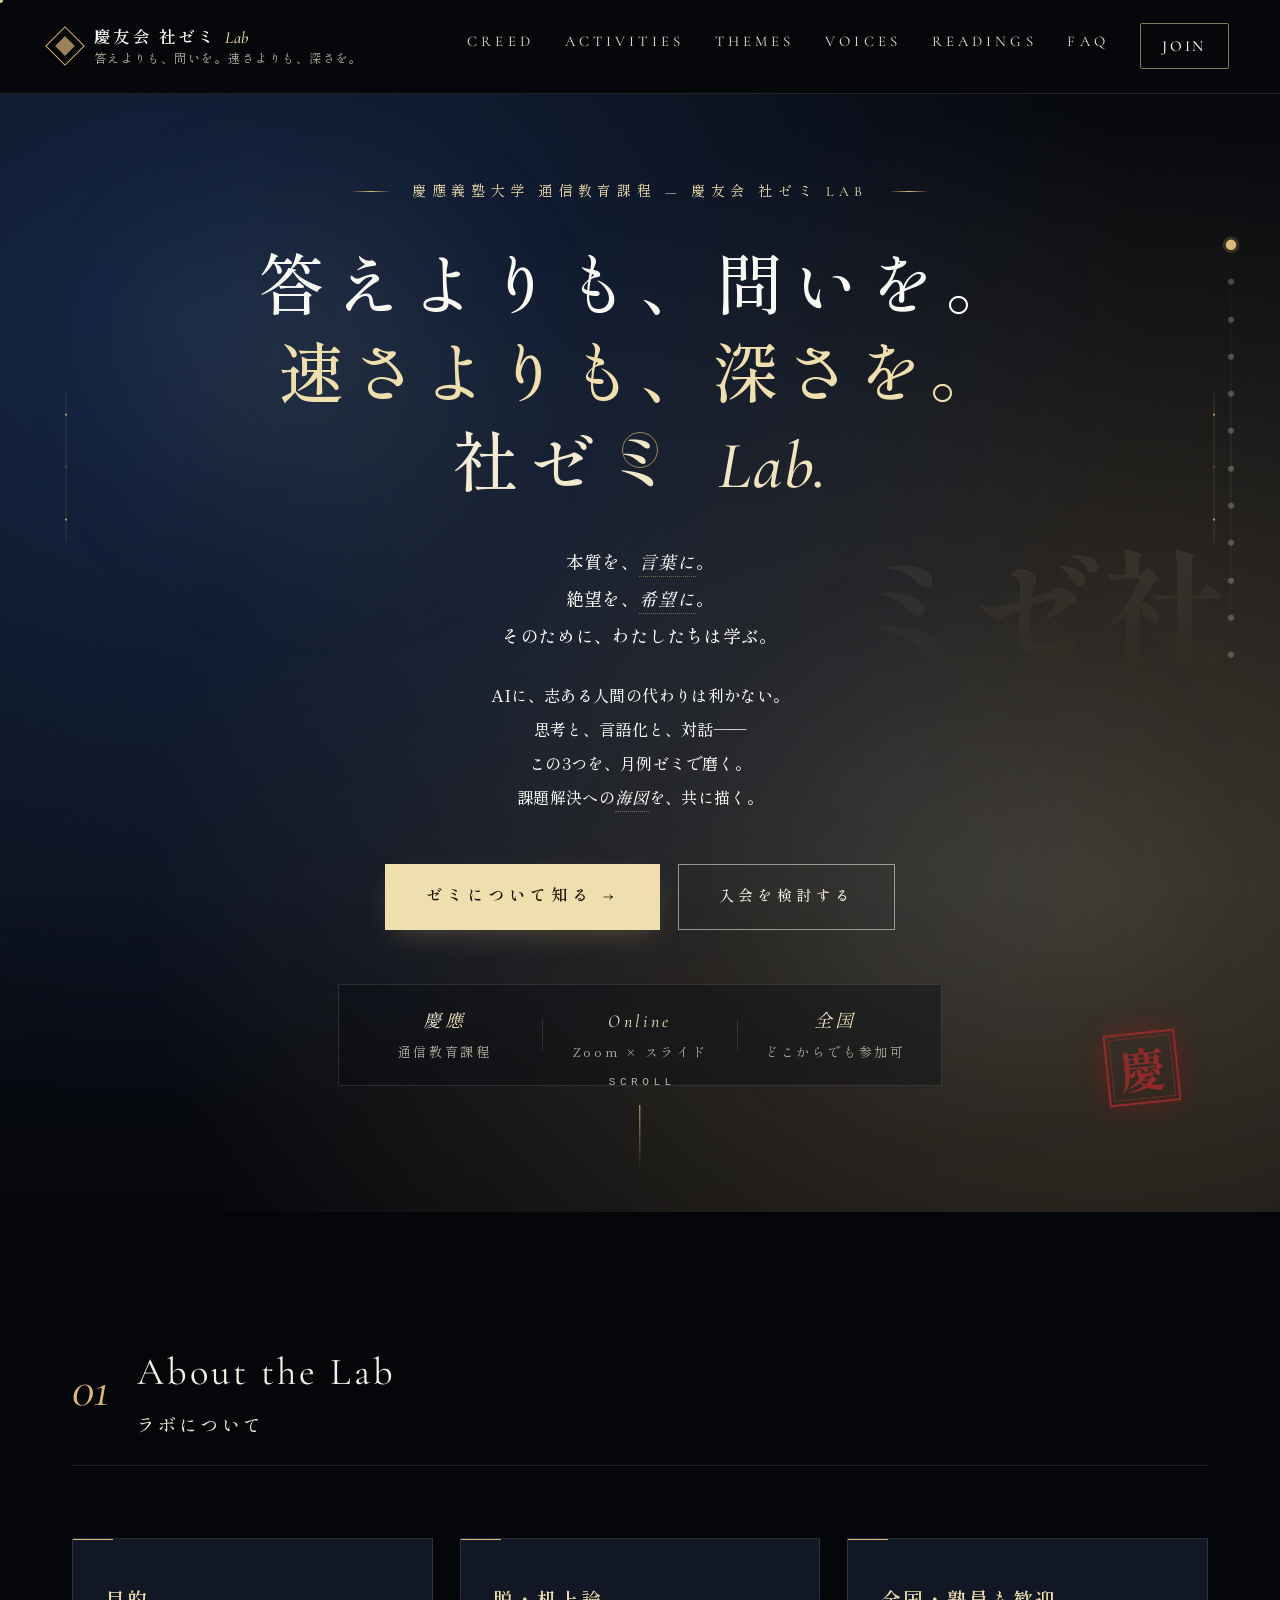
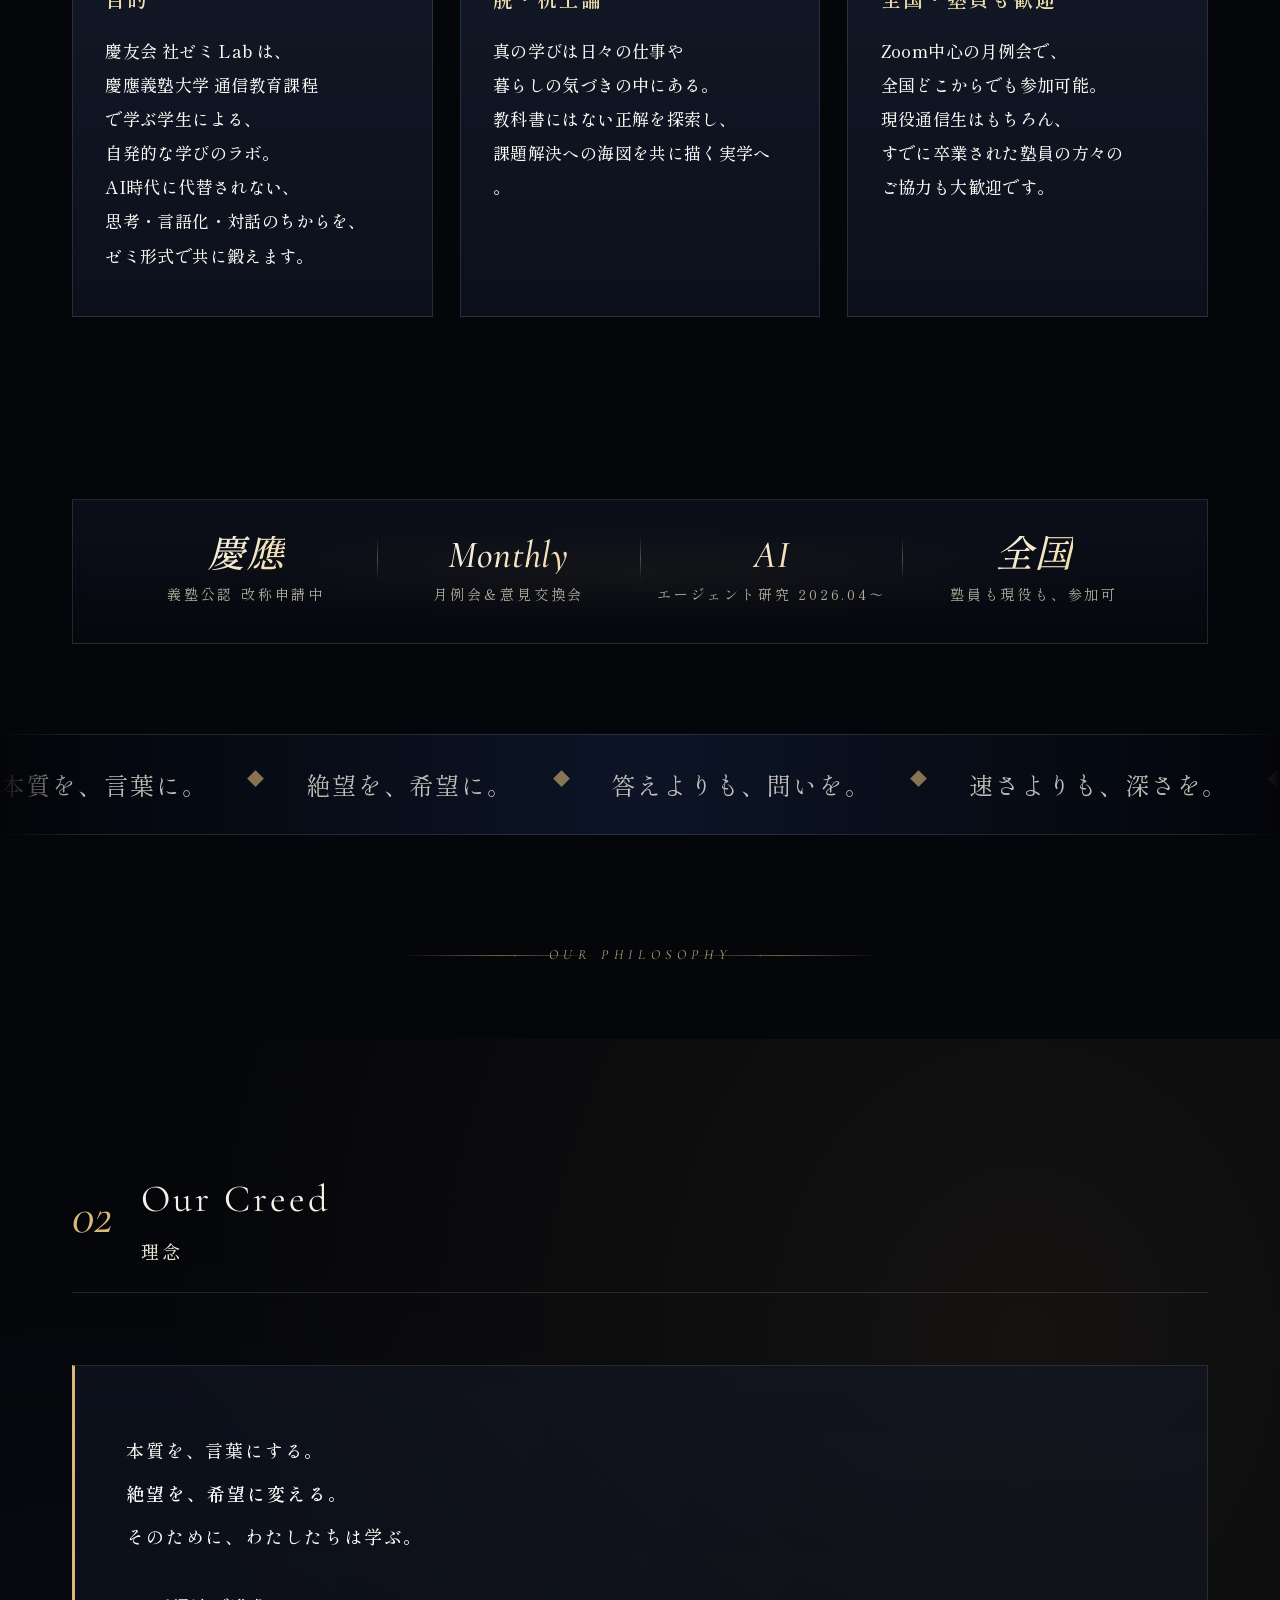
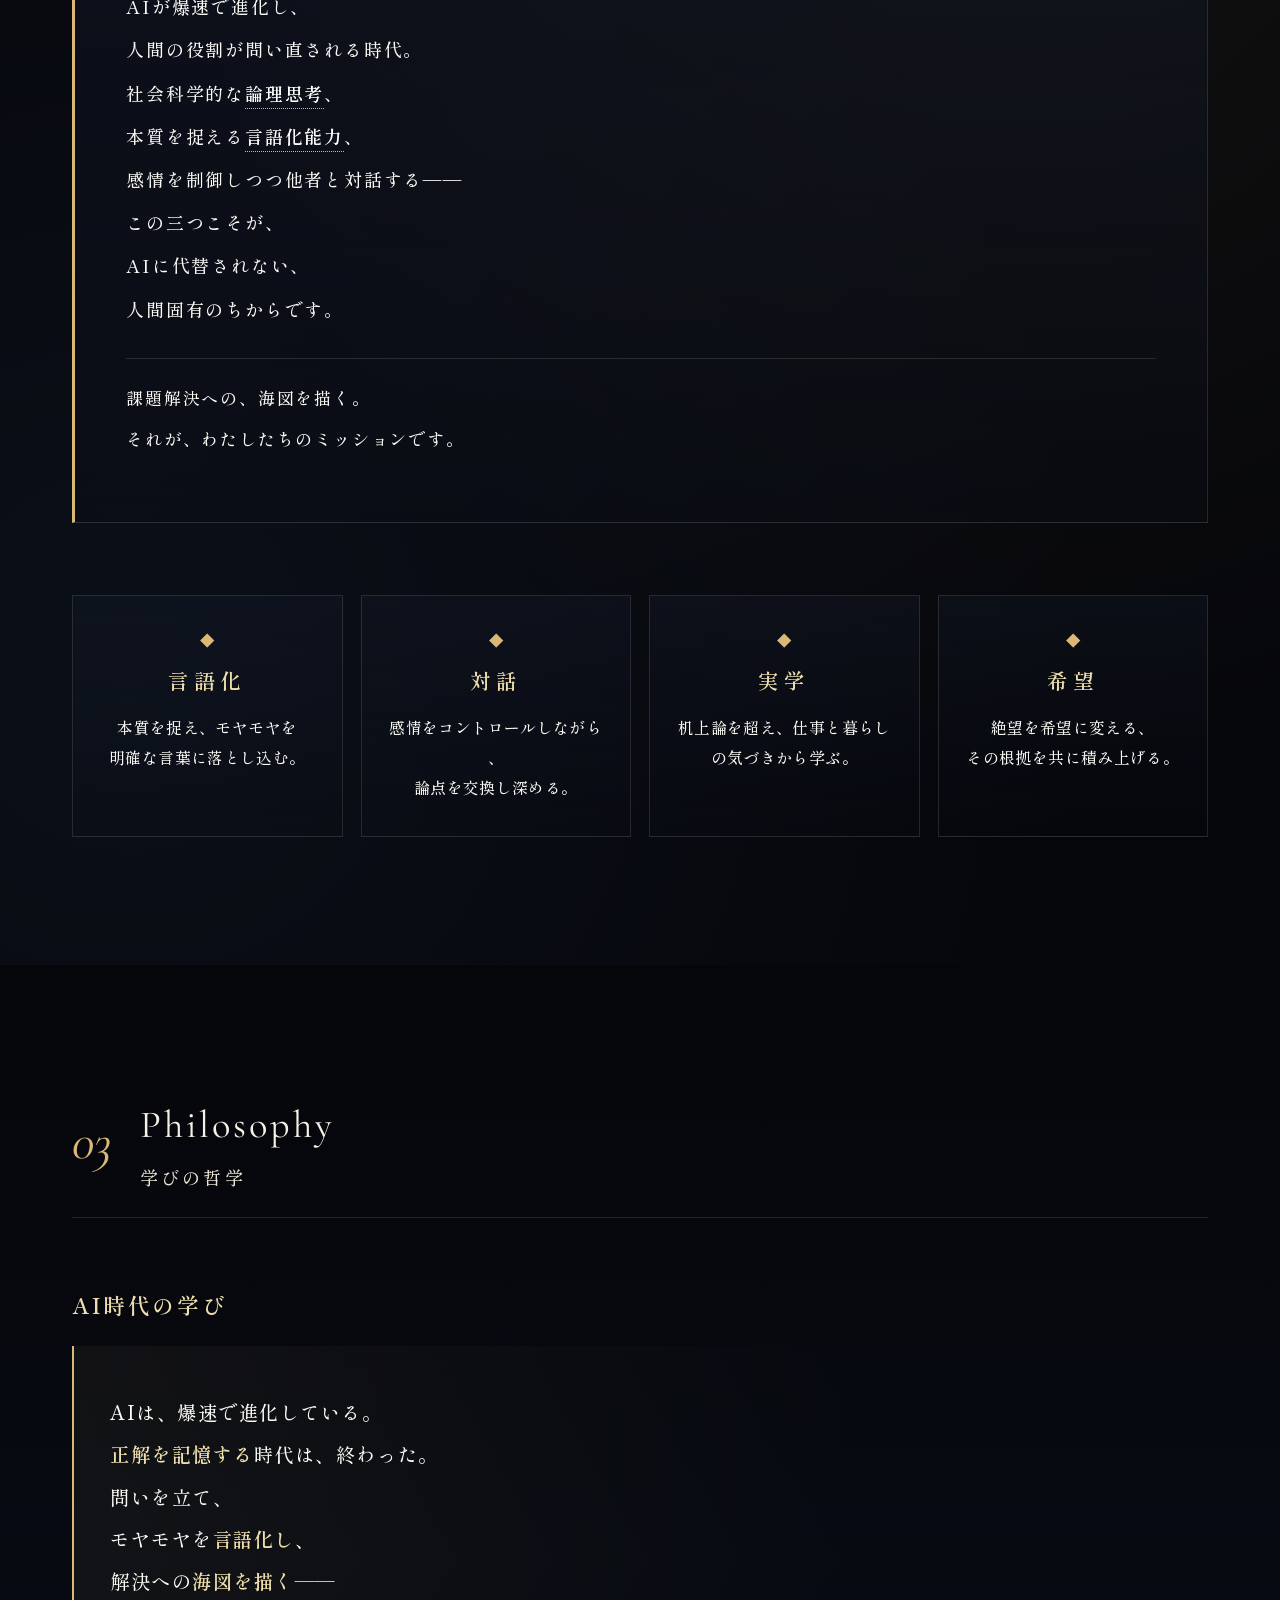
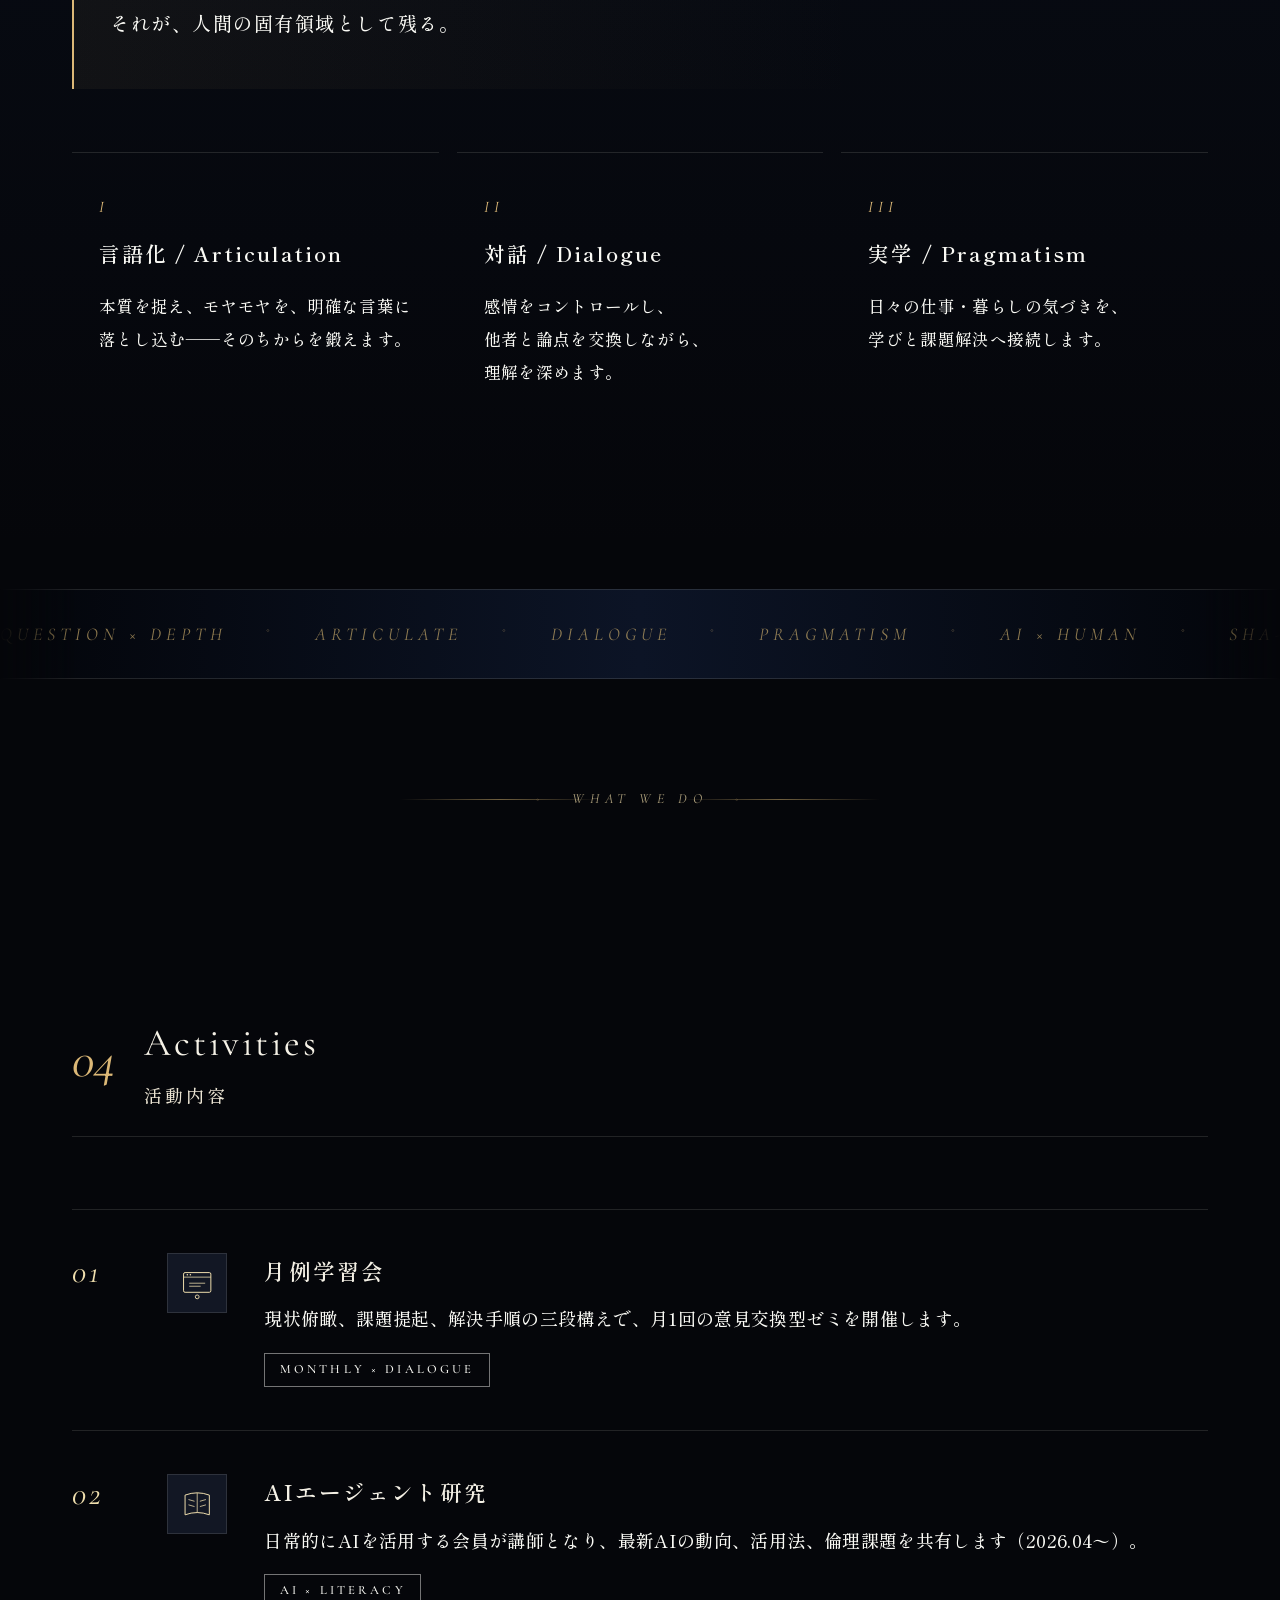
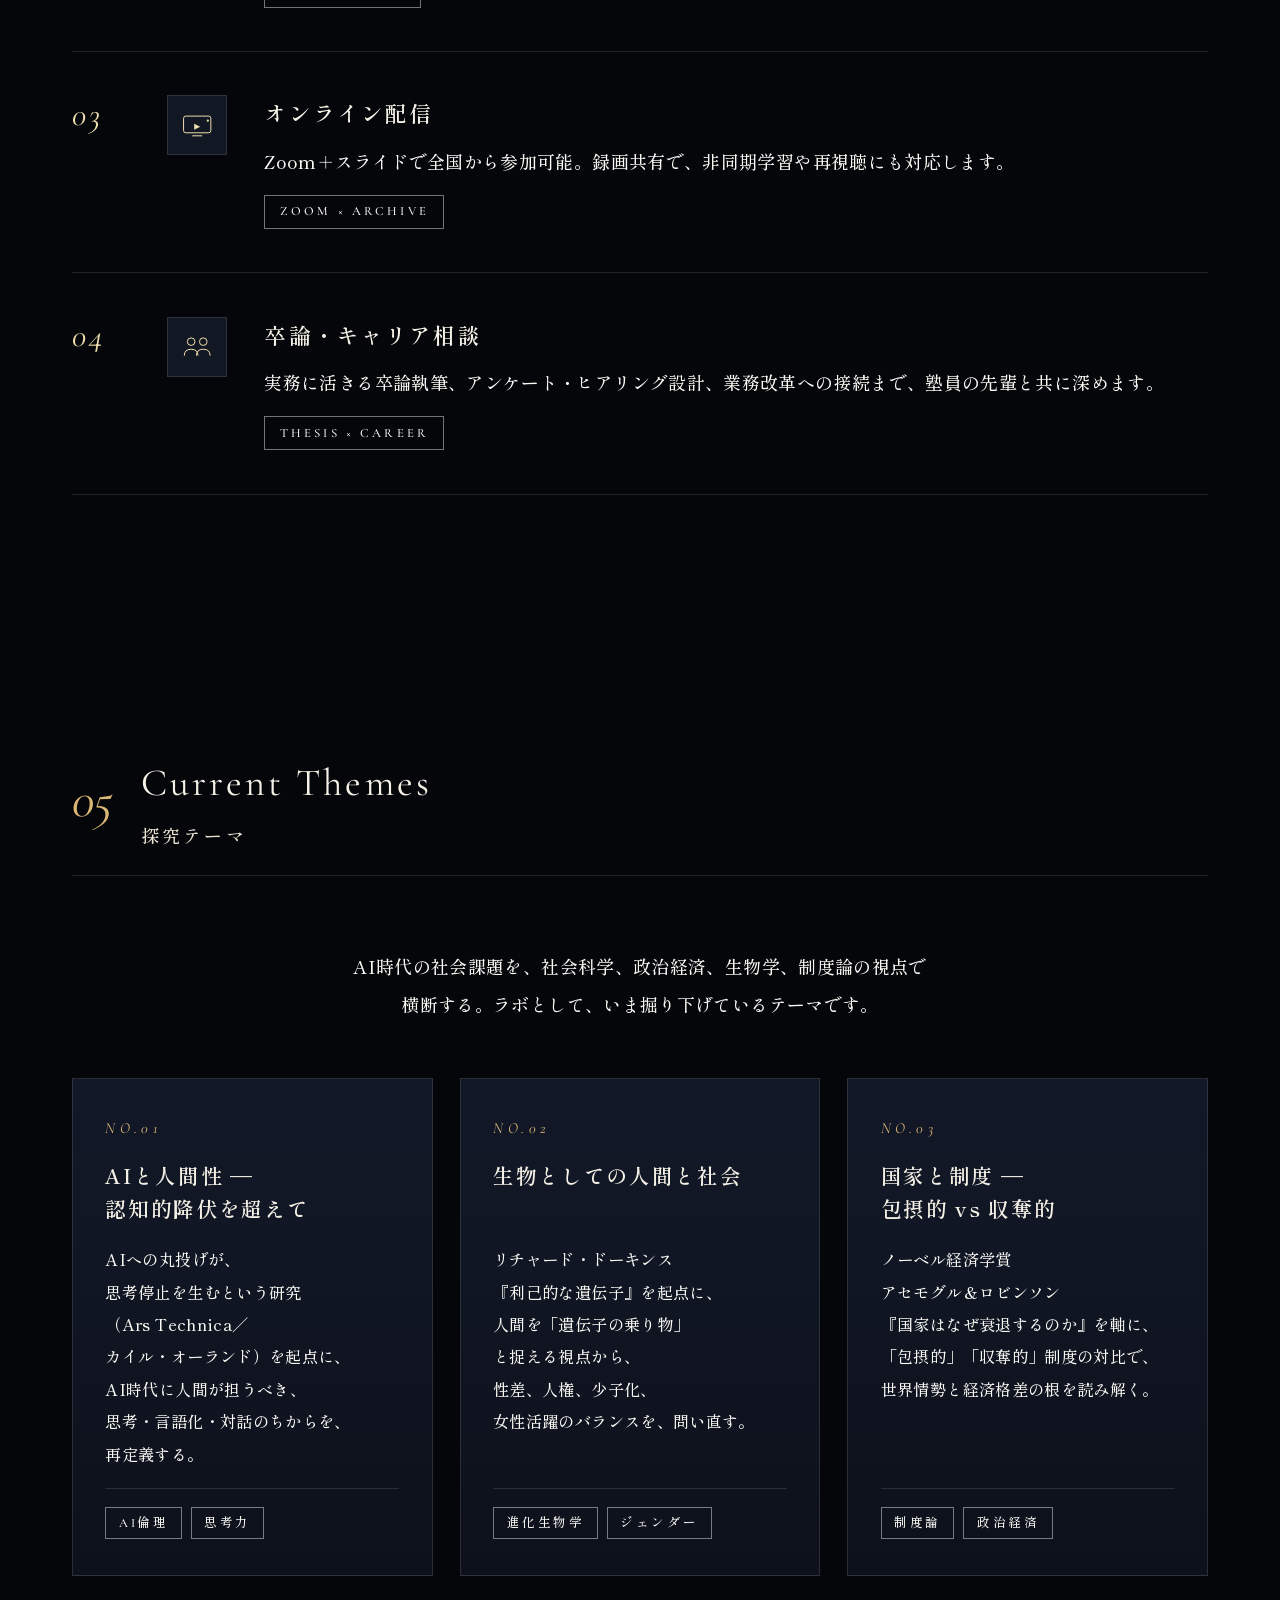
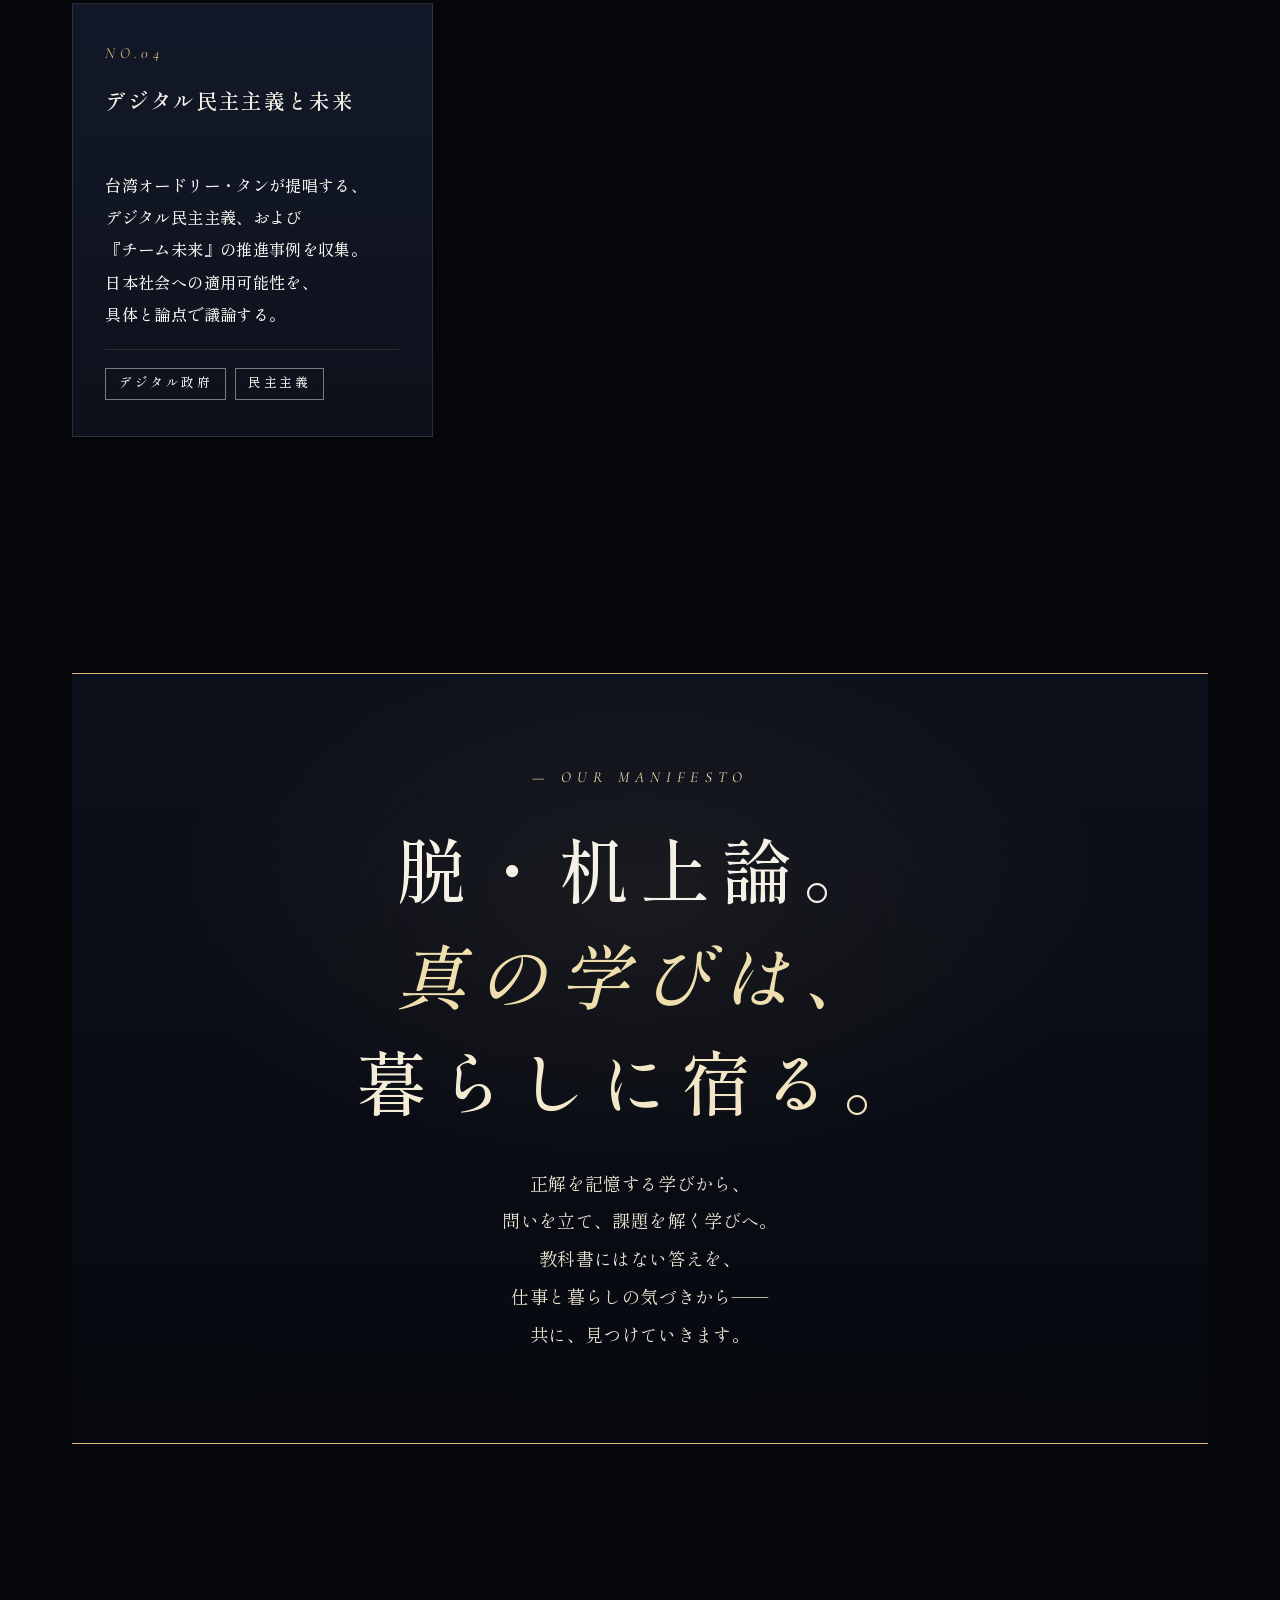
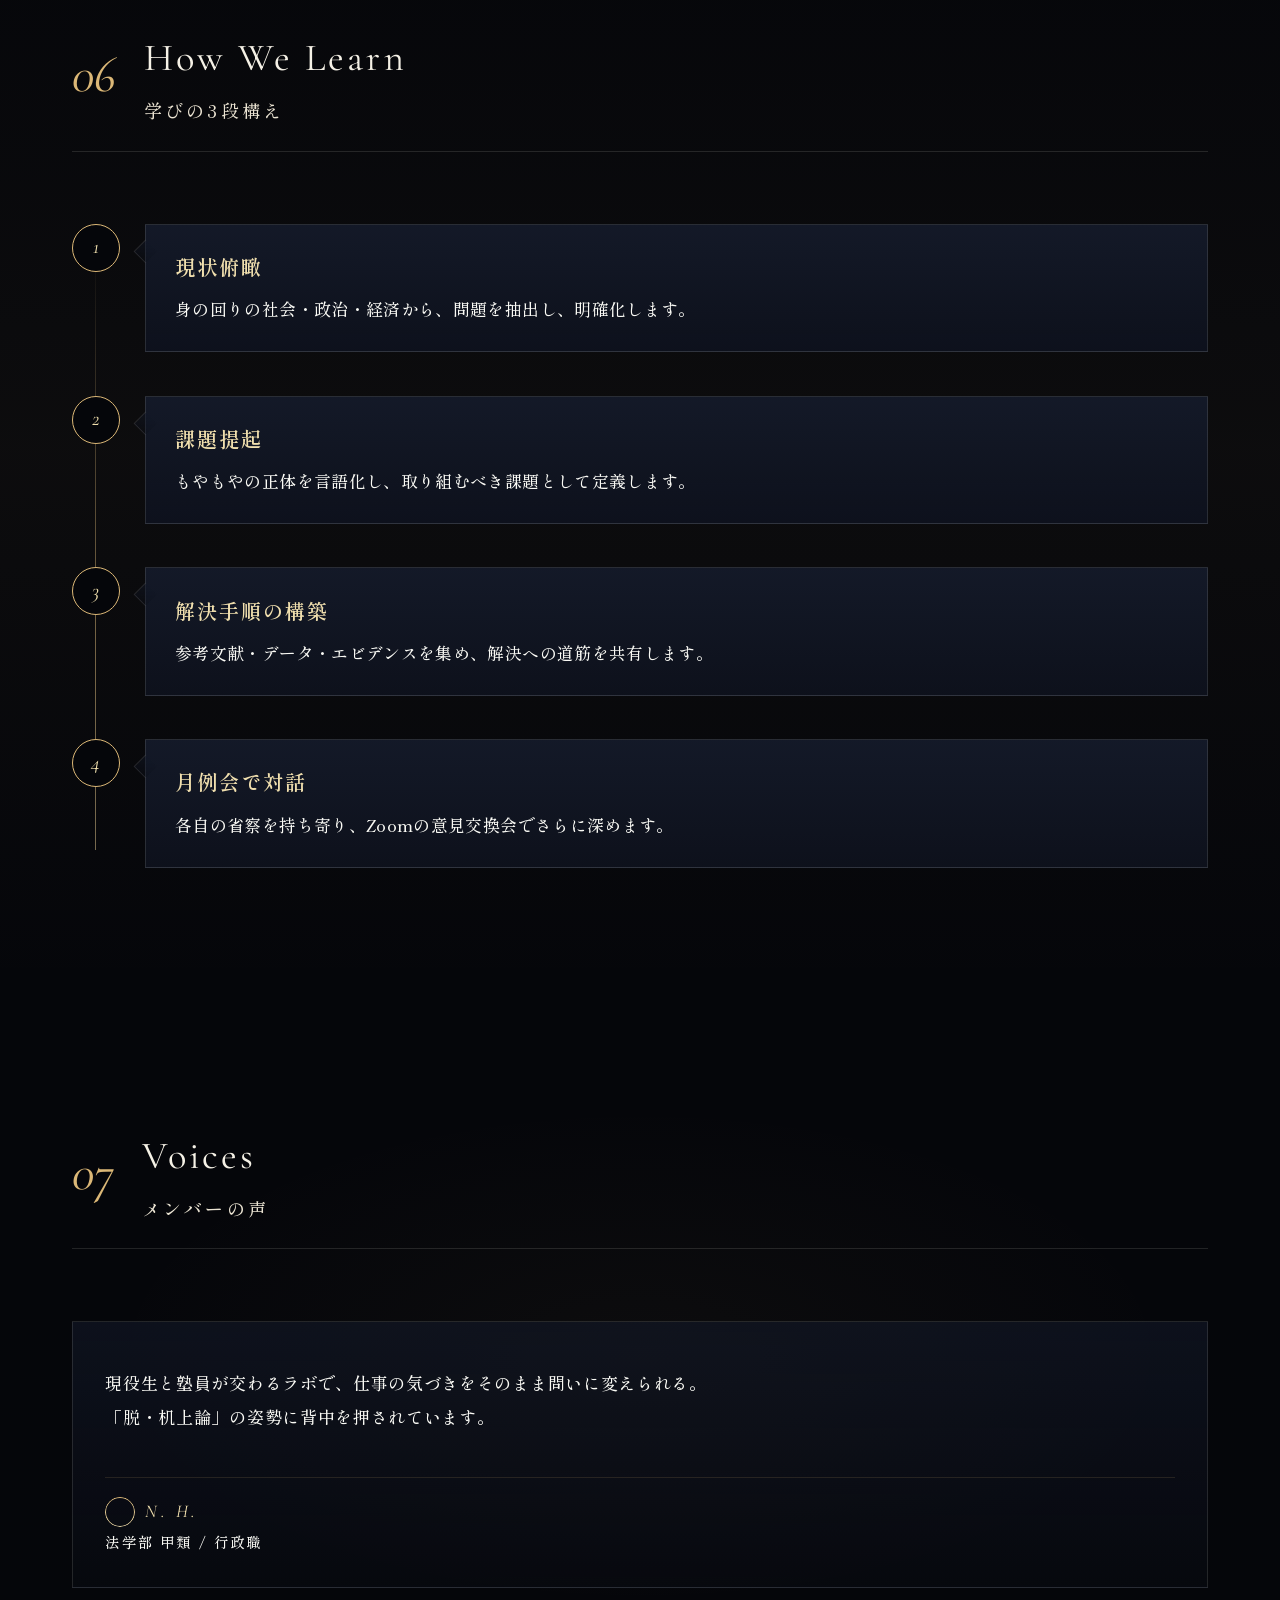
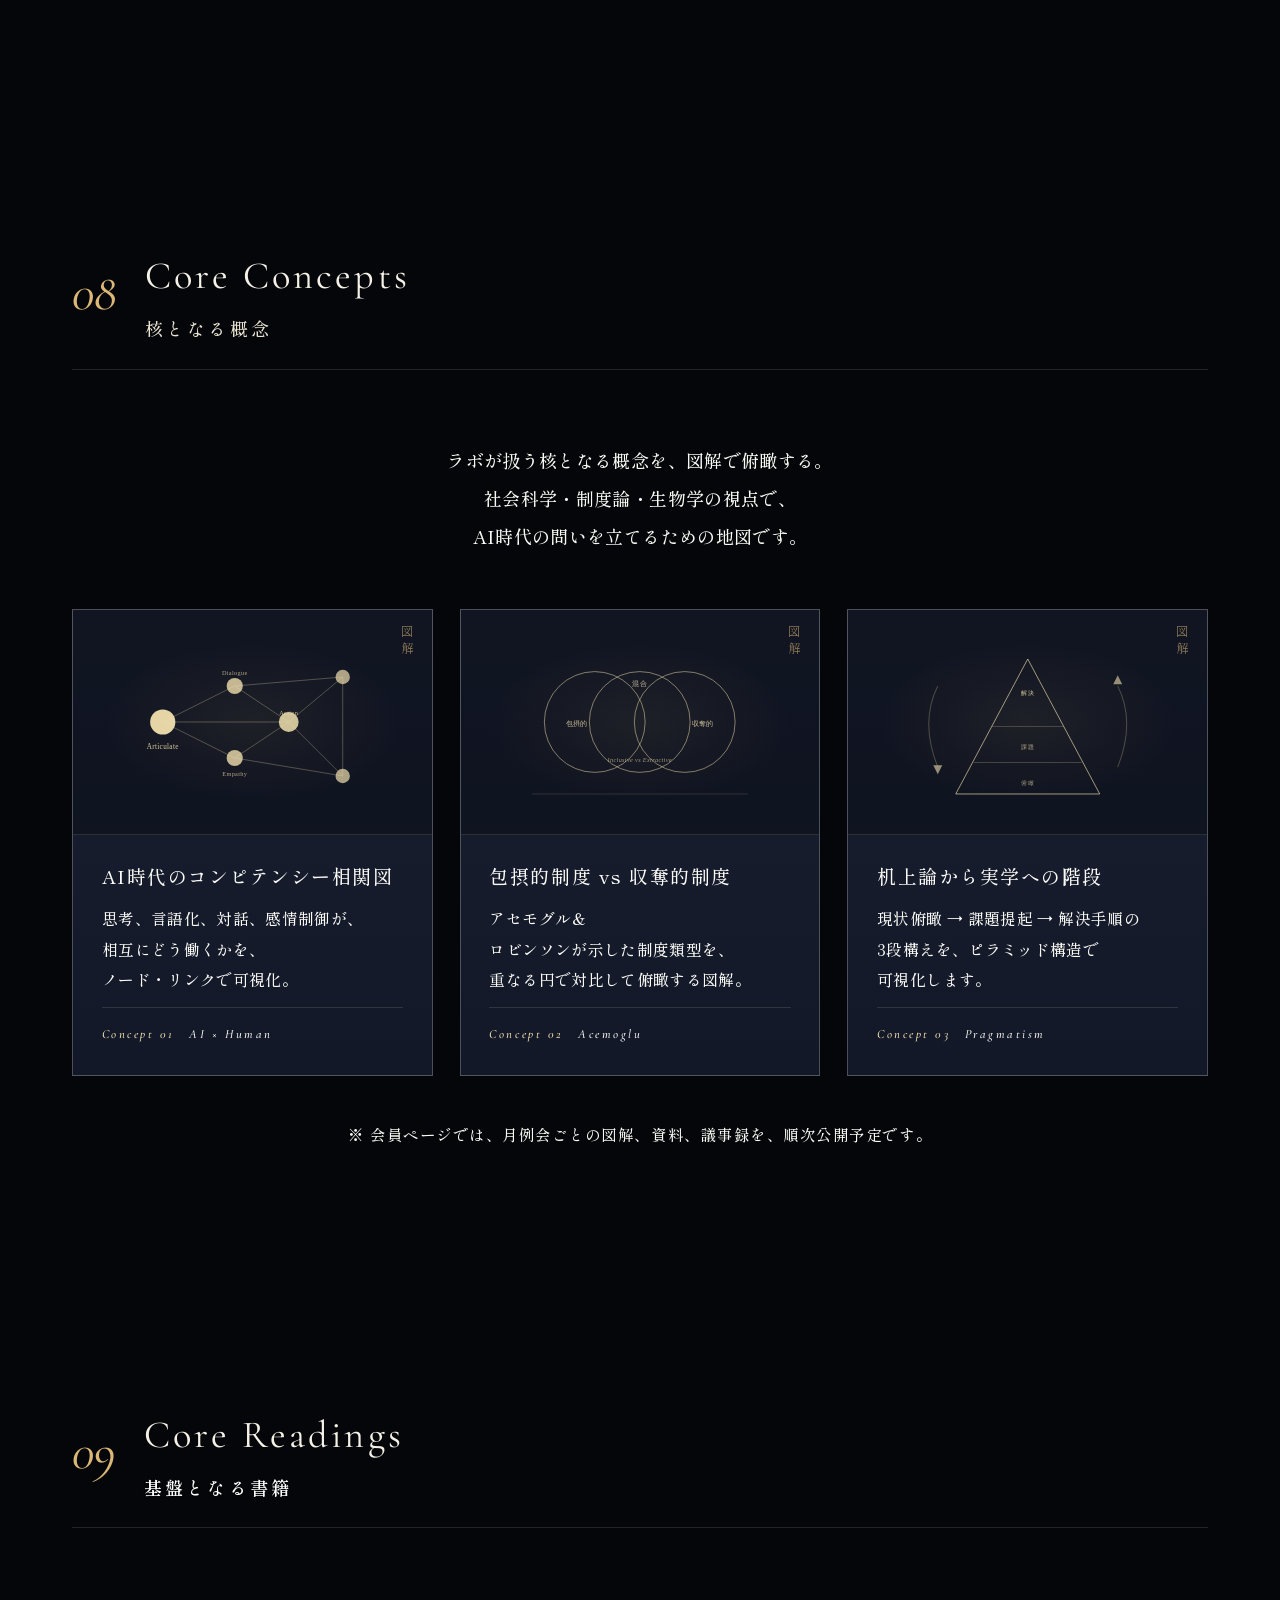
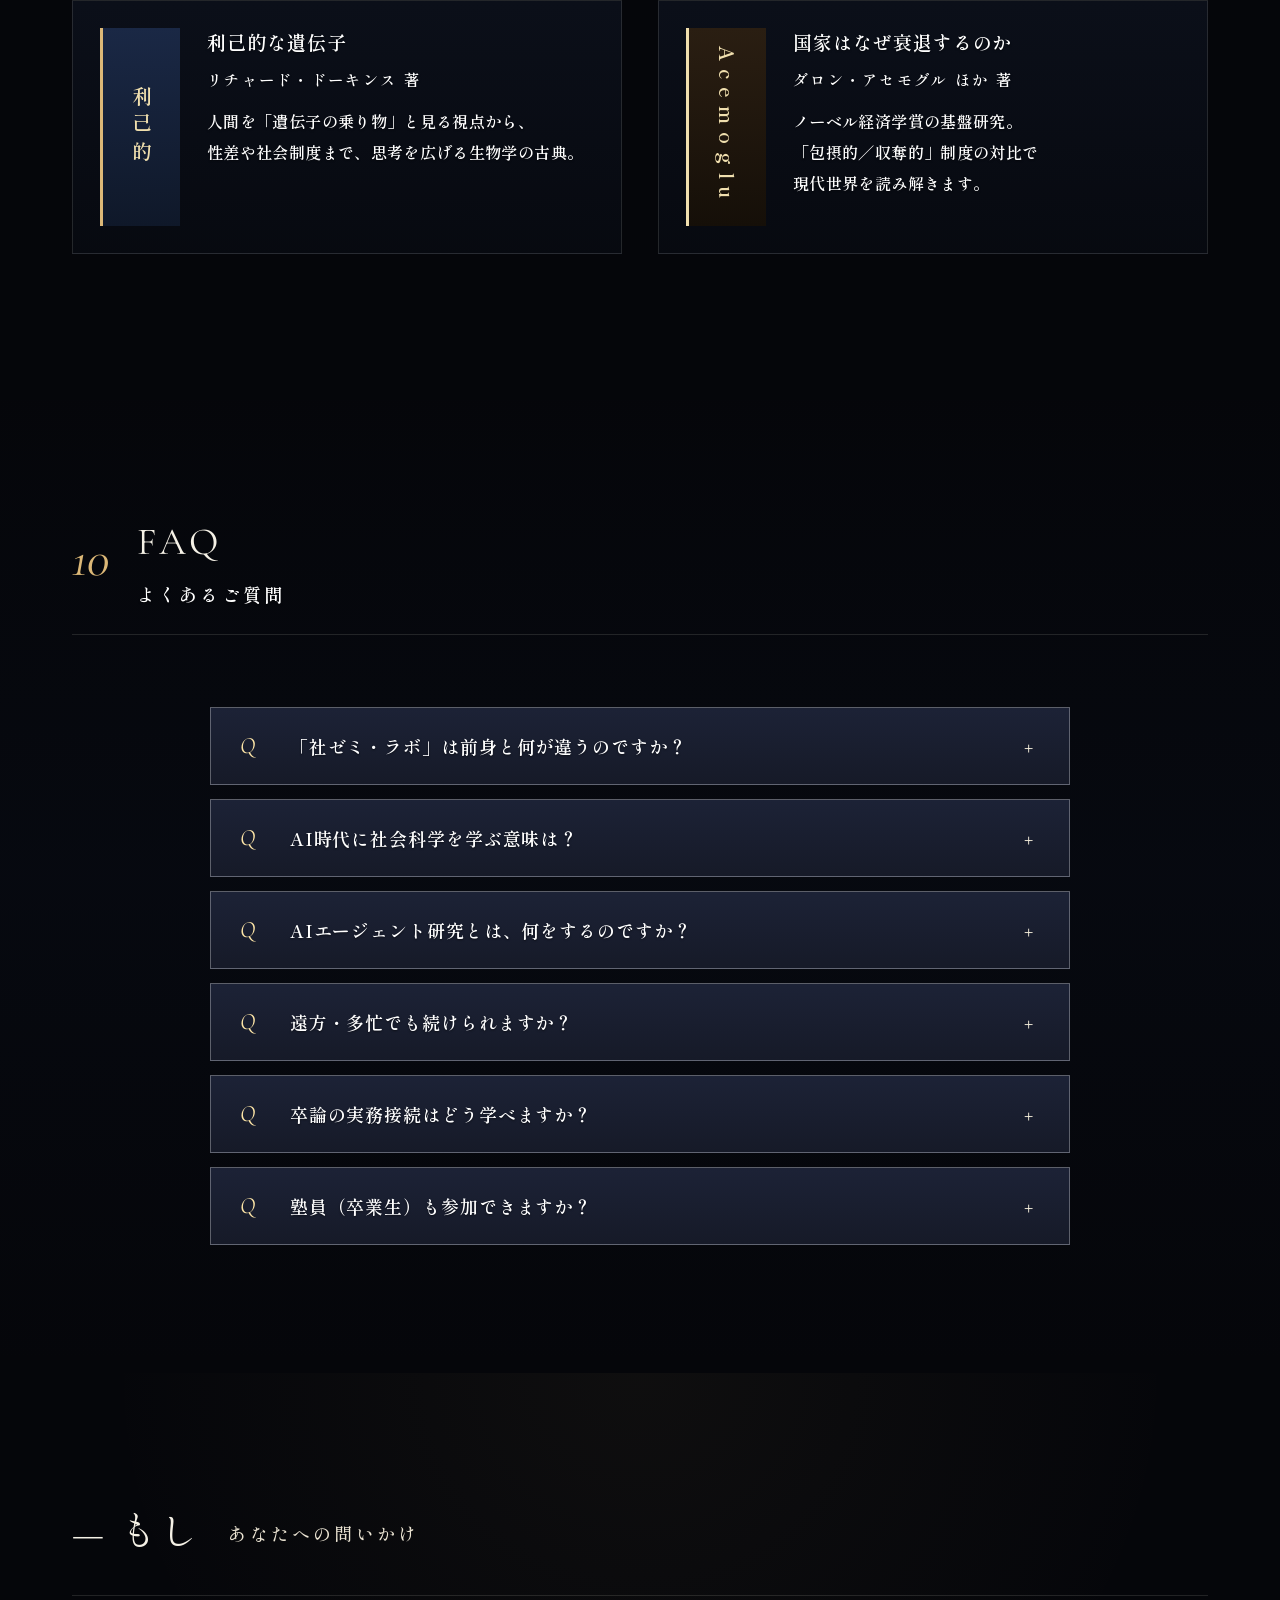
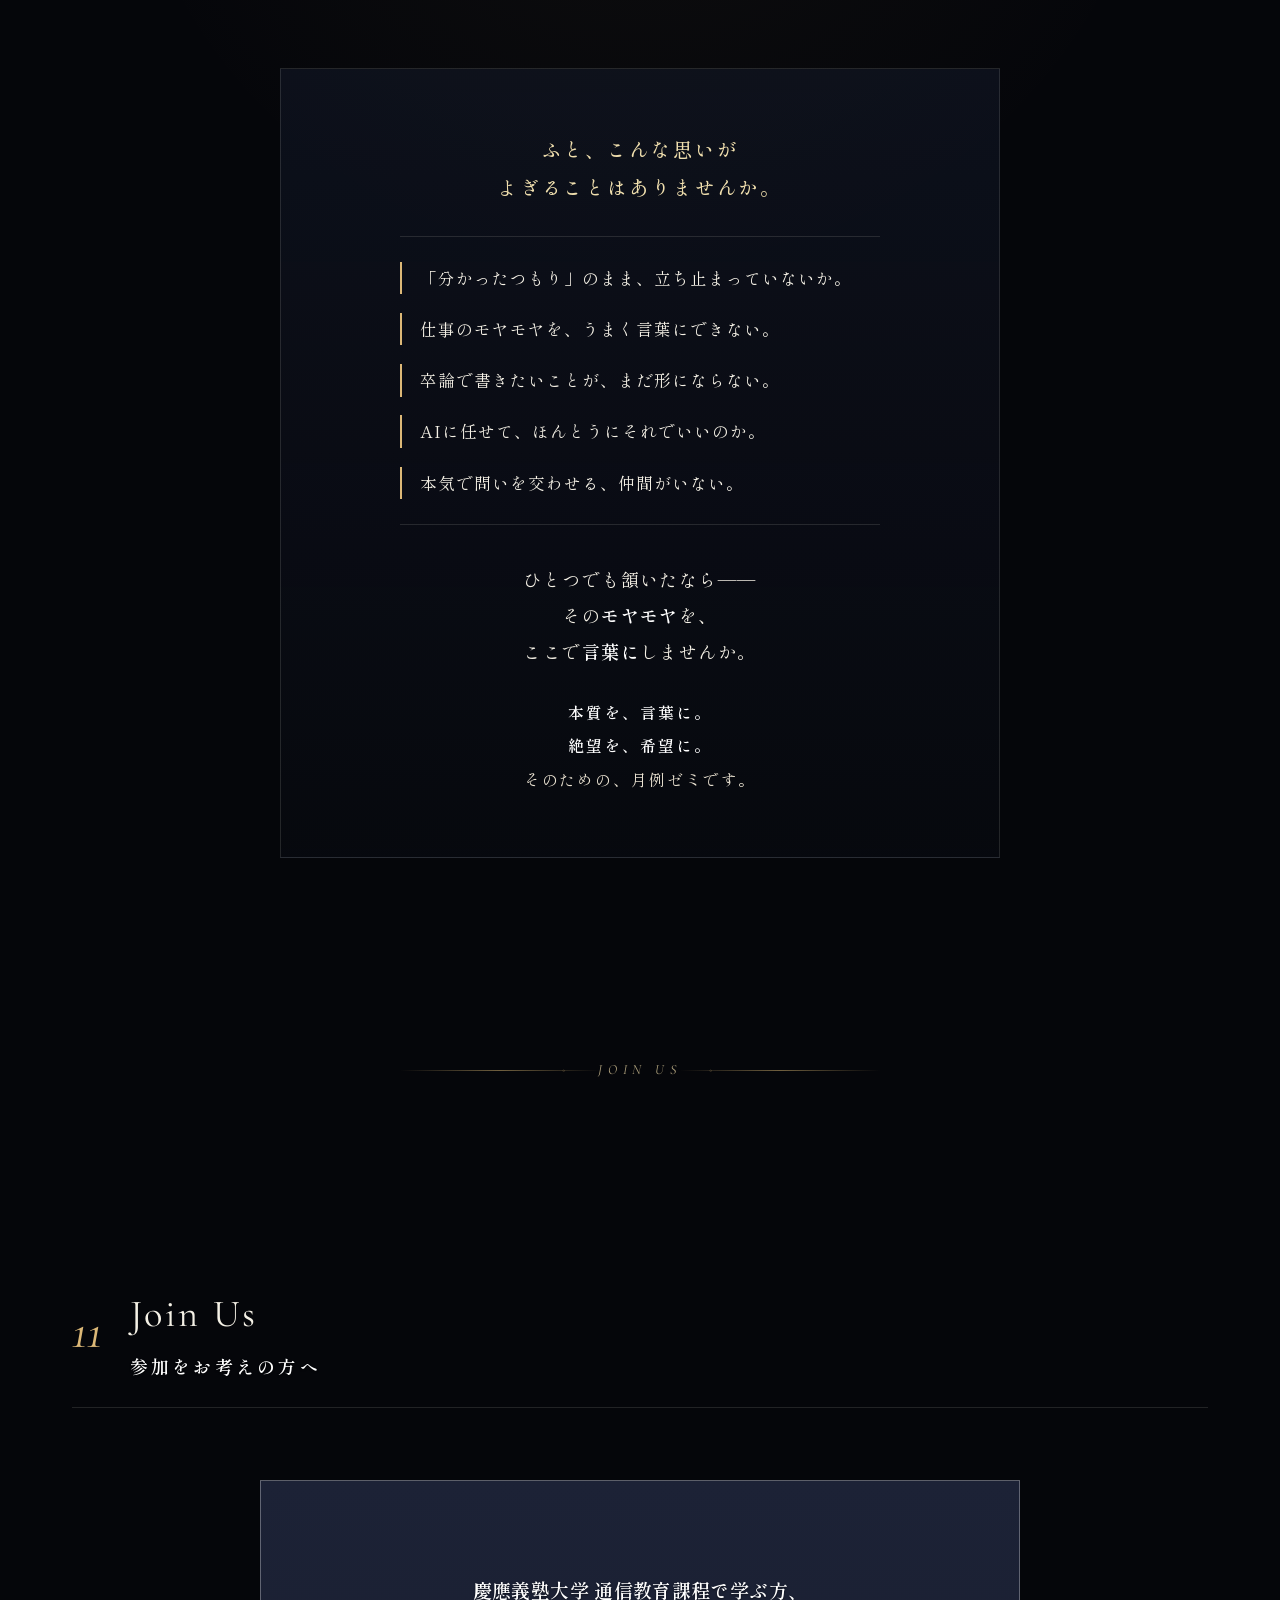
<file: index.html>
<!DOCTYPE html><html lang="ja" class="op-lock"><head><meta charset="UTF-8" /><meta name="viewport" content="width=device-width, initial-scale=1.0" /><title>慶友会 社ゼミ・ラボ — Keio Sha-Zemi Lab</title><meta name="description" content="慶友会『社ゼミ・ラボ』は、慶應義塾大学 通信教育課程の学生によるAI時代の学びのラボ。本質を言語化し、絶望を希望に変えるために、月例会型のゼミで共に学ぶ。" /><meta name="theme-color" content="#05060a" /><meta property="og:title" content="慶友会 社ゼミ・ラボ" /><meta property="og:description" content="本質を言語化し、絶望を希望に変えるために学ぶ — 慶應義塾大学 通信教育課程の学びのラボ" /><meta property="og:type" content="website" /><meta property="og:url" content="https://keiyukai-shazemi-lab.com/" /><meta name="twitter:card" content="summary_large_image" /><meta name="twitter:title" content="慶友会 社ゼミ・ラボ" /><meta name="twitter:description" content="本質を言語化し、絶望を希望に変えるために学ぶ — 慶應義塾大学 通信教育課程の学びのラボ" /><link rel="icon" type="image/svg+xml" href="assets/favicon.svg" /><link rel="manifest" href="manifest.webmanifest" /><meta name="apple-mobile-web-app-capable" content="yes" /><meta name="apple-mobile-web-app-title" content="社ゼミ・ラボ" /><meta name="apple-mobile-web-app-status-bar-style" content="black-translucent" /><meta http-equiv="Cache-Control" content="no-cache, no-store, must-revalidate" /><meta http-equiv="Pragma" content="no-cache" /><meta http-equiv="Expires" content="0" />
<style>html.op-lock,html.op-lock body{overflow:hidden !important}html.op-lock body{position:fixed !important;top:0 !important;left:0 !important;right:0 !important;bottom:0 !important;width:100% !important;height:100% !important}</style>
<script>
    // Clear ALL legacy intro-related localStorage keys so cached v28/v29
    // JS (if somehow still running) cannot skip the opening.
    try {
      localStorage.removeItem('ksoc_intro_seen_at');
      localStorage.removeItem('intro_seen');
      localStorage.removeItem('opening_seen');
      // Also mark this session as "never skip" for any cached older JS
      sessionStorage.removeItem('ksoc_intro_seen_at');
    } catch(_) {}
  </script>
<script type="application/ld+json">
  {
    "@context": "https://schema.org",
    "@type": "EducationalOrganization",
    "name": "慶友会 社ゼミ・ラボ",
    "alternateName": "Keio Sha-Zemi Lab",
    "description": "慶應義塾大学 通信教育課程で学ぶ学生による、学びのラボ。AI時代に代替されない、思考・言語化・対話のちからを、ゼミ形式で共に鍛える。",
    "url": "https://keiyukai-shazemi-lab.com/",
    "logo": "https://keiyukai-shazemi-lab.com/assets/favicon.svg",
    "parentOrganization": {
      "@type": "CollegeOrUniversity",
      "name": "慶應義塾大学 通信教育課程",
      "sameAs": "https://www.tsushin.keio.ac.jp/"
    }
  }
  </script>
<link rel="preconnect" href="https://fonts.googleapis.com" /><link rel="preconnect" href="https://fonts.gstatic.com" crossorigin /><link rel="preload" as="style" href="https://fonts.googleapis.com/css2?family=Cormorant+Garamond:ital,wght@0,400;0,500;1,400;1,500&family=Shippori+Mincho:wght@500;600;700&display=swap" /><link href="https://fonts.googleapis.com/css2?family=Cormorant+Garamond:ital,wght@0,400;0,500;1,400;1,500&family=Shippori+Mincho:wght@500;600;700&display=swap" rel="stylesheet" /><link rel="stylesheet" href="assets/css/main.css?v=136" /></head><body><a href="#main" class="skip-link">メインコンテンツへスキップ</a><div class="cursor" id="cursor" aria-hidden="true"><div class="cursor__dot"></div><div class="cursor__ring"></div></div><div id="loading" class="ld" aria-hidden="false" aria-label="ロード中"><div class="ld-vignette" aria-hidden="true"></div><div class="ld-corners" aria-hidden="true"><span class="ld-corner ld-corner-tl"></span><span class="ld-corner ld-corner-tr"></span><span class="ld-corner ld-corner-bl"></span><span class="ld-corner ld-corner-br"></span></div><div class="ld-inner"><p class="ld-eyebrow"><span>Keio · Sociology · Seminar</span></p><div class="ld-mark" aria-hidden="true"><svg viewBox="0 0 120 120" fill="none"><circle class="ld-ring" cx="60" cy="60" r="44" stroke="currentColor" stroke-width="1" /><circle class="ld-ring ld-ring-2" cx="60" cy="60" r="32" stroke="currentColor" stroke-width="0.8" /><circle cx="60" cy="60" r="3" fill="currentColor" /><line x1="60" y1="8" x2="60" y2="20" stroke="currentColor" stroke-width="0.8" /><line x1="60" y1="100" x2="60" y2="112" stroke="currentColor" stroke-width="0.8" /><line x1="8" y1="60" x2="20" y2="60" stroke="currentColor" stroke-width="0.8" /><line x1="100" y1="60" x2="112" y2="60" stroke="currentColor" stroke-width="0.8" /></svg></div><div class="ld-progress"><div class="ld-line"><div class="ld-fill" id="ld-fill"></div></div><div class="ld-meta"><span class="ld-label">Loading</span><span class="ld-count"><span id="ld-count">00</span><span class="ld-percent">%</span></span></div></div><div class="ld-dots" aria-hidden="true"><span></span><span></span><span></span><span></span><span></span></div></div></div><div class="scroll-progress" id="scroll-progress" aria-hidden="true"></div><nav class="dotnav" id="dotnav" aria-label="セクション一覧"><a href="#top" data-label="Top"><span></span></a><a href="#about" data-label="About"><span></span></a><a href="#creed" data-label="Creed"><span></span></a><a href="#philosophy" data-label="Philosophy"><span></span></a><a href="#activities" data-label="Activities"><span></span></a><a href="#themes" data-label="Themes"><span></span></a><a href="#process" data-label="Process"><span></span></a><a href="#voices" data-label="Voices"><span></span></a><a href="#resources" data-label="Resources"><span></span></a><a href="#readings" data-label="Readings"><span></span></a><a href="#faq" data-label="FAQ"><span></span></a><a href="#contact" data-label="Contact"><span></span></a></nav><div id="site" class="site" aria-hidden="true"><a id="main" tabindex="-1" class="sr-only">メインコンテンツ</a><header class="nav"><a href="#top" class="nav__brand"><span class="nav__brand-mark" aria-hidden="true"></span><span class="nav__brand-text"><span class="nav__brand-jp">慶友会 社ゼミ <em>Lab</em></span><span class="nav__brand-tagline">答えよりも、問いを。速さよりも、深さを。</span></span></a><nav class="nav__links" aria-label="メインナビゲーション"><a href="#creed">Creed</a><a href="#activities">Activities</a><a href="#themes">Themes</a><a href="#voices">Voices</a><a href="#readings">Readings</a><a href="#faq">FAQ</a><a href="membership.html" class="nav__cta">Join</a></nav><button type="button" class="nav__burger" id="nav-burger" aria-label="メニューを開く" aria-expanded="false" aria-controls="nav-drawer"><span></span><span></span><span></span></button></header><div class="nav-drawer" id="nav-drawer" aria-hidden="true"><div class="nav-drawer__backdrop"></div><aside class="nav-drawer__panel" role="dialog" aria-label="モバイルメニュー"><div class="nav-drawer__header"><span class="nav-drawer__title">慶友会 社ゼミ <em>Lab</em></span><button type="button" class="nav-drawer__close" id="nav-drawer-close" aria-label="メニューを閉じる">✕</button></div><nav class="nav-drawer__links"><a href="#about" data-drawer-link>About</a><a href="#creed" data-drawer-link>Creed</a><a href="#philosophy" data-drawer-link>Philosophy</a><a href="#activities" data-drawer-link>Activities</a><a href="#themes" data-drawer-link>Themes</a><a href="#process" data-drawer-link>Process</a><a href="#voices" data-drawer-link>Voices</a><a href="#resources" data-drawer-link>Resources</a><a href="#readings" data-drawer-link>Readings</a><a href="#faq" data-drawer-link>FAQ</a><a href="#contact" data-drawer-link>Contact</a><a href="membership.html" class="nav-drawer__cta">入会申込へ</a></nav><div class="nav-drawer__foot"><p>脱・机上論</p></div></aside></div><section id="top" class="hero"><div class="hero__bg" aria-hidden="true"><div class="hero__gradient" data-parallax="0.15"></div><div class="hero__stars" data-parallax="0.25"></div><div class="hero__glow-1"></div><div class="hero__glow-2"></div></div><div class="hero__ornament hero__ornament--left" aria-hidden="true"><svg viewBox="0 0 80 400" fill="none" xmlns="http://www.w3.org/2000/svg"><line x1="40" y1="0" x2="40" y2="400" stroke="currentColor" stroke-width="1" stroke-opacity="0.4"/><circle cx="40" cy="60" r="3" fill="currentColor" fill-opacity="0.8"/><circle cx="40" cy="200" r="2" fill="currentColor" fill-opacity="0.5"/><circle cx="40" cy="340" r="3" fill="currentColor" fill-opacity="0.8"/></svg></div><div class="hero__ornament hero__ornament--right" aria-hidden="true"><svg viewBox="0 0 80 400" fill="none" xmlns="http://www.w3.org/2000/svg"><line x1="40" y1="0" x2="40" y2="400" stroke="currentColor" stroke-width="1" stroke-opacity="0.4"/><circle cx="40" cy="60" r="3" fill="currentColor" fill-opacity="0.8"/><circle cx="40" cy="200" r="2" fill="currentColor" fill-opacity="0.5"/><circle cx="40" cy="340" r="3" fill="currentColor" fill-opacity="0.8"/></svg></div><div class="hero__signature" aria-hidden="true"><span>社</span><span>ゼ</span><span>ミ</span></div><div class="hero__seal" aria-hidden="true"><span>慶</span></div><div class="hero__content"><p class="hero__eyebrow"><span class="hero__eyebrow-line"></span>
慶應義塾大学 通信教育課程 — 慶友会 社ゼミ Lab
<span class="hero__eyebrow-line"></span></p><h2 class="hero__title"><span>答えよりも、問いを。</span><span>速さよりも、深さを。</span><span class="hero__title--accent">社ゼミ <em class="hero__title--en">Lab.</em></span></h2><p class="hero__lead">本質を、<em>言葉に</em>。<br class="br-sm" />絶望を、<em>希望に</em>。<br class="br-md" />そのために、わたしたちは学ぶ。</p><p class="hero__lead hero__lead--soft">AIに、志ある人間の代わりは利かない。<br class="br-md" />思考と、言語化と、対話——<br class="br-md" />この3つを、月例ゼミで磨く。<br class="br-md" />課題解決への<em>海図</em>を、共に描く。</p><div class="hero__actions"><a href="#about" class="btn btn--primary"><span>ゼミについて知る</span><span class="btn__arrow" aria-hidden="true">→</span></a><a href="membership.html" class="btn btn--ghost"><span>入会を検討する</span></a></div><div class="hero__metrics" aria-hidden="true"><div class="metric"><span class="metric__num">慶應</span><span class="metric__label">通信教育課程</span></div><div class="metric__divider"></div><div class="metric"><span class="metric__num">Online</span><span class="metric__label">Zoom × スライド</span></div><div class="metric__divider"></div><div class="metric"><span class="metric__num">全国</span><span class="metric__label">どこからでも参加可</span></div></div></div><div class="hero__scroll" aria-hidden="true"><span>SCROLL</span><span class="hero__scroll-line"></span></div></section><section id="about" class="section section--about"><div class="section__header"><span class="section__num">01</span><h3 class="section__title">About the Lab</h3><p class="section__subtitle">ラボについて</p></div><div class="about__grid"><div class="about__card"><h4>目的</h4><p>慶友会 社ゼミ Lab は、<br />慶應義塾大学 通信教育課程<br />で学ぶ学生による、<br />自発的な学びのラボ。<br />AI時代に代替されない、<br />思考・言語化・対話のちからを、<br />ゼミ形式で共に鍛えます。</p></div><div class="about__card"><h4>脱・机上論</h4><p>真の学びは日々の仕事や<br />暮らしの気づきの中にある。<br />教科書にはない正解を探索し、<br />課題解決への海図を共に描く実学へ。</p></div><div class="about__card"><h4>全国・塾員も歓迎</h4><p>Zoom中心の月例会で、<br />全国どこからでも参加可能。<br />現役通信生はもちろん、<br />すでに卒業された塾員の方々の<br />ご協力も大歓迎です。</p></div></div></section><section id="facts" class="facts"><div class="facts__inner"><div class="facts__item"><span class="facts__num">慶應</span><span class="facts__label">義塾公認 改称申請中</span></div><div class="facts__divider"></div><div class="facts__item"><span class="facts__num">Monthly</span><span class="facts__label">月例会＆意見交換会</span></div><div class="facts__divider"></div><div class="facts__item"><span class="facts__num">AI</span><span class="facts__label">エージェント研究 2026.04〜</span></div><div class="facts__divider"></div><div class="facts__item"><span class="facts__num">全国</span><span class="facts__label">塾員も現役も、参加可</span></div></div></section><div class="marquee" aria-hidden="true"><div class="marquee__track"><span class="marquee__w">本質を、言葉に。</span><span class="marquee__d">◆</span><span class="marquee__w">絶望を、希望に。</span><span class="marquee__d">◆</span><span class="marquee__w">答えよりも、問いを。</span><span class="marquee__d">◆</span><span class="marquee__w">速さよりも、深さを。</span><span class="marquee__d">◆</span><span class="marquee__w">脱・机上論。</span><span class="marquee__d">◆</span><span class="marquee__w">AIに、志ある人間の代わりは利かない。</span><span class="marquee__d">◆</span><span class="marquee__w">課題解決への海図を、描く。</span><span class="marquee__d">◆</span><span class="marquee__w">本質を、言葉に。</span><span class="marquee__d">◆</span><span class="marquee__w">絶望を、希望に。</span><span class="marquee__d">◆</span><span class="marquee__w">答えよりも、問いを。</span><span class="marquee__d">◆</span><span class="marquee__w">速さよりも、深さを。</span><span class="marquee__d">◆</span><span class="marquee__w">脱・机上論。</span><span class="marquee__d">◆</span><span class="marquee__w">AIに、志ある人間の代わりは利かない。</span><span class="marquee__d">◆</span><span class="marquee__w">課題解決への海図を、描く。</span><span class="marquee__d">◆</span></div></div><div class="section-divider" aria-hidden="true"><span class="section-divider__mark">Our Philosophy</span></div><section id="creed" class="section section--creed"><div class="section__header"><span class="section__num">02</span><h3 class="section__title">Our Creed</h3><p class="section__subtitle">理念</p></div><div class="creed__body"><blockquote class="creed__statement"><p>本質を、言葉にする。<br class="br-md" /><em>絶望を、希望に変える</em>。<br class="br-md" />そのために、わたしたちは学ぶ。</p><p>AIが爆速で進化し、<br class="br-md" />人間の役割が問い直される時代。<br class="br-md" />社会科学的な<strong>論理思考</strong>、<br class="br-sm" />本質を捉える<strong>言語化能力</strong>、<br class="br-md" />感情を制御しつつ他者と対話する——<br class="br-md" />この三つこそが、<br class="br-sm" />AIに代替されない、<br class="br-sm" />人間固有のちからです。</p><p class="creed__sign">課題解決への、海図を描く。<br class="br-md" />それが、わたしたちのミッションです。</p></blockquote><div class="creed__values"><div class="value"><span class="value__mark" aria-hidden="true">◆</span><h5>言語化</h5><p>本質を捉え、モヤモヤを<br />明確な言葉に落とし込む。</p></div><div class="value"><span class="value__mark" aria-hidden="true">◆</span><h5>対話</h5><p>感情をコントロールしながら、<br /><br class="br-mobile" />論点を交換し深める。</p></div><div class="value"><span class="value__mark" aria-hidden="true">◆</span><h5>実学</h5><p>机上論を超え、仕事と暮らし<br />の気づきから学ぶ。</p></div><div class="value"><span class="value__mark" aria-hidden="true">◆</span><h5>希望</h5><p>絶望を希望に変える、<br />その根拠を共に積み上げる。</p></div></div></div></section><section id="philosophy" class="section section--philosophy"><div class="section__header"><span class="section__num">03</span><h3 class="section__title">Philosophy</h3><p class="section__subtitle">学びの哲学</p></div><div class="philosophy__aside" aria-hidden="true"></div><div class="philosophy__body"><h4 class="philosophy__heading">AI時代の学び</h4><blockquote class="philosophy__quote">AIは、爆速で進化している。<br class="br-md" /><em>正解を記憶する</em>時代は、終わった。<br class="br-md" />問いを立て、<br class="br-sm" />モヤモヤを<em>言語化し</em>、<br class="br-md" />解決への<em>海図を描く</em>——<br class="br-md" />それが、人間の固有領域として残る。</blockquote><div class="philosophy__pillars"><div class="pillar"><span class="pillar__num">I</span><h5>言語化 / Articulation</h5><p>本質を捉え、モヤモヤを、明確な言葉に<br />落とし込む——そのちからを鍛えます。</p></div><div class="pillar"><span class="pillar__num">II</span><h5>対話 / Dialogue</h5><p>感情をコントロールし、<br />他者と論点を交換しながら、<br />理解を深めます。</p></div><div class="pillar"><span class="pillar__num">III</span><h5>実学 / Pragmatism</h5><p>日々の仕事・暮らしの気づきを、<br />学びと課題解決へ接続します。</p></div></div></div></section><div class="marquee marquee--rev" aria-hidden="true"><div class="marquee__track"><span class="marquee__w">QUESTION × DEPTH</span><span class="marquee__d">◇</span><span class="marquee__w">ARTICULATE</span><span class="marquee__d">◇</span><span class="marquee__w">DIALOGUE</span><span class="marquee__d">◇</span><span class="marquee__w">PRAGMATISM</span><span class="marquee__d">◇</span><span class="marquee__w">AI × HUMAN</span><span class="marquee__d">◇</span><span class="marquee__w">SHA-ZEMI LAB</span><span class="marquee__d">◇</span><span class="marquee__w">QUESTION × DEPTH</span><span class="marquee__d">◇</span><span class="marquee__w">ARTICULATE</span><span class="marquee__d">◇</span><span class="marquee__w">DIALOGUE</span><span class="marquee__d">◇</span><span class="marquee__w">PRAGMATISM</span><span class="marquee__d">◇</span><span class="marquee__w">AI × HUMAN</span><span class="marquee__d">◇</span><span class="marquee__w">SHA-ZEMI LAB</span><span class="marquee__d">◇</span></div></div><div class="section-divider" aria-hidden="true"><span class="section-divider__mark">What We Do</span></div><section id="activities" class="section section--activities"><div class="section__header"><span class="section__num">04</span><h3 class="section__title">Activities</h3><p class="section__subtitle">活動内容</p></div><ul class="activities__list"><li class="activity"><span class="activity__index">01</span><div class="activity__icon" aria-hidden="true"><svg viewBox="0 0 48 48" fill="none" xmlns="http://www.w3.org/2000/svg"><rect x="6" y="10" width="36" height="26" rx="2" stroke="currentColor" stroke-width="1.3"/><path d="M6 16 L42 16" stroke="currentColor" stroke-width="1"/><circle cx="11" cy="13" r="1" fill="currentColor"/><circle cx="15" cy="13" r="1" fill="currentColor"/><path d="M14 24 L34 24 M14 28 L28 28" stroke="currentColor" stroke-width="1" stroke-linecap="round"/><circle cx="24" cy="42" r="2.5" stroke="currentColor" stroke-width="1.2"/></svg></div><div class="activity__body"><h5>月例学習会</h5><p>現状俯瞰、課題提起、解決手順の三段構えで、月1回の意見交換型ゼミを開催します。</p><span class="activity__tag">Monthly × Dialogue</span></div></li><li class="activity"><span class="activity__index">02</span><div class="activity__icon" aria-hidden="true"><svg viewBox="0 0 48 48" fill="none" xmlns="http://www.w3.org/2000/svg"><path d="M8 12 Q24 6 40 12 L40 38 Q24 32 8 38 Z" stroke="currentColor" stroke-width="1.3"/><path d="M24 9 L24 35" stroke="currentColor" stroke-width="1"/><path d="M13 18 L20 20 M28 20 L35 18" stroke="currentColor" stroke-width="1" stroke-linecap="round"/><path d="M13 25 L20 27 M28 27 L35 25" stroke="currentColor" stroke-width="1" stroke-linecap="round"/></svg></div><div class="activity__body"><h5>AIエージェント研究</h5><p>日常的にAIを活用する会員が講師となり、最新AIの動向、活用法、倫理課題を共有します（2026.04〜）。</p><span class="activity__tag">AI × Literacy</span></div></li><li class="activity"><span class="activity__index">03</span><div class="activity__icon" aria-hidden="true"><svg viewBox="0 0 48 48" fill="none" xmlns="http://www.w3.org/2000/svg"><rect x="6" y="12" width="36" height="22" rx="3" stroke="currentColor" stroke-width="1.3"/><path d="M20 22 L28 26 L20 30 Z" fill="currentColor"/><path d="M18 38 L30 38" stroke="currentColor" stroke-width="1.3" stroke-linecap="round"/><circle cx="38" cy="18" r="1.5" fill="currentColor"/></svg></div><div class="activity__body"><h5>オンライン配信</h5><p>Zoom＋スライドで全国から参加可能。録画共有で、非同期学習や再視聴にも対応します。</p><span class="activity__tag">Zoom × Archive</span></div></li><li class="activity"><span class="activity__index">04</span><div class="activity__icon" aria-hidden="true"><svg viewBox="0 0 48 48" fill="none" xmlns="http://www.w3.org/2000/svg"><circle cx="16" cy="18" r="5" stroke="currentColor" stroke-width="1.3"/><circle cx="32" cy="18" r="5" stroke="currentColor" stroke-width="1.3"/><path d="M7 36 Q7 28 16 28 Q25 28 25 36" stroke="currentColor" stroke-width="1.3" stroke-linecap="round"/><path d="M23 36 Q23 28 32 28 Q41 28 41 36" stroke="currentColor" stroke-width="1.3" stroke-linecap="round"/></svg></div><div class="activity__body"><h5>卒論・キャリア相談</h5><p>実務に活きる卒論執筆、アンケート・ヒアリング設計、業務改革への接続まで、塾員の先輩と共に深めます。</p><span class="activity__tag">Thesis × Career</span></div></li></ul></section><section id="themes" class="section section--themes"><div class="section__header"><span class="section__num">05</span><h3 class="section__title">Current Themes</h3><p class="section__subtitle">探究テーマ</p></div><div class="themes__intro"><p>AI時代の社会課題を、社会科学、政治経済、生物学、<br class="br-mobile" />制度論の視点で<br />横断する。<br class="br-mobile" />ラボとして、いま掘り下げているテーマです。</p></div><div class="themes__grid"><article class="theme"><div class="theme__num">No.01</div><h4 class="theme__title">AIと人間性 — 認知的降伏を超えて</h4><p class="theme__desc">AIへの丸投げが、<br />思考停止を生むという研究<br /><br class="br-mobile" />（Ars Technica／<br />カイル・オーランド）を起点に、<br /><br class="br-mobile" />AI時代に人間が担うべき、<br /><br class="br-mobile" />思考・言語化・対話のちからを、<br /><br class="br-mobile" />再定義する。</p><div class="theme__meta"><span class="theme__tag">AI倫理</span><span class="theme__tag">思考力</span></div></article><article class="theme"><div class="theme__num">No.02</div><h4 class="theme__title">生物としての人間と社会</h4><p class="theme__desc">リチャード・ドーキンス<br />『利己的な遺伝子』を起点に、<br />人間を「遺伝子の乗り物」<br />と捉える視点から、<br />性差、人権、少子化、<br />女性活躍のバランスを、問い直す。</p><div class="theme__meta"><span class="theme__tag">進化生物学</span><span class="theme__tag">ジェンダー</span></div></article><article class="theme"><div class="theme__num">No.03</div><h4 class="theme__title">国家と制度 — <br />包摂的&nbsp;vs&nbsp;収奪的</h4><p class="theme__desc">ノーベル経済学賞<br />アセモグル＆ロビンソン<br /><br class="br-mobile" />『国家はなぜ衰退するのか』を軸に、<br /><br class="br-mobile" />「包摂的」「収奪的」制度の対比で、<br /><br class="br-mobile" />世界情勢と経済格差の根を読み解く。</p><div class="theme__meta"><span class="theme__tag">制度論</span><span class="theme__tag">政治経済</span></div></article><article class="theme"><div class="theme__num">No.04</div><h4 class="theme__title">デジタル民主主義と未来</h4><p class="theme__desc">台湾オードリー・タンが提唱する、<br />デジタル民主主義、および<br />『チーム未来』の推進事例を収集。<br />日本社会への適用可能性を、<br />具体と論点で議論する。</p><div class="theme__meta"><span class="theme__tag">デジタル政府</span><span class="theme__tag">民主主義</span></div></article></div></section><section class="manifesto" aria-label="Manifesto"><div class="manifesto__inner"><p class="manifesto__small">— Our Manifesto</p><h2 class="manifesto__big"><span>脱・机上論。</span><span>真の学びは、</span><span>暮らしに宿る。</span></h2><p class="manifesto__sub">正解を記憶する学びから、<br class="br-md" />問いを立て、課題を解く学びへ。<br class="br-md" />教科書にはない答えを、<br class="br-sm" />仕事と暮らしの気づきから——<br class="br-md" />共に、見つけていきます。</p></div></section><section id="process" class="section section--process"><div class="section__header"><span class="section__num">06</span><h3 class="section__title">How We Learn</h3><p class="section__subtitle">学びの3段構え</p></div><ol class="process__timeline"><li class="process__step"><div class="process__dot" aria-hidden="true"><span>1</span></div><div class="process__card"><h5>現状俯瞰</h5><p>身の回りの社会・政治・経済から、問題を抽出し、明確化します。</p></div></li><li class="process__step"><div class="process__dot" aria-hidden="true"><span>2</span></div><div class="process__card"><h5>課題提起</h5><p>もやもやの正体を言語化し、取り組むべき課題として定義します。</p></div></li><li class="process__step"><div class="process__dot" aria-hidden="true"><span>3</span></div><div class="process__card"><h5>解決手順の構築</h5><p>参考文献・データ・エビデンスを集め、解決への道筋を共有します。</p></div></li><li class="process__step"><div class="process__dot" aria-hidden="true"><span>4</span></div><div class="process__card"><h5>月例会で対話</h5><p>各自の省察を持ち寄り、Zoomの意見交換会でさらに深めます。</p></div></li></ol></section><section id="voices" class="section section--voices"><div class="section__header"><span class="section__num">07</span><h3 class="section__title">Voices</h3><p class="section__subtitle">メンバーの声</p></div><div class="voices__grid"><article class="voice"><p class="voice__quote">現役生と塾員が交わるラボで、仕事の気づきを<br class="br-mobile" />そのまま問いに変えられる。<br />「脱・机上論」<br class="br-mobile" />の姿勢に背中を押されています。</p><footer class="voice__foot"><span class="voice__who">N. H.</span><span class="voice__meta">法学部 甲類 / 行政職</span></footer></article></div></section><section id="resources" class="section section--resources"><div class="section__header"><span class="section__num">08</span><h3 class="section__title">Core Concepts</h3><p class="section__subtitle">核となる概念</p></div><div class="resources__intro"><p>ラボが扱う核となる概念を、図解で俯瞰する。<br /><br class="br-mobile" />社会科学・制度論・生物学の視点で、<br class="br-mobile" />AI時代の問いを立てるための地図です。</p></div><div class="resources__grid"><article class="resource"><div class="resource__visual resource__visual--network" aria-hidden="true"><svg viewBox="0 0 320 200" xmlns="http://www.w3.org/2000/svg" fill="none"><g stroke="currentColor" stroke-width="0.8" opacity="0.4"><line x1="60" y1="100" x2="140" y2="60"/><line x1="60" y1="100" x2="140" y2="140"/><line x1="60" y1="100" x2="200" y2="100"/><line x1="140" y1="60" x2="200" y2="100"/><line x1="140" y1="60" x2="260" y2="50"/><line x1="140" y1="140" x2="200" y2="100"/><line x1="140" y1="140" x2="260" y2="160"/><line x1="200" y1="100" x2="260" y2="50"/><line x1="200" y1="100" x2="260" y2="160"/><line x1="260" y1="50" x2="260" y2="160"/></g><circle cx="60" cy="100" r="14" fill="currentColor" opacity="0.95"/><circle cx="140" cy="60" r="9" fill="currentColor" opacity="0.8"/><circle cx="140" cy="140" r="9" fill="currentColor" opacity="0.8"/><circle cx="200" cy="100" r="11" fill="currentColor" opacity="0.85"/><circle cx="260" cy="50" r="8" fill="currentColor" opacity="0.7"/><circle cx="260" cy="160" r="8" fill="currentColor" opacity="0.7"/><text x="60" y="130" font-size="8" fill="currentColor" text-anchor="middle" opacity="0.9" font-family="serif">Articulate</text><text x="140" y="48" font-size="7" fill="currentColor" text-anchor="middle" opacity="0.7" font-family="serif">Dialogue</text><text x="140" y="160" font-size="7" fill="currentColor" text-anchor="middle" opacity="0.7" font-family="serif">Empathy</text><text x="200" y="92" font-size="7" fill="currentColor" text-anchor="middle" opacity="0.8" font-family="serif">Action</text></svg></div><div class="resource__body"><h5>AI時代のコンピテンシー相関図</h5><p>思考、言語化、対話、感情制御が、<br />相互にどう働くかを、<br />ノード・リンクで可視化。</p><div class="resource__meta"><span>Concept 01</span><span>AI × Human</span></div></div></article><article class="resource"><div class="resource__visual resource__visual--circles" aria-hidden="true"><svg viewBox="0 0 320 200" xmlns="http://www.w3.org/2000/svg" fill="none"><circle cx="110" cy="100" r="56" stroke="currentColor" stroke-width="0.8" opacity="0.7"/><circle cx="160" cy="100" r="56" stroke="currentColor" stroke-width="0.8" opacity="0.7"/><circle cx="210" cy="100" r="56" stroke="currentColor" stroke-width="0.8" opacity="0.7"/><text x="90" y="105" font-size="8" fill="currentColor" text-anchor="middle" font-family="serif" opacity="0.85">包摂的</text><text x="160" y="60" font-size="8" fill="currentColor" text-anchor="middle" font-family="serif" opacity="0.85">混合</text><text x="230" y="105" font-size="8" fill="currentColor" text-anchor="middle" font-family="serif" opacity="0.85">収奪的</text><text x="160" y="145" font-size="7" fill="currentColor" text-anchor="middle" font-family="serif" opacity="0.65" font-style="italic">Inclusive vs Extractive</text><line x1="40" y1="180" x2="280" y2="180" stroke="currentColor" stroke-width="0.5" opacity="0.3"/></svg></div><div class="resource__body"><h5>包摂的制度 vs 収奪的制度</h5><p>アセモグル＆ロビンソンが示した制度類型を、重なる円で対比して俯瞰する図解。</p><div class="resource__meta"><span>Concept 02</span><span>Acemoglu</span></div></div></article><article class="resource"><div class="resource__visual resource__visual--pyramid" aria-hidden="true"><svg viewBox="0 0 320 200" xmlns="http://www.w3.org/2000/svg" fill="none"><g stroke="currentColor" fill="none"><polygon points="160,30 240,180 80,180" stroke-width="0.8" opacity="0.9"/><line x1="120" y1="105" x2="200" y2="105" stroke-width="0.5" opacity="0.5"/><line x1="100" y1="145" x2="220" y2="145" stroke-width="0.5" opacity="0.5"/></g><text x="160" y="70" font-size="7" fill="currentColor" text-anchor="middle" font-family="serif" opacity="0.9">解決</text><text x="160" y="130" font-size="7" fill="currentColor" text-anchor="middle" font-family="serif" opacity="0.7">課題</text><text x="160" y="170" font-size="7" fill="currentColor" text-anchor="middle" font-family="serif" opacity="0.6">俯瞰</text><g stroke="currentColor" stroke-width="0.6" opacity="0.5"><path d="M60 60 Q40 100 60 150" /><path d="M260 150 Q280 100 260 60" /></g><polygon points="55,148 60,158 65,148" fill="currentColor" opacity="0.6"/><polygon points="255,58 260,48 265,58" fill="currentColor" opacity="0.6"/></svg></div><div class="resource__body"><h5>机上論から実学への階段</h5><p>現状俯瞰 → 課題提起 → 解決手順の<br /><br class="br-mobile" />3段構えを、ピラミッド構造で<br />可視化します。</p><div class="resource__meta"><span>Concept 03</span><span>Pragmatism</span></div></div></article></div><p class="resources__note">※ 会員ページでは、月例会ごとの図解、<br class="br-mobile" />資料、議事録を、順次公開予定です。</p></section><section id="readings" class="section section--readings"><div class="section__header"><span class="section__num">09</span><h3 class="section__title">Core Readings</h3><p class="section__subtitle">基盤となる書籍</p></div><div class="readings__grid"><article class="book"><div class="book__spine" aria-hidden="true"><span>利己的</span></div><div class="book__body"><h5>利己的な遺伝子</h5><p class="book__author">リチャード・ドーキンス 著</p><p class="book__desc">人間を「遺伝子の乗り物」と見る視点から、<br />性差や社会制度まで、思考を広げる生物学の古典。</p></div></article><article class="book"><div class="book__spine book__spine--alt" aria-hidden="true"><span>Acemoglu</span></div><div class="book__body"><h5>国家はなぜ衰退するのか</h5><p class="book__author">ダロン・アセモグル ほか 著</p><p class="book__desc">ノーベル経済学賞の基盤研究。<br />「包摂的／収奪的」制度の対比で<br />現代世界を読み解きます。</p></div></article></div></section><section id="faq" class="section section--faq"><div class="section__header"><span class="section__num">10</span><h3 class="section__title">FAQ</h3><p class="section__subtitle">よくあるご質問</p></div><div class="faq__list"><details class="faq__item"><summary><span class="faq__q">Q</span><span class="faq__question">「社ゼミ・ラボ」は前身と何が違うのですか？</span><span class="faq__arrow" aria-hidden="true">+</span></summary><div class="faq__answer"><p>慶友会 社会学ゼミから『社ゼミ・ラボ』<br class="br-mobile" />への改称を大学へ申請中です。<br /><br class="br-mobile" />AI時代に必要な言語化・対話<br class="br-mobile" />・実学へと、活動の軸を明確化し、<br /><br class="br-mobile" />机上論を超える、学びへアップデートします。</p></div></details><details class="faq__item"><summary><span class="faq__q">Q</span><span class="faq__question">AI時代に社会科学を学ぶ意味は？</span><span class="faq__arrow" aria-hidden="true">+</span></summary><div class="faq__answer"><p>AIに代替されないのは、社会科学的な<br class="br-mobile" />論理思考、本質を捉える言語化、<br class="br-mobile" /><br />そして感情をコントロールしながら、<br class="br-mobile" />対話する力です。<br />ラボはこの3つを同時に、<br class="br-mobile" />鍛える場として設計しています。</p></div></details><details class="faq__item"><summary><span class="faq__q">Q</span><span class="faq__question">AIエージェント研究とは、何をするのですか？</span><span class="faq__arrow" aria-hidden="true">+</span></summary><div class="faq__answer"><p>2026年4月より、日常的にAIを活用する会員を講師に、最新モデルの動向、<br />プロンプト設計、認知的降伏などの倫理論点を、共有する学習会を開始します。</p></div></details><details class="faq__item"><summary><span class="faq__q">Q</span><span class="faq__question">遠方・多忙でも続けられますか？</span><span class="faq__arrow" aria-hidden="true">+</span></summary><div class="faq__answer"><p>月例会はZoom中心で、全国・海外からも参加可能。<br />録画と資料の共有で、非同期学習にも対応しており、参加頻度は柔軟に調整できます。</p></div></details><details class="faq__item"><summary><span class="faq__q">Q</span><span class="faq__question">卒論の実務接続はどう学べますか？</span><span class="faq__arrow" aria-hidden="true">+</span></summary><div class="faq__answer"><p>「個人的興味で書いたら、実務で評価されなかった」という声を受け、<br />現状俯瞰→課題提起→解決手順の3段構えで、<br />業務改革や政策提言に活きる、卒論の作り方を、共に構築します。</p></div></details><details class="faq__item"><summary><span class="faq__q">Q</span><span class="faq__question">塾員（卒業生）も参加できますか？</span><span class="faq__arrow" aria-hidden="true">+</span></summary><div class="faq__answer"><p>塾員会員のご協力こそ、このラボの要です。ビジネス、行政、医療など、現場の気づきと、<br />現役生の問いが交わる場——ぜひ議論をリードしてください。</p></div></details></div></section><section id="whisper" class="section section--whisper" aria-labelledby="whisper-title"><div class="section__header"><h3 id="whisper-title" class="section__title">— もし</h3><p class="section__subtitle">あなたへの問いかけ</p></div><div class="whisper__panel"><p class="whisper__lead">ふと、こんな思いが<br class="br-sm" />よぎることはありませんか。</p><ul class="whisper__list"><li>「分かったつもり」のまま、立ち止まっていないか。</li><li>仕事のモヤモヤを、うまく言葉にできない。</li><li>卒論で書きたいことが、まだ形にならない。</li><li>AIに任せて、ほんとうにそれでいいのか。</li><li>本気で問いを交わせる、仲間がいない。</li></ul><p class="whisper__bridge">ひとつでも頷いたなら——<br />その<em>モヤモヤ</em>を、<br class="br-sm" />ここで<em>言葉に</em>しませんか。</p><p class="whisper__resolve"><em>本質を、言葉に。</em><br /><em>絶望を、希望に。</em><br />そのための、月例ゼミです。</p></div></section><div class="section-divider" aria-hidden="true"><span class="section-divider__mark">Join Us</span></div><section id="join" class="section section--join"><div class="section__header"><span class="section__num">11</span><h3 class="section__title">Join Us</h3><p class="section__subtitle">参加をお考えの方へ</p></div><div class="join__panel"><p class="join__lead">慶應義塾大学 通信教育課程で学ぶ方、<br class="br-md" />そして塾員の皆さまを、<br class="br-sm" />広くお迎えしています。<br class="br-md" />AI時代の学びを、<br class="br-sm" />本質と実学で組み立て直したい——<br class="br-md" />そんな方を、特にお待ちしています。</p><ul class="join__points"><li>通信教育課程の在学生・合格決定の方</li><li>塾員（卒業生）・社会人の方、歓迎</li><li>Zoom中心で全国・海外から参加可能</li></ul><ul class="join__assure" aria-label="入会についての安心情報"><li><span class="join__assure-mark" aria-hidden="true">◆</span><span><strong>無理な勧誘は一切ありません</strong>。まずは見学・ご相談からどうぞ</span></li><li><span class="join__assure-mark" aria-hidden="true">◆</span><span>個人情報は<strong>慶應義塾のルールに則り厳重管理</strong>いたします</span></li><li><span class="join__assure-mark" aria-hidden="true">◆</span><span><strong>入退会は自由</strong>。いつでもご相談ください</span></li><li><span class="join__assure-mark" aria-hidden="true">◆</span><span>数日以内に、担当者より<strong>必ずご返信</strong>します</span></li></ul><div class="join__actions"><a href="membership.html" class="btn btn--primary">入会申込フォームへ</a><a href="#contact" class="btn btn--ghost">まずは相談する</a></div></div></section><section id="contact" class="section section--contact"><div class="section__header"><span class="section__num">12</span><h3 class="section__title">Contact</h3><p class="section__subtitle">お問い合わせ</p></div><div class="contact__card"><p class="contact__kicker">参加・見学のご相談、<br class="br-mobile" />テーマのご提案など</p><button type="button" class="contact__btn" data-mail data-subject="【お問い合わせ】慶友会 社ゼミ・ラボ"><span class="contact__btn-ico" aria-hidden="true">✉</span><span>メールでお問い合わせ</span><span class="contact__btn-arrow" aria-hidden="true">→</span></button><p class="contact__note">取り上げたいテーマ、<br class="br-sm" />抱いている疑問、<br class="br-sm" />学習上のお悩み——<br class="br-md" />どんなことでも、お気軽にどうぞ。<br class="br-md" />ボタンでメールソフトが起動し、<br class="br-sm" />宛先は自動で入ります。<br class="br-md" />数日以内に、<br class="br-sm" />担当者よりご返信いたします。</p></div></section><footer class="footer"><div class="footer__inner"><div class="footer__top"><div class="footer__brand-block"><div class="footer__brand-head"><span class="footer__brand-mark" aria-hidden="true"></span><div class="footer__brand"><span class="footer__brand-jp">慶友会 社ゼミ <em>Lab</em></span><span class="footer__brand-en">Sha-Zemi Lab, Keio Keiyukai</span></div></div><p class="footer__motto">本質を言語化し、絶望を希望に変えるために。</p></div><nav class="footer__nav" aria-label="サイト内リンク"><div class="footer__col"><h6>About</h6><a href="#about">ラボについて</a><a href="#creed">理念</a><a href="#philosophy">AI時代の学び</a></div><div class="footer__col"><h6>Learn</h6><a href="#activities">活動内容</a><a href="#process">学びの流れ</a><a href="#readings">参考書籍</a><a href="#voices">メンバーの声</a></div><div class="footer__col"><h6>Join</h6><a href="membership.html">入会申込</a><a href="#faq">よくあるご質問</a><a href="#contact">お問い合わせ</a></div><div class="footer__col"><h6>Contact</h6><button type="button" class="footer__mail-btn" data-mail data-subject="【お問い合わせ】慶友会 社ゼミ・ラボ"><span aria-hidden="true">✉</span> メールでお問い合わせ
</button><p class="footer__note">慶應義塾大学 通信教育課程 公認（改称申請中）</p></div></nav></div><div class="footer__bottom"><p class="footer__copy">© <span id="year"></span> Keio Sha-Zemi Lab. All rights reserved.</p><p class="footer__credit">Crafted with care in 2026.</p></div></div></footer></div><button type="button" class="back-top" id="back-top" aria-label="トップへ戻る"><svg viewBox="0 0 24 24" fill="none" aria-hidden="true"><path d="M12 18 L12 6 M6 12 L12 6 L18 12" stroke="currentColor" stroke-width="1.4" stroke-linecap="round" stroke-linejoin="round"/></svg></button>
<script>(function(){var d=document.documentElement;function u(){d.classList.remove("op-lock")}window.__unlockScroll=u;setTimeout(u,8000);new MutationObserver(function(){document.getElementById("loading")||u()}).observe(document.body,{childList:true})})();</script>
<script src="assets/js/app.js?v=14"></script>
<script data-scroll-lock-intro>/* scroll-lock removed — overlay covers viewport visually only */</script><div id="page-loader" aria-hidden="true"><div class="page-loader__inner"><span class="page-loader__mark" aria-hidden="true"></span><span class="page-loader__name">Sha-Zemi <em>Lab</em></span><span class="page-loader__bar" aria-hidden="true"></span></div></div><script>(function(){var loader=document.getElementById("page-loader");if(!loader)return;document.addEventListener("click",function(e){var a=e.target.closest&&e.target.closest("a[href]");if(!a)return;if(a.target==="_blank")return;if(e.metaKey||e.ctrlKey||e.shiftKey||e.altKey)return;var h=a.getAttribute("href");if(!h)return;if(h.charAt(0)==="#"||h.indexOf("mailto:")===0||h.indexOf("tel:")===0)return;if(/^https?:\/\//.test(h)&&h.indexOf(location.origin)!==0)return;if(a.hasAttribute("data-no-loader"))return;loader.classList.add("is-active");},true);window.addEventListener("pageshow",function(){loader.classList.remove("is-active")});})();</script></body></html>
</file>
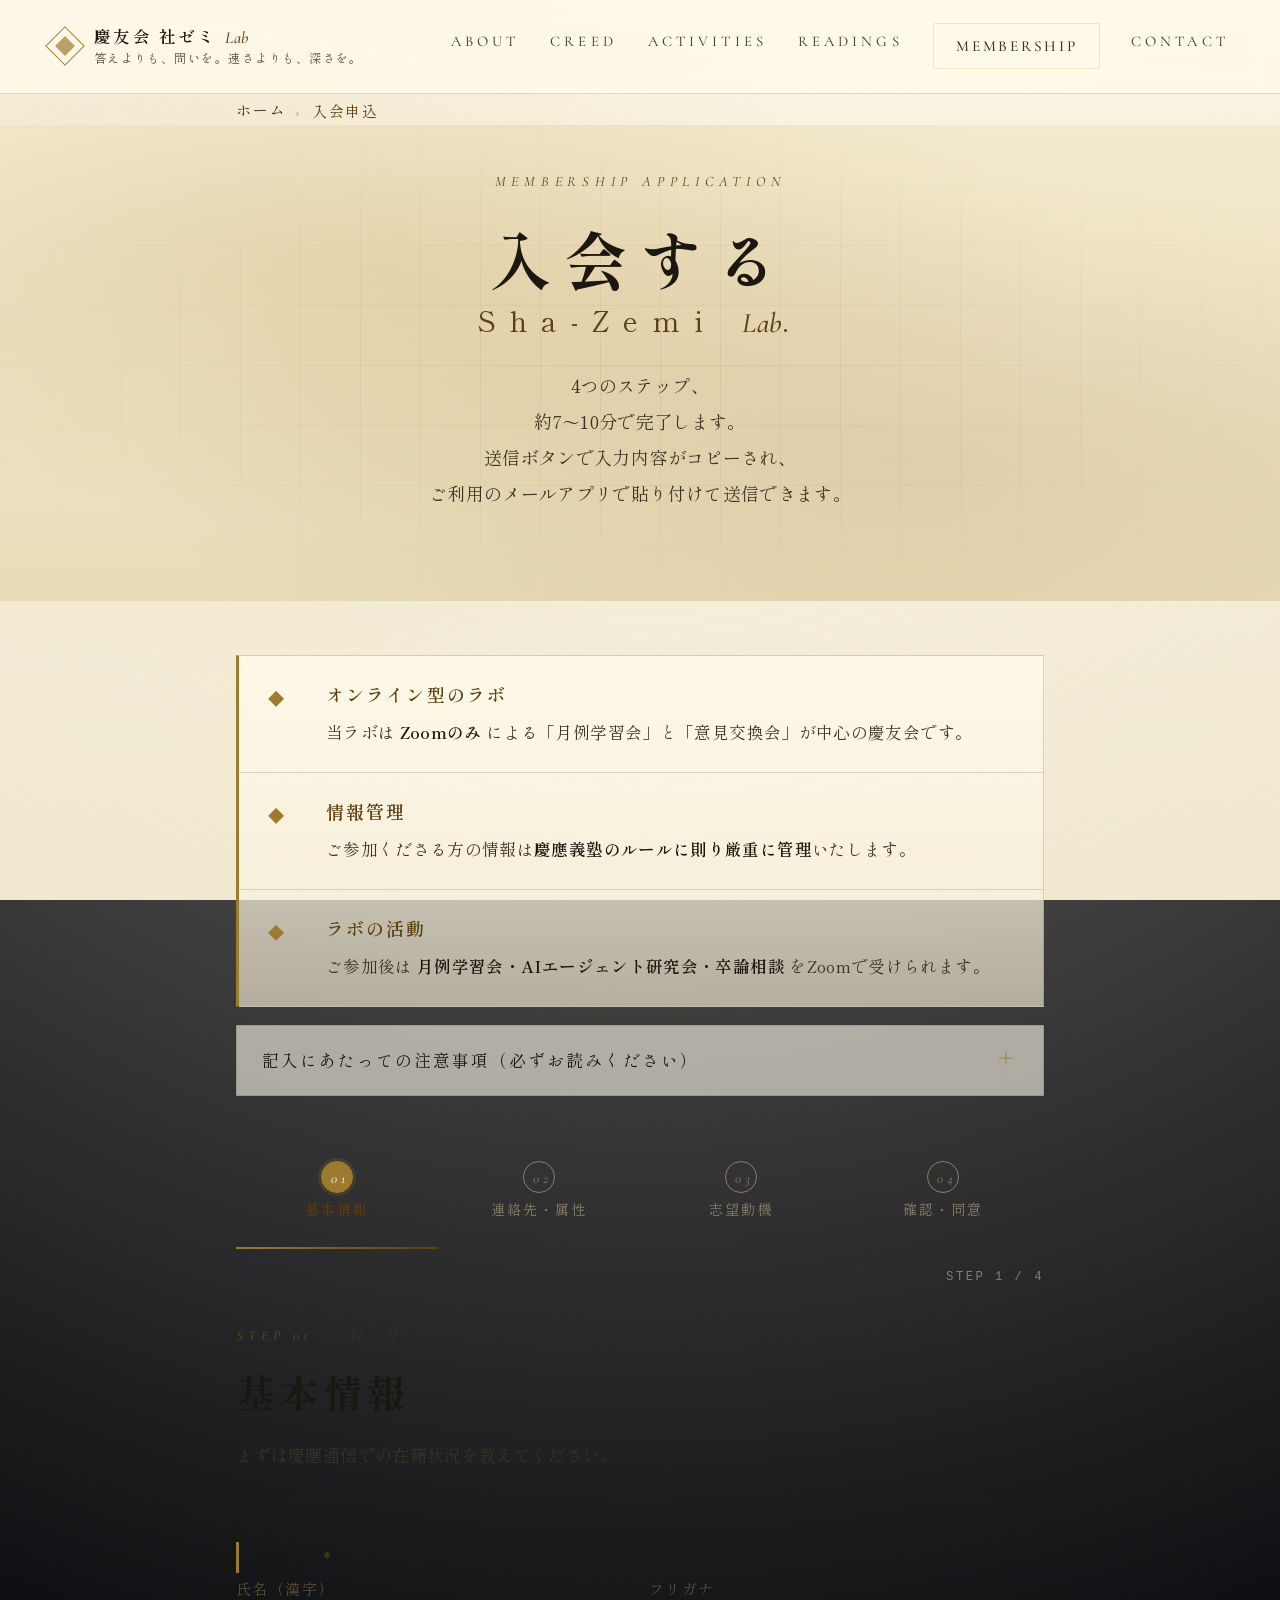
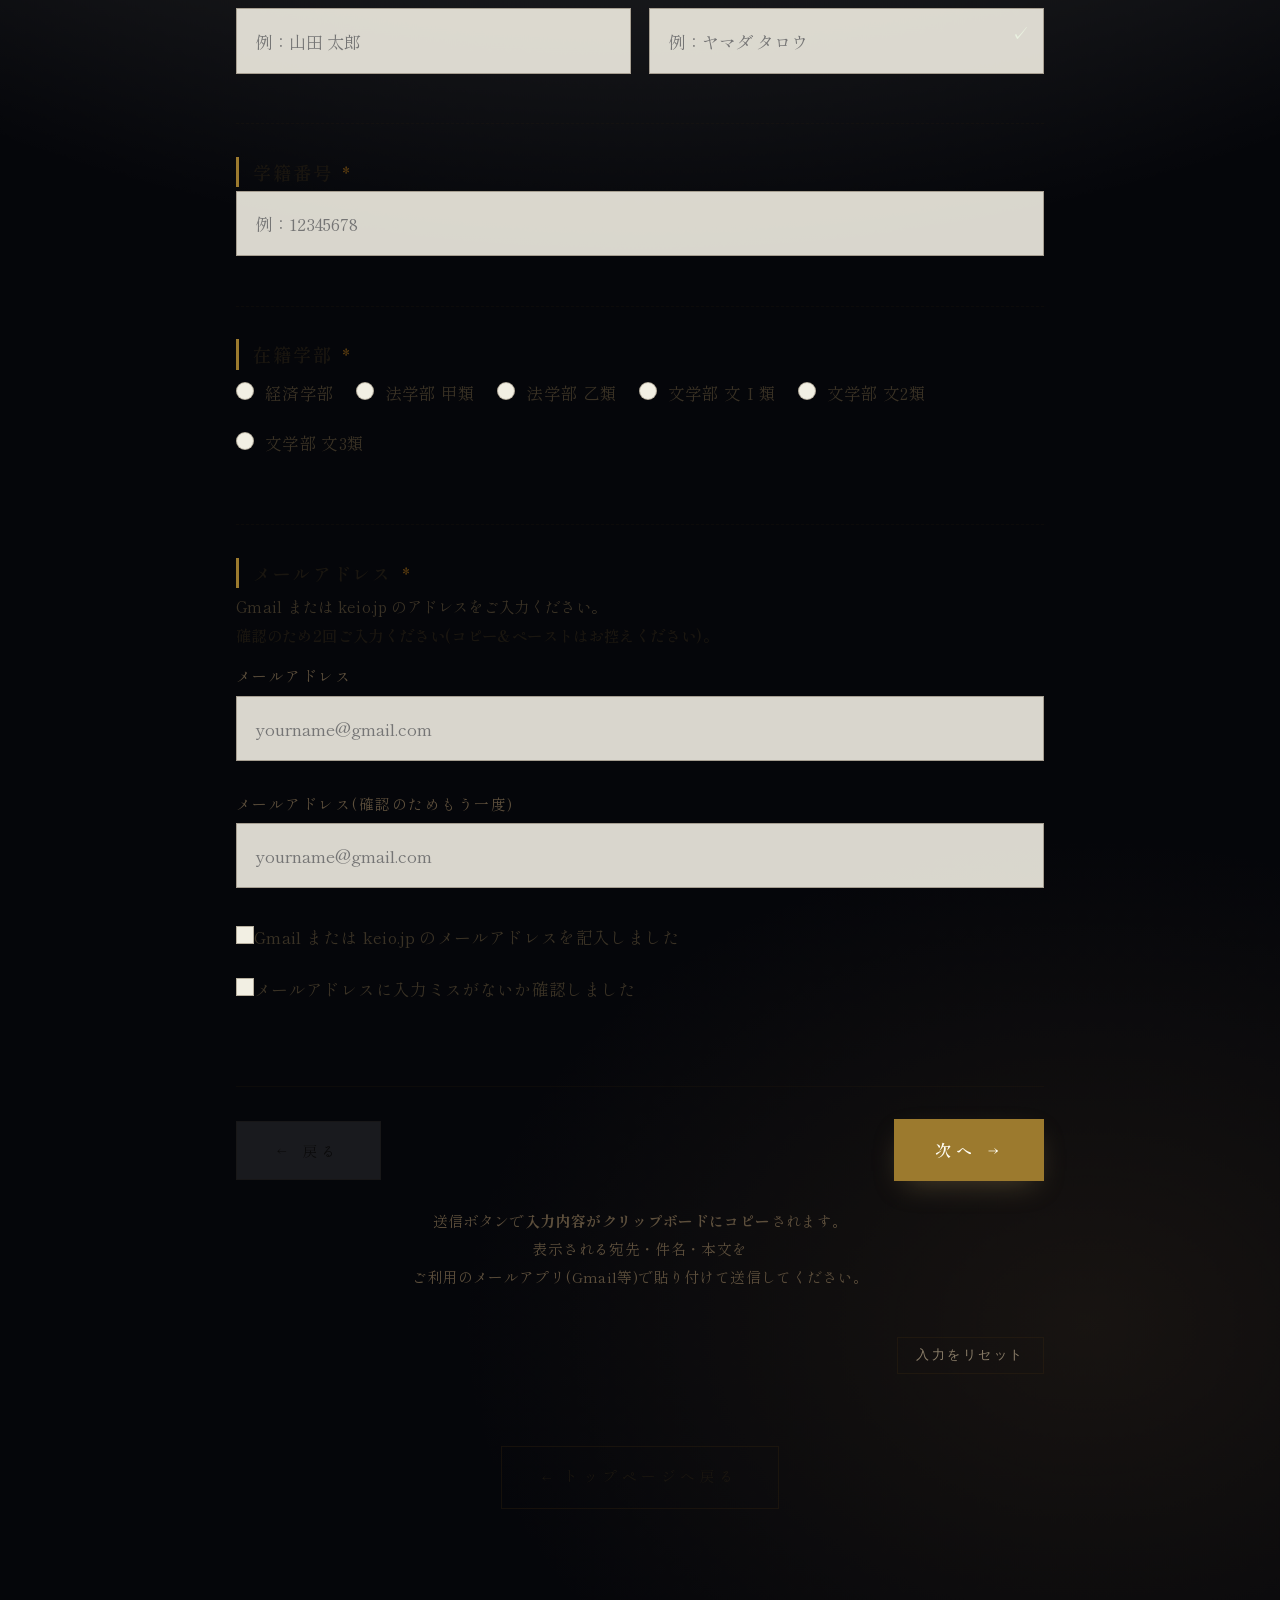
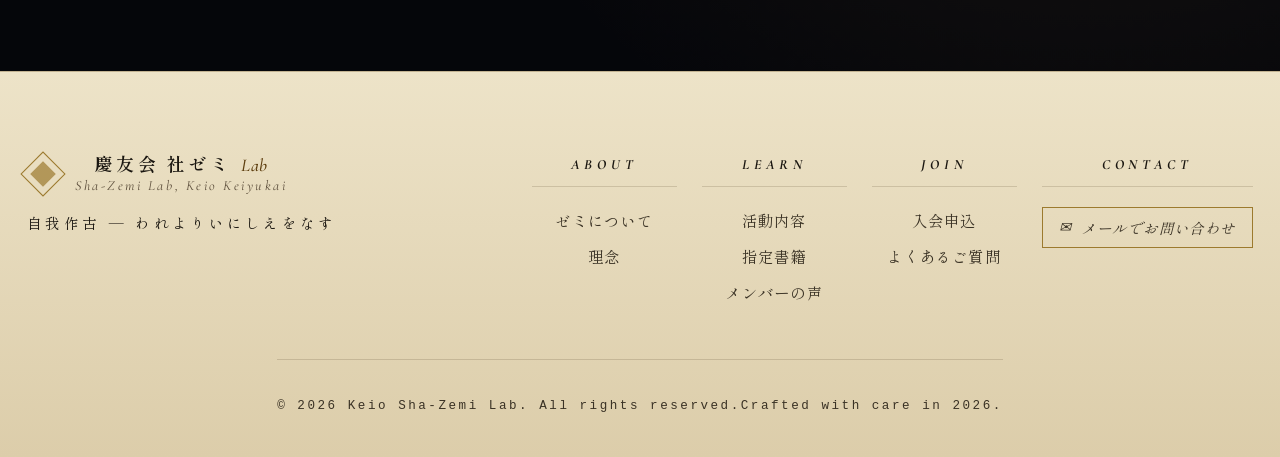
<file: membership.html>
<!DOCTYPE html><html lang="ja"><head><meta charset="UTF-8" /><meta name="viewport" content="width=device-width, initial-scale=1.0" /><title>参加申込 — 慶友会 社ゼミ・ラボ</title><meta name="description" content="慶友会『社ゼミ・ラボ』への参加申込。基本情報・連絡先・志望動機・最終確認の4ステップで、迷わず記入できます。" /><meta name="theme-color" content="#05060a" /><link rel="icon" type="image/svg+xml" href="assets/favicon.svg" /><link rel="manifest" href="manifest.webmanifest" /><meta name="apple-mobile-web-app-capable" content="yes" /><meta name="apple-mobile-web-app-title" content="社ゼミ・ラボ" /><meta name="apple-mobile-web-app-status-bar-style" content="black-translucent" /><meta http-equiv="Cache-Control" content="no-cache, no-store, must-revalidate" /><meta http-equiv="Pragma" content="no-cache" /><meta http-equiv="Expires" content="0" /><link rel="preconnect" href="https://fonts.googleapis.com" /><link rel="preconnect" href="https://fonts.gstatic.com" crossorigin /><link href="https://fonts.googleapis.com/css2?family=Cormorant+Garamond:ital,wght@0,400;0,500;1,400;1,500&family=Shippori+Mincho:wght@500;600;700&display=swap" rel="stylesheet" /><link rel="stylesheet" href="assets/css/main.css?v=136" /><link rel="stylesheet" href="assets/css/membership.css?v=36" /><link rel="stylesheet" href="assets/css/membership-washi.css?v=2" /><link rel="stylesheet" href="assets/css/membership-mobile.css?v=2" /></head><body class="page-membership"><a href="#main" class="skip-link">メインコンテンツへスキップ</a><div class="scroll-progress" id="scroll-progress" aria-hidden="true"></div><header class="nav"><a href="index.html" class="nav__brand"><span class="nav__brand-mark" aria-hidden="true"></span><span class="nav__brand-text"><span class="nav__brand-jp">慶友会 社ゼミ <em>Lab</em></span><span class="nav__brand-tagline">答えよりも、問いを。速さよりも、深さを。</span></span></a><nav class="nav__links" aria-label="メインナビゲーション"><a href="index.html#about">About</a><a href="index.html#creed">Creed</a><a href="index.html#activities">Activities</a><a href="index.html#readings">Readings</a><a href="membership.html" aria-current="page" class="nav__cta">Membership</a><a href="index.html#contact">Contact</a></nav></header><nav class="breadcrumb" aria-label="パンくずリスト"><ol class="breadcrumb__list"><li><a href="index.html">ホーム</a></li><li aria-current="page">入会申込</li></ol></nav><section class="m-hero"><div class="m-hero__bg" aria-hidden="true"></div><div class="m-hero__content"><p class="m-hero__eyebrow">Membership Application</p><h1 class="m-hero__title"><span>入会する</span><span class="m-hero__sub">Sha-Zemi <em>Lab</em>.</span></h1><p class="m-hero__lead">4つのステップ、<br class="br-sm" />約7〜10分で完了します。<br class="br-md" />送信ボタンで入力内容がコピーされ、<br class="br-sm" />ご利用のメールアプリで貼り付けて送信できます。</p></div></section><main class="m-main" id="main" tabindex="-1"><section class="m-prelude"><div class="m-prelude__card"><div class="m-prelude__row"><span class="m-prelude__icon" aria-hidden="true">◆</span><div><h3>オンライン型のラボ</h3><p>当ラボは <strong>Zoomのみ</strong> による「月例学習会」と「意見交換会」が中心の慶友会です。</p></div></div><div class="m-prelude__row"><span class="m-prelude__icon" aria-hidden="true">◆</span><div><h3>情報管理</h3><p>ご参加くださる方の情報は<strong>慶應義塾のルールに則り厳重に管理</strong>いたします。</p></div></div><div class="m-prelude__row"><span class="m-prelude__icon" aria-hidden="true">◆</span><div><h3>ラボの活動</h3><p>ご参加後は <strong>月例学習会・AIエージェント研究会・卒論相談</strong> をZoomで受けられます。</p></div></div></div><details class="m-prelude__details"><summary><span>記入にあたっての注意事項（必ずお読みください）</span><span class="m-prelude__caret" aria-hidden="true">＋</span></summary><div class="m-prelude__notes"><section><h4>お名前</h4><p>漢字フルネームをお書きください（日本名の場合）。</p></section><section><h4>メールアドレス</h4><p>◆ Gmail または ◆ keio.jp で登録してください。モバイルでメールチェックできるアドレスが理想です。<strong>入力ミスがあった場合、会員登録案内はできかねます。</strong></p></section><section><h4>志望動機欄（ステップ3）</h4><p>当ラボは実際に顔を合わせず、メール等のやりとりで運営しますので、<strong>あなたの人物像、問題意識、期待が、具体的に伝わるよう</strong>ご記入ください。長文歓迎です。</p><div class="m-ng"><p class="m-ng__label">［NG例］入会承認不可</p><ul><li>「普段は試験勉強をしています」</li><li>「社会学に興味があるから入会したい」</li></ul></div></section></div></details></section><section class="m-wizard" id="wizard"><ol class="m-wizard__steps" aria-label="ステップ"><li class="is-active" data-step-indicator="1"><span class="m-wizard__step-num">01</span><span class="m-wizard__step-name">基本情報</span></li><li data-step-indicator="2"><span class="m-wizard__step-num">02</span><span class="m-wizard__step-name">連絡先・属性</span></li><li data-step-indicator="3"><span class="m-wizard__step-num">03</span><span class="m-wizard__step-name">志望動機</span></li><li data-step-indicator="4"><span class="m-wizard__step-num">04</span><span class="m-wizard__step-name">確認・同意</span></li></ol><div class="m-wizard__progress" aria-hidden="true"><div class="m-wizard__progress-fill" id="progress-fill" style="width:25%"></div></div><div class="m-wizard__meta"><span id="save-indicator" class="m-wizard__save" aria-live="polite"></span><span id="step-counter" class="m-wizard__counter">Step 1 / 4</span></div><form id="membership-form" class="m-form"
action="https://api.web3forms.com/submit"
method="POST"
novalidate><input type="hidden" name="access_key" value="87869933-2b03-498e-af5a-e3e4516dc3c8" /><input type="hidden" name="subject" value="【参加申込】慶友会 社ゼミ・ラボ" /><input type="hidden" name="from_name" value="慶友会 社ゼミ・ラボ 参加申込フォーム" /><input type="checkbox" name="botcheck" style="display:none" tabindex="-1" aria-hidden="true" /><div class="m-step is-active" data-step="1"><header class="m-step__header"><p class="m-step__kicker"><span>Step 01</span><span class="m-step__time">約 1 分</span></p><h2 class="m-step__title">基本情報</h2><p class="m-step__lead">まずは慶應通信での在籍状況を教えてください。</p></header><fieldset class="m-field"><legend>お名前 <span class="req">*</span></legend><div class="m-row"><label><span class="m-label">氏名（漢字）</span><input type="text" name="name_kanji" required placeholder="例：山田 太郎" autocomplete="name" /><span class="m-err"></span></label><label><span class="m-label">フリガナ</span><input type="text" name="name_kana" placeholder="例：ヤマダ タロウ" /></label></div></fieldset><fieldset class="m-field"><legend>学籍番号 <span class="req">*</span></legend><label><input type="text" name="student_id" required placeholder="例：12345678" autocomplete="off" inputmode="numeric" /><span class="m-err"></span></label></fieldset><fieldset class="m-field"><legend>在籍学部 <span class="req">*</span></legend><div class="m-choices"><label><input type="radio" name="department" value="経済学部" required /><span>経済学部</span></label><label><input type="radio" name="department" value="法学部 甲類" /><span>法学部 甲類</span></label><label><input type="radio" name="department" value="法学部 乙類" /><span>法学部 乙類</span></label><label><input type="radio" name="department" value="文学部 文Ⅰ類" /><span>文学部 文Ⅰ類</span></label><label><input type="radio" name="department" value="文学部 文2類" /><span>文学部 文2類</span></label><label><input type="radio" name="department" value="文学部 文3類" /><span>文学部 文3類</span></label></div><span class="m-err"></span></fieldset><fieldset class="m-field"><legend>メールアドレス <span class="req">*</span></legend><p class="m-legend-note">Gmail または keio.jp のアドレスをご入力ください。<br /><strong>確認のため2回ご入力ください(コピー&amp;ペーストはお控えください)。</strong></p><label><span class="m-label">メールアドレス</span><input type="email" name="email" required placeholder="yourname@gmail.com" autocomplete="email" /><span class="m-err"></span></label><label><span class="m-label">メールアドレス(確認のためもう一度)</span><input type="email" name="email_confirm" required placeholder="yourname@gmail.com" autocomplete="off" onpaste="return false" /><span class="m-err"></span></label><label class="m-check"><input type="checkbox" name="email_domain_ok" required /><span>Gmail または keio.jp のメールアドレスを記入しました</span></label><label class="m-check"><input type="checkbox" name="email_verified" required /><span>メールアドレスに入力ミスがないか確認しました</span></label></fieldset></div><div class="m-step" data-step="2"><header class="m-step__header"><p class="m-step__kicker"><span>Step 02</span><span class="m-step__time">約 1 分</span></p><h2 class="m-step__title">連絡先・属性</h2><p class="m-step__lead">緊急時の連絡先と、卒論アドバイスに役立つ背景情報をお聞きします。</p></header><fieldset class="m-field"><legend>携帯電話番号（緊急連絡先） <span class="req">*</span></legend><label><input type="tel" name="phone" required placeholder="例：090-1234-5678" autocomplete="tel" /><span class="m-err"></span></label></fieldset><fieldset class="m-field"><legend>お住まいの都道府県 <span class="req">*</span></legend><label><div class="m-select-wrap"><select name="prefecture" required autocomplete="address-level1"><option value="" disabled selected>選択してください</option><optgroup label="北海道・東北"><option>北海道</option><option>青森県</option><option>岩手県</option><option>宮城県</option><option>秋田県</option><option>山形県</option><option>福島県</option></optgroup><optgroup label="関東"><option>茨城県</option><option>栃木県</option><option>群馬県</option><option>埼玉県</option><option>千葉県</option><option>東京都</option><option>神奈川県</option></optgroup><optgroup label="中部"><option>新潟県</option><option>富山県</option><option>石川県</option><option>福井県</option><option>山梨県</option><option>長野県</option><option>岐阜県</option><option>静岡県</option><option>愛知県</option></optgroup><optgroup label="近畿"><option>三重県</option><option>滋賀県</option><option>京都府</option><option>大阪府</option><option>兵庫県</option><option>奈良県</option><option>和歌山県</option></optgroup><optgroup label="中国"><option>鳥取県</option><option>島根県</option><option>岡山県</option><option>広島県</option><option>山口県</option></optgroup><optgroup label="四国"><option>徳島県</option><option>香川県</option><option>愛媛県</option><option>高知県</option></optgroup><optgroup label="九州・沖縄"><option>福岡県</option><option>佐賀県</option><option>長崎県</option><option>熊本県</option><option>大分県</option><option>宮崎県</option><option>鹿児島県</option><option>沖縄県</option></optgroup><optgroup label="その他"><option value="海外">海外在住</option></optgroup></select><span class="m-select-caret" aria-hidden="true">▾</span></div><span class="m-err"></span></label></fieldset><fieldset class="m-field"><legend>年齢層 <span class="req">*</span></legend><div class="m-choices"><label><input type="radio" name="age" value="10代" required /><span>10代</span></label><label><input type="radio" name="age" value="20代" /><span>20代</span></label><label><input type="radio" name="age" value="30代" /><span>30代</span></label><label><input type="radio" name="age" value="40代" /><span>40代</span></label><label><input type="radio" name="age" value="50代" /><span>50代</span></label><label><input type="radio" name="age" value="60代" /><span>60代</span></label><label><input type="radio" name="age" value="70代以上" /><span>70代以上</span></label></div><span class="m-err"></span></fieldset><fieldset class="m-field"><legend>職業 <span class="req">*</span></legend><p class="m-legend-note">★業種など、できるだけ具体的に。卒論の適切なアドバイスのために役立ちます。</p><label><input type="text" name="occupation" required placeholder="例：IT企業エンジニア／教育業界（中学校教諭）" /><span class="m-err"></span></label></fieldset></div><div class="m-step" data-step="3"><header class="m-step__header"><p class="m-step__kicker"><span>Step 03</span><span class="m-step__time">約 5 分</span></p><h2 class="m-step__title">志望動機</h2><p class="m-step__lead">あなたの人物像・問題意識・期待を、<br class="br-sm" />具体的にお聞かせください。<br class="br-md" />長文歓迎です。</p></header><fieldset class="m-field"><legend>ご入会のきっかけ（複数選択可） <span class="req">*</span></legend><div class="m-choices m-choices--col"><label><input type="checkbox" name="source[]" value="(1) ニューズレターを見て" /><span>ニューズレターを見て</span></label><label><input type="checkbox" name="source[]" value="(2) このサイトを検索して" /><span>このサイトを検索して</span></label><label><input type="checkbox" name="source[]" value="(3) Twitterを見て" /><span>Twitter(X)を見て</span></label><label><input type="checkbox" name="source[]" value="(4) 学友からのご紹介を受けて" /><span>学友からのご紹介</span></label><label><input type="checkbox" name="source[]" value="(5) 講師派遣に魅力を感じたため" /><span>講師派遣に魅力を感じて</span></label></div><span class="m-err"></span><label class="m-referrer"><span class="m-label">「学友からのご紹介」の場合、ご学友のお名前（任意）</span><input type="text" name="referrer" placeholder="例：山田 花子 さん" /></label></fieldset><fieldset class="m-field"><legend>自己紹介 <span class="req">*</span></legend><p class="m-legend-note">普段どんなことをしているか、学ぶ上での問題意識など。長文OK。<br /><strong>40文字以上でお書きください。</strong></p><label>
<textarea name="intro" rows="6" required placeholder="あなたの人物像がわかるよう、具体的にお書きください。"></textarea>
<span class="m-counter" data-for="intro">0 文字</span><span class="m-err"></span></label></fieldset><fieldset class="m-field"><legend>入会を希望する動機 <span class="req">*</span></legend><p class="m-legend-note">きっかけ・動機・期待していることなど。長文OK。<br /><strong>40文字以上でお書きください。</strong></p><label>
<textarea name="motivation" rows="6" required placeholder="社ゼミ・ラボへの参加を通じて得たいこと、探究したいテーマなどをお書きください。"></textarea>
<span class="m-counter" data-for="motivation">0 文字</span><span class="m-err"></span></label></fieldset><fieldset class="m-field"><legend>当サイトへのご感想 <span class="req">*</span></legend><p class="m-legend-note">社ゼミ・ラボのサイトをご覧になっての率直なご感想を。<br /><strong>20文字以上でお書きください。</strong></p><label>
<textarea name="impression" rows="5" required placeholder="サイトをご覧になってのご感想をお聞かせください。"></textarea>
<span class="m-counter" data-for="impression">0 文字</span><span class="m-err"></span></label></fieldset></div><div class="m-step" data-step="4"><header class="m-step__header"><p class="m-step__kicker"><span>Step 04</span><span class="m-step__time">約 2 分</span></p><h2 class="m-step__title">確認・同意</h2><p class="m-step__lead">入力内容をご確認いただき、ルール順守の同意のうえ送信してください。</p></header><section class="m-summary" id="form-summary" aria-label="入力内容の確認"><h3 class="m-summary__title">入力内容</h3><div class="m-summary__body" id="summary-body"></div></section><fieldset class="m-field"><legend>誤記入の最終確認 <span class="req">*</span></legend><p class="m-legend-note">
再度 <strong>①学籍番号 ②学部・類 ③氏名</strong> を記入し、卒論計画・現在のお悩み等もお書きください。<br /><strong>40文字以上でお書きください。</strong></p><label>
<textarea name="verification" rows="7" required placeholder="①学籍番号：&#10;②学部・類：&#10;③氏名：&#10;&#10;卒論計画・現在のお悩みなど："></textarea>
<span class="m-counter" data-for="verification">0 文字</span><span class="m-err"></span></label></fieldset><fieldset class="m-field m-field--agree"><legend>ルール順守への同意 <span class="req">*</span></legend><p class="m-legend-note">
以下の2項目を必ずお読みいただき、同意のうえチェックを入れてください。
</p><label class="m-check m-check--block"><input type="checkbox" name="rule_record" required /><span>
講師派遣の<strong>講義録音・画像撮影・録画などを一切行わない</strong>ことを約束します。
</span></label><label class="m-check m-check--block"><input type="checkbox" name="privacy" required /><span>
プライバシーポリシーおよびゼミ規約を確認し、同意したうえで申し込みます。
</span></label></fieldset></div><div class="m-nav"><button type="button" class="btn btn--ghost m-nav__prev" id="wizard-prev" disabled><span aria-hidden="true">←</span> 戻る
</button><div class="m-nav__spacer"></div><button type="button" class="btn btn--primary m-nav__next" id="wizard-next">
次へ <span aria-hidden="true">→</span></button><button type="submit" class="btn btn--primary m-nav__submit" id="wizard-submit" hidden>
入会申込を送信する <span aria-hidden="true">→</span></button></div><p class="m-nav__note">
送信ボタンで<strong>入力内容がクリップボードにコピー</strong>されます。<br class="br-md" />
表示される宛先・件名・本文を<br class="br-sm" />
ご利用のメールアプリ(Gmail等)で貼り付けて送信してください。
</p><div class="m-errors" id="m-errors" role="alert" aria-live="polite"></div></form><div class="m-wizard__actions"><button type="button" class="m-wizard__reset" id="wizard-reset">
入力をリセット
</button></div></section><section class="m-back"><a href="index.html" class="btn btn--ghost">← トップページへ戻る</a></section></main><div class="m-modal" id="thanks-modal" aria-hidden="true" role="dialog" aria-labelledby="thanks-title"><div class="m-modal__backdrop"></div><div class="m-modal__panel" role="document"><div class="m-modal__decor" aria-hidden="true">✦</div><p class="m-modal__eyebrow">Thank You</p><h2 class="m-modal__title" id="thanks-title">
✓ 入会申込を受け付けました
</h2><div class="m-modal__body"><p>
入会申込の内容を<br class="br-sm" /><strong>担当者宛てに送信しました</strong>。<br class="br-md" />
このあとの流れは下記のとおりです。
</p><ol class="m-modal__steps"><li>担当者が内容を確認のうえ、<br />通常<strong>数日以内に</strong>ご返信いたします。</li><li>ご登録いただいたメールアドレス宛に<br />審査結果をお送りしますので、<br /><strong>受信できる状態</strong>であることをご確認ください。</li><li>入会承認後、<br />会員ページの閲覧パスワードをお送りいたします。</li></ol></div><div class="m-modal__actions"><button type="button" class="btn btn--ghost" id="thanks-close">閉じる</button><a href="index.html" class="btn btn--primary">トップページへ戻る</a></div></div></div><footer class="footer"><div class="footer__inner"><div class="footer__top"><div class="footer__brand-block"><div class="footer__brand-head"><span class="footer__brand-mark" aria-hidden="true"></span><div class="footer__brand"><span class="footer__brand-jp">慶友会 社ゼミ <em>Lab</em></span><span class="footer__brand-en">Sha-Zemi Lab, Keio Keiyukai</span></div></div><p class="footer__motto">自我作古 — われよりいにしえをなす</p></div><nav class="footer__nav" aria-label="サイト内リンク"><div class="footer__col"><h6>About</h6><a href="index.html#about">ゼミについて</a><a href="index.html#creed">理念</a></div><div class="footer__col"><h6>Learn</h6><a href="index.html#activities">活動内容</a><a href="index.html#readings">指定書籍</a><a href="index.html#voices">メンバーの声</a></div><div class="footer__col"><h6>Join</h6><a href="membership.html" aria-current="page">入会申込</a><a href="index.html#faq">よくあるご質問</a></div><div class="footer__col"><h6>Contact</h6><button type="button" class="footer__mail-btn" data-mail data-subject="【参加申込】慶友会 社ゼミ・ラボ"><span aria-hidden="true">✉</span> メールでお問い合わせ
</button></div></nav></div><div class="footer__bottom"><p class="footer__copy">© <span id="year"></span> Keio Sha-Zemi Lab. All rights reserved.</p><p class="footer__credit">Crafted with care in 2026.</p></div></div></footer>
<script src="assets/js/membership.js?v=38"></script>
<div id="page-loader" aria-hidden="true"><div class="page-loader__inner"><span class="page-loader__mark" aria-hidden="true"></span><span class="page-loader__name">Sha-Zemi <em>Lab</em></span><span class="page-loader__bar" aria-hidden="true"></span></div></div><script>(function(){var loader=document.getElementById("page-loader");if(!loader)return;document.addEventListener("click",function(e){var a=e.target.closest&&e.target.closest("a[href]");if(!a)return;if(a.target==="_blank")return;if(e.metaKey||e.ctrlKey||e.shiftKey||e.altKey)return;var h=a.getAttribute("href");if(!h)return;if(h.charAt(0)==="#"||h.indexOf("mailto:")===0||h.indexOf("tel:")===0)return;if(/^https?:\/\//.test(h)&&h.indexOf(location.origin)!==0)return;if(a.hasAttribute("data-no-loader"))return;loader.classList.add("is-active");},true);window.addEventListener("pageshow",function(){loader.classList.remove("is-active")});})();</script>
<script>
/* Email confirmation: live match check & warning */
(function(){
  var form = document.getElementById('membership-form');
  if(!form) return;
  var email = form.querySelector('input[name="email"]');
  var emailConfirm = form.querySelector('input[name="email_confirm"]');
  if(!email || !emailConfirm) return;

  function findErr(input){
    var label = input.closest('label');
    return label ? label.querySelector('.m-err') : null;
  }
  function clearMsg(){
    emailConfirm.setCustomValidity('');
    emailConfirm.classList.remove('has-error');
    var err = findErr(emailConfirm);
    if(err) err.textContent = '';
  }
  function check(){
    var v1 = (email.value || '').trim();
    var v2 = (emailConfirm.value || '').trim();
    if(!v2){ clearMsg(); return; }
    if(v1 !== v2){
      emailConfirm.setCustomValidity('メールアドレスが一致しません');
      emailConfirm.classList.add('has-error');
      var err = findErr(emailConfirm);
      if(err) err.textContent = '⚠ メールアドレスが一致しません。再度ご確認ください。';
    } else {
      clearMsg();
    }
  }
  email.addEventListener('input', check);
  emailConfirm.addEventListener('input', check);
  email.addEventListener('blur', check);
  emailConfirm.addEventListener('blur', check);
})();
</script>
<script>
/* Copy-to-clipboard email submission */
(function(){
  var ADDR = 'sociology.semi.kk' + '@' + 'gmail.com';
  var modal = document.getElementById('thanks-modal');
  if (!modal) return;

  function escapeHtml(s){
    return String(s).replace(/[&<>"']/g, function(c){
      return ({'&':'&amp;','<':'&lt;','>':'&gt;','"':'&quot;',"'":'&#39;'})[c];
    });
  }

  function copyText(text){
    if (navigator.clipboard && navigator.clipboard.writeText) {
      return navigator.clipboard.writeText(text).then(function(){return true;}, function(){return false;});
    }
    return Promise.resolve(false);
  }

  window.__sendByCopy = function(subject, body){
    var titleEl = modal.querySelector('.m-modal__title');
    var bodyEl  = modal.querySelector('.m-modal__body');
    var eyebrowEl = modal.querySelector('.m-modal__eyebrow');
    var actionsEl = modal.querySelector('.m-modal__actions');
    if (!titleEl || !bodyEl) return;

    if (eyebrowEl) eyebrowEl.textContent = 'Send by Email';
    titleEl.textContent = '入会申込メールを送信してください';
    bodyEl.innerHTML = '';

    var lead = document.createElement('p');
    lead.innerHTML = '入力内容を<strong>クリップボードにコピー</strong>しました。<br>'
      + '下記の宛先へメールアプリ(Gmail等)で<strong>本文を貼り付けて送信</strong>してください。';
    bodyEl.appendChild(lead);

    var box = document.createElement('div');
    box.style.cssText = 'margin-top:1rem;border:1px solid rgba(60,42,18,.32);border-radius:8px;padding:1rem;background:rgba(255,250,235,.85);text-align:left;';

    var addrRow = document.createElement('div');
    addrRow.style.cssText = 'font-size:.9em;margin-bottom:.45rem;line-height:1.6;';
    addrRow.innerHTML = '<strong>宛先:</strong> <code style="user-select:all;background:rgba(0,0,0,.06);padding:.1em .45em;border-radius:3px;font-family:ui-monospace,SFMono-Regular,Menlo,Consolas,monospace;">' + ADDR + '</code>';
    box.appendChild(addrRow);

    var subjRow = document.createElement('div');
    subjRow.style.cssText = 'font-size:.9em;margin-bottom:.55rem;line-height:1.6;';
    subjRow.innerHTML = '<strong>件名:</strong> <code style="user-select:all;background:rgba(0,0,0,.06);padding:.1em .45em;border-radius:3px;font-family:ui-monospace,SFMono-Regular,Menlo,Consolas,monospace;">' + escapeHtml(subject) + '</code>';
    box.appendChild(subjRow);

    var bodyLabel = document.createElement('div');
    bodyLabel.style.cssText = 'font-size:.9em;margin-bottom:.3rem;';
    bodyLabel.innerHTML = '<strong>本文:</strong>';
    box.appendChild(bodyLabel);

    var ta = document.createElement('textarea');
    ta.readOnly = true;
    ta.value = body;
    ta.style.cssText = 'width:100%;min-height:160px;max-height:300px;font:.85em/1.6 ui-monospace,SFMono-Regular,Menlo,Consolas,monospace;background:rgba(255,255,250,.95);color:#1a1612;border:1px solid rgba(60,42,18,.16);border-radius:6px;padding:.7rem;resize:vertical;box-sizing:border-box;';
    box.appendChild(ta);

    var row = document.createElement('div');
    row.style.cssText = 'display:flex;gap:.5rem;flex-wrap:wrap;margin-top:.7rem;';

    var copyBtn = document.createElement('button');
    copyBtn.type = 'button';
    copyBtn.className = 'btn btn--primary';
    copyBtn.style.cssText = 'flex:1;min-width:160px;';
    copyBtn.textContent = '本文をコピー';
    copyBtn.addEventListener('click', function(){
      copyText(body).then(function(ok){
        if (!ok) {
          try { ta.select(); ok = document.execCommand && document.execCommand('copy'); } catch(_){}
        }
        copyBtn.textContent = ok ? '✓ コピーしました' : 'コピーできませんでした';
        setTimeout(function(){ copyBtn.textContent = '本文をコピー'; }, 2200);
      });
    });
    row.appendChild(copyBtn);

    var gmailBtn = document.createElement('a');
    gmailBtn.className = 'btn btn--ghost';
    gmailBtn.href = 'https://mail.google.com/mail/?view=cm&fs=1&to=' + encodeURIComponent(ADDR) + '&su=' + encodeURIComponent(subject);
    gmailBtn.target = '_blank';
    gmailBtn.rel = 'noopener';
    gmailBtn.style.cssText = 'flex:1;min-width:160px;';
    gmailBtn.textContent = 'Gmailを開く →';
    row.appendChild(gmailBtn);

    box.appendChild(row);
    bodyEl.appendChild(box);

    var note = document.createElement('p');
    note.style.cssText = 'margin-top:1rem;font-size:.82em;color:#5d4f3c;line-height:1.8;';
    note.innerHTML = '※「Gmailを開く」で宛先と件名が入った状態でGmailが開きます。本文欄に <strong>Cmd+V (Mac) / Ctrl+V (Win)</strong> で貼り付けて送信してください。';
    bodyEl.appendChild(note);

    if (actionsEl) {
      var oldBack = actionsEl.querySelector('a.btn--primary');
      if (oldBack) oldBack.textContent = 'トップページへ戻る';
    }

    copyText(body).then(function(ok){
      if (ok) {
        copyBtn.textContent = '✓ 自動でコピー済み';
        setTimeout(function(){ copyBtn.textContent = '本文をコピー'; }, 2500);
      }
    });

    modal.classList.add('is-open');
    modal.setAttribute('aria-hidden','false');
    document.body.style.overflow = 'hidden';
  };
})();
</script></body></html>
</file>
<file: assets/css/main.css>
:root {
  --bg-0: #05060a;
  --bg-1: #0a0d16;
  --bg-2: #121828;
  --ink-0: #f5f1e6;
  --ink-1: #d7d1c1;
  --ink-2: #8a8578;
  --ink-3: #5a5649;
  --accent: #c8a96a;
  --accent-2: #e7d4a3;
  --azure: #6fa9ff;
  --azure-deep: #1e3a6b;
  --line: rgba(245, 241, 230, 0.12);
  --line-strong: rgba(245, 241, 230, 0.28);
  --serif-jp: "Shippori Mincho", "Noto Serif JP", "Hiragino Mincho ProN", "Yu Mincho", serif;
  --serif-en: "Cormorant Garamond", "Shippori Mincho", serif;
  --mono: ui-monospace, "SF Mono", Menlo, Consolas, monospace;
  --ease-out: cubic-bezier(0.22, 0.61, 0.36, 1);
  --ease-in-out: cubic-bezier(0.77, 0, 0.175, 1)
}

* {
  box-sizing: border-box
}

body,
html {
  margin: 0;
  padding: 0;
  background: var(--bg-0);
  color: var(--ink-0);
  font-family: var(--serif-jp);
  font-weight: 400;
  line-height: 1.7;
  letter-spacing: .02em;
  -webkit-font-smoothing: antialiased;
  text-rendering: optimizeLegibility;
  word-break: keep-all;
  overflow-wrap: break-word;
  line-break: strict
}

.br-md {
  display: inline
}

@media (max-width:720px) {
  .br-md {
    display: none
  }
}

.sr-only {
  position: absolute;
  width: 1px;
  height: 1px;
  padding: 0;
  margin: -1px;
  overflow: hidden;
  clip: rect(0, 0, 0, 0);
  white-space: nowrap;
  border: 0
}

.skip-link {
  position: fixed;
  top: -64px;
  left: 50%;
  transform: translateX(-50%);
  z-index: 1000;
  padding: .8rem 1.6rem;
  background: var(--accent);
  color: var(--bg-0);
  font-family: var(--serif-jp);
  font-size: .9rem;
  letter-spacing: .12em;
  border: none;
  box-shadow: 0 8px 24px rgba(0, 0, 0, .45);
  transition: top .25s cubic-bezier(.22, 1, .36, 1)
}

.skip-link:focus {
  top: 1rem;
  outline: 2px solid var(--accent-2);
  outline-offset: 3px
}

.section-divider {
  --col: rgba(200, 169, 106, 0.55);
  position: relative;
  width: 100%;
  padding: 4rem 1rem;
  display: grid;
  place-items: center;
  pointer-events: none
}

.section-divider::after,
.section-divider::before {
  content: "";
  position: absolute;
  top: 50%;
  width: clamp(60px, 18vw, 200px);
  height: 1px;
  background: linear-gradient(to var(--dir, right), transparent, var(--col), transparent)
}

.section-divider::before {
  left: calc(50% - clamp(100px, 22vw, 240px));
  --dir: right
}

.section-divider::after {
  right: calc(50% - clamp(100px, 22vw, 240px));
  --dir: left
}

.section-divider__mark {
  display: inline-flex;
  align-items: center;
  gap: .6rem;
  font-family: var(--serif-en);
  font-style: italic;
  font-size: .78rem;
  letter-spacing: .4em;
  text-transform: uppercase;
  color: rgba(231, 212, 163, .75)
}

.section-divider__mark::after,
.section-divider__mark::before {
  content: "◆";
  color: var(--accent);
  font-size: .65rem;
  opacity: .9
}

.section__num {
  display: inline-block;
  transform: translateY(8px) scale(.92);
  opacity: 0;
  transition: opacity .9s cubic-bezier(.16, 1, .3, 1), transform .9s cubic-bezier(.16, 1, .3, 1)
}

.is-in .section__num,
.section__header.is-in .section__num {
  transform: translateY(0) scale(1);
  opacity: 1
}

.back-top {
  position: fixed;
  bottom: 1.8rem;
  right: 1.8rem;
  z-index: 55;
  width: 46px;
  height: 46px;
  display: grid;
  place-items: center;
  background: rgba(5, 6, 10, .7);
  border: 1px solid var(--line-strong);
  color: var(--accent-2);
  cursor: pointer;
  opacity: 0;
  transform: translateY(16px);
  pointer-events: none;
  backdrop-filter: blur(10px);
  transition: opacity .45s cubic-bezier(.22, 1, .36, 1), transform .45s cubic-bezier(.22, 1, .36, 1), border-color .3s, background .3s, color .3s
}

.back-top.is-visible {
  opacity: 1;
  transform: translateY(0);
  pointer-events: auto
}

.back-top:hover {
  border-color: var(--accent);
  background: rgba(200, 169, 106, .1);
  color: #fff
}

.back-top svg {
  width: 18px;
  height: 18px;
  transition: transform .3s cubic-bezier(.22, 1, .36, 1)
}

.back-top:hover svg {
  transform: translateY(-3px)
}

blockquote,
h1,
h2,
h3,
h4,
h5,
li,
p {
  text-wrap: pretty
}

@media (max-width:640px) {
  .section-divider {
    padding: 2.4rem 1rem
  }

  .section-divider__mark {
    font-size: .62rem;
    letter-spacing: .28em
  }

  .back-top {
    bottom: 1.2rem;
    right: 1.2rem;
    width: 42px;
    height: 42px
  }

  .op-eyebrow--reveal {
    letter-spacing: .28em;
    font-size: .78rem
  }

  .op-statement {
    font-size: 1.7rem;
    line-height: 1.45;
    letter-spacing: .02em;
    padding: 0 .8rem
  }

  .op-line {
    gap: .25rem .5rem
  }

  .op-subtitle {
    letter-spacing: .25em;
    font-size: .88rem;
    padding: 0 1rem
  }

  .op-emblem {
    width: 88vw
  }

  .hero__title {
    font-size: clamp(1.75rem, 7.5vw, 2.6rem);
    letter-spacing: .08em
  }

  .hero__lead,
  .hero__lead--soft {
    font-size: .92rem;
    line-height: 2;
    padding: 0 .2rem
  }

  .hero__eyebrow {
    letter-spacing: .28em;
    font-size: .68rem;
    gap: .6rem
  }

  .hero__eyebrow-line {
    width: 24px
  }

  .section__title {
    font-size: clamp(1.4rem, 5.5vw, 1.9rem)
  }

  .section__subtitle {
    letter-spacing: .15em
  }

  .creed__statement {
    font-size: .92rem;
    letter-spacing: .04em;
    line-height: 2
  }

  .philosophy__quote {
    font-size: .95rem;
    line-height: 2.1;
    letter-spacing: .04em
  }

  .manifesto__big {
    font-size: clamp(1.6rem, 7vw, 2.2rem);
    letter-spacing: .08em
  }

  .manifesto__sub {
    font-size: .9rem;
    letter-spacing: .02em
  }

  .voice {
    padding: 1.8rem 1.4rem 1.4rem
  }

  .voice__quote {
    font-size: .92rem;
    letter-spacing: .02em
  }

  .activity {
    grid-template-columns: 42px 50px 1fr;
    gap: .7rem;
    padding: 1.8rem 0
  }

  .activity__index {
    font-size: 1.2rem
  }

  .facts__inner {
    padding: 1.4rem .9rem
  }

  .facts__num {
    font-size: clamp(1.1rem, 6vw, 1.5rem)
  }

  .facts__label {
    font-size: .7rem;
    letter-spacing: .15em
  }

  .resource__body,
  .theme {
    padding: 1.5rem 1.3rem
  }

  .theme__title {
    font-size: 1.02rem
  }

  .join__lead {
    font-size: .94rem;
    letter-spacing: .04em
  }

  .join__panel {
    padding: 2rem 1.2rem
  }

  .contact__card {
    padding: 2.2rem 1.2rem
  }

  .contact__note {
    max-width: 100%;
    font-size: .86rem
  }

  .contact__btn {
    padding: .95rem 1.4rem;
    letter-spacing: .18em;
    font-size: .82rem
  }
}

body {
  overflow-x: hidden;
  opacity: 1;
  transition: opacity .35s cubic-bezier(.22, 1, .36, 1)
}

img {
  max-width: 100%;
  display: block
}

a {
  color: inherit;
  text-decoration: none
}

::selection {
  background: var(--accent);
  color: var(--bg-0)
}

.ld {
  position: fixed;
  inset: 0;
  z-index: 110;
  background: radial-gradient(ellipse at 50% 50%, #0b1020 0, #05070d 60%, #02040a 100%);
  color: #f5f1e6;
  display: grid;
  place-items: center;
  overflow: hidden;
  transition: opacity .8s cubic-bezier(.22, 1, .36, 1), visibility 0s linear .8s;
  opacity: 1;
  visibility: visible
}

.ld.is-done {
  opacity: 0;
  visibility: hidden;
  pointer-events: none
}

.ld-vignette {
  position: absolute;
  inset: 0;
  background: radial-gradient(50% 40% at 50% 50%, rgba(200, 169, 106, .08), transparent 70%);
  pointer-events: none
}

.ld-corners {
  position: absolute;
  inset: 0;
  pointer-events: none
}

.ld-corner {
  position: absolute;
  width: 22px;
  height: 22px;
  border: 1px solid rgba(200, 169, 106, .7);
  opacity: 0;
  animation: .9s cubic-bezier(.16, 1, .3, 1) .3s forwards ld-corner-in
}

.ld-corner-tl {
  top: 2rem;
  left: 2rem;
  border-right: 0;
  border-bottom: 0
}

.ld-corner-tr {
  top: 2rem;
  right: 2rem;
  border-left: 0;
  border-bottom: 0;
  animation-delay: .4s
}

.ld-corner-bl {
  bottom: 2rem;
  left: 2rem;
  border-right: 0;
  border-top: 0;
  animation-delay: .5s
}

.ld-corner-br {
  bottom: 2rem;
  right: 2rem;
  border-left: 0;
  border-top: 0;
  animation-delay: .6s
}

@keyframes ld-corner-in {
  0% {
    opacity: 0;
    transform: scale(.8)
  }

  100% {
    opacity: 1;
    transform: scale(1)
  }
}

.ld-inner {
  position: relative;
  display: flex;
  flex-direction: column;
  align-items: center;
  gap: 2.4rem;
  padding: 0 2rem;
  text-align: center;
  z-index: 1
}

.ld-eyebrow {
  margin: 0;
  font-family: "Cormorant Garamond", serif;
  font-style: italic;
  font-size: clamp(1rem, 1.7vw, 1.35rem);
  letter-spacing: .45em;
  color: rgba(231, 212, 163, .75);
  text-transform: uppercase;
  opacity: 0;
  animation: .9s cubic-bezier(.16, 1, .3, 1) .4s forwards ld-fade-up
}

@keyframes ld-fade-up {
  0% {
    opacity: 0;
    transform: translateY(8px)
  }

  100% {
    opacity: 1;
    transform: translateY(0)
  }
}

.ld-mark {
  width: clamp(130px, 18vw, 185px);
  color: var(--accent);
  opacity: 0;
  filter: drop-shadow(0 0 20px rgba(200, 169, 106, .35));
  animation: 1s cubic-bezier(.16, 1, .3, 1) .6s forwards ld-fade-up
}

.ld-mark svg {
  width: 100%;
  height: auto;
  display: block
}

.ld-ring {
  transform-origin: 60px 60px;
  animation: 9s linear infinite ld-rotate
}

.ld-ring-2 {
  animation: 6s linear infinite reverse ld-rotate;
  opacity: .7
}

@keyframes ld-rotate {
  from {
    transform: rotate(0)
  }

  to {
    transform: rotate(360deg)
  }
}

.ld-progress {
  display: flex;
  flex-direction: column;
  align-items: center;
  gap: .8rem;
  opacity: 0;
  animation: .9s cubic-bezier(.16, 1, .3, 1) .8s forwards ld-fade-up
}

.ld-line {
  width: clamp(280px, 40vw, 400px);
  height: 2px;
  background: rgba(245, 241, 230, .12);
  overflow: hidden;
  position: relative
}

.ld-fill {
  position: absolute;
  top: 0;
  left: 0;
  height: 100%;
  width: 0;
  background: linear-gradient(to right, var(--accent), var(--accent-2));
  box-shadow: 0 0 12px rgba(200, 169, 106, .5);
  transition: none
}

.ld-meta {
  display: flex;
  justify-content: space-between;
  align-items: baseline;
  width: clamp(280px, 40vw, 400px);
  font-family: ui-monospace, "SF Mono", Menlo, monospace;
  font-size: .9rem;
  letter-spacing: .3em;
  color: rgba(245, 241, 230, .55);
  text-transform: uppercase
}

.ld-label {
  font-style: italic;
  font-family: "Cormorant Garamond", serif;
  letter-spacing: .35em
}

.ld-count {
  color: var(--accent-2);
  font-variant-numeric: tabular-nums
}

.ld-percent {
  color: var(--accent);
  margin-left: .25em;
  opacity: .7
}

.ld-dots {
  display: flex;
  gap: .5rem;
  opacity: 0;
  animation: .9s cubic-bezier(.16, 1, .3, 1) 1s forwards ld-fade-up
}

.ld-dots span {
  width: 5px;
  height: 5px;
  border-radius: 50%;
  background: var(--accent);
  opacity: .25;
  animation: 1.6s ease-in-out infinite ld-dot
}

.ld-dots span:first-child {
  animation-delay: 0s
}

.ld-dots span:nth-child(2) {
  animation-delay: .18s
}

.ld-dots span:nth-child(3) {
  animation-delay: .36s
}

.ld-dots span:nth-child(4) {
  animation-delay: .54s
}

.ld-dots span:nth-child(5) {
  animation-delay: .72s
}

@keyframes ld-dot {

  0%,
  100%,
  80% {
    opacity: .25;
    transform: scale(1)
  }

  40% {
    opacity: 1;
    transform: scale(1.4)
  }
}

@media (max-width:640px) {

  .ld-corner-tl,
  .ld-corner-tr {
    top: 1.2rem
  }

  .ld-corner-bl,
  .ld-corner-br {
    bottom: 1.2rem
  }

  .ld-corner-bl,
  .ld-corner-tl {
    left: 1.2rem
  }

  .ld-corner-br,
  .ld-corner-tr {
    right: 1.2rem
  }
}

@media (prefers-reduced-motion:reduce) {

  .ld *,
  .ld::after,
  .ld::before {
    animation-duration: 0s !important;
    animation-iteration-count: 1 !important
  }

  .ld-ring {
    animation: none !important
  }
}

.op {
  position: fixed;
  inset: 0;
  z-index: 100;
  overflow: hidden;
  background: #03050a;
  color: #f5f1e6;
  -webkit-font-smoothing: antialiased;
  contain: strict
}

.op.is-done {
  opacity: 0;
  pointer-events: none;
  transition: opacity .9s cubic-bezier(.22, 1, .36, 1)
}

.op-bg {
  position: absolute;
  inset: 0;
  pointer-events: none
}

.op-bg-deep,
.op-bg-mid,
.op-bg-near {
  position: absolute;
  inset: -10%;
  opacity: 0;
  will-change: transform, opacity
}

.op-bg-deep {
  background: radial-gradient(70% 55% at 50% 55%, rgba(20, 35, 70, .65), transparent 75%)
}

.op-bg-mid {
  background: radial-gradient(45% 35% at 30% 40%, rgba(111, 169, 255, .22), transparent 70%), radial-gradient(45% 35% at 72% 62%, rgba(200, 169, 106, .2), transparent 70%)
}

.op-bg-near {
  background: radial-gradient(28% 22% at 50% 50%, rgba(231, 212, 163, .22), transparent 75%)
}

.op-bg-warm {
  position: absolute;
  inset: -10%;
  background: radial-gradient(60% 50% at 50% 55%, rgba(255, 200, 130, .28), transparent 72%);
  opacity: 0;
  mix-blend-mode: screen
}

.is-ready .op-bg-warm {
  animation: 8.6s cubic-bezier(.4, 0, .2, 1) forwards op-bg-warm-shift
}

@keyframes op-bg-warm-shift {
  0% {
    opacity: 0
  }

  30% {
    opacity: .35
  }

  55% {
    opacity: 1
  }

  80% {
    opacity: .7
  }

  100% {
    opacity: .5
  }
}

.is-ready .op-bg-deep {
  animation: 2.2s cubic-bezier(.22, 1, .36, 1) forwards op-bg-in, 24s linear .5s infinite alternate op-drift-slow
}

.is-ready .op-bg-mid {
  animation: 2.4s cubic-bezier(.22, 1, .36, 1) .3s forwards op-bg-in, 18s linear .7s infinite alternate-reverse op-drift-med
}

.is-ready .op-bg-near {
  animation: 2.6s cubic-bezier(.22, 1, .36, 1) .6s forwards op-bg-in, 14s ease-in-out 1s infinite alternate op-drift-fast
}

@keyframes op-bg-in {
  to {
    opacity: 1
  }
}

@keyframes op-drift-slow {
  0% {
    transform: translate3d(-1%, 0, 0) scale(1)
  }

  100% {
    transform: translate3d(2%, -1%, 0) scale(1.04)
  }
}

@keyframes op-drift-med {
  0% {
    transform: translate3d(1%, 1%, 0) scale(1)
  }

  100% {
    transform: translate3d(-2%, -2%, 0) scale(1.06)
  }
}

@keyframes op-drift-fast {

  0%,
  100% {
    transform: translate3d(0, 0, 0) scale(1)
  }

  50% {
    transform: translate3d(0, -2%, 0) scale(1.08)
  }
}

#op-particles {
  position: absolute;
  inset: 0;
  width: 100% !important;
  height: 100% !important;
  opacity: 0
}

.is-ready #op-particles {
  animation: 2.2s cubic-bezier(.22, 1, .36, 1) .9s forwards op-bg-in
}

.op-sweep {
  position: absolute;
  top: -50%;
  bottom: -50%;
  width: 180px;
  pointer-events: none;
  mix-blend-mode: screen;
  background: linear-gradient(90deg, transparent 0, rgba(231, 212, 163, .14) 40%, rgba(255, 246, 220, .45) 50%, rgba(231, 212, 163, .14) 60%, transparent 100%);
  transform: translateX(-120vw) rotate(18deg);
  filter: blur(6px);
  opacity: 0
}

.is-ready .op-sweep-1 {
  animation: 1.8s cubic-bezier(.77, 0, .175, 1) .2s forwards op-sweep
}

.is-ready .op-sweep-2 {
  animation: 2s cubic-bezier(.77, 0, .175, 1) 3.4s forwards op-sweep
}

.is-ready .op-sweep-3 {
  animation: 1.6s cubic-bezier(.77, 0, .175, 1) 6.2s forwards op-sweep
}

@keyframes op-sweep {
  0% {
    opacity: 0;
    transform: translateX(-120vw) rotate(18deg)
  }

  30% {
    opacity: 1
  }

  60% {
    opacity: .9
  }

  100% {
    opacity: 0;
    transform: translateX(120vw) rotate(18deg)
  }
}

.op-frame {
  position: absolute;
  opacity: 0;
  pointer-events: none
}

.op-frame::after,
.op-frame::before {
  content: "";
  position: absolute;
  background: linear-gradient(to right, rgba(200, 169, 106, .8), transparent)
}

.op-frame-tl,
.op-frame-tr {
  top: 3rem
}

.op-frame-bl,
.op-frame-br {
  bottom: 3rem
}

.op-frame-bl,
.op-frame-tl {
  left: 3rem
}

.op-frame-br,
.op-frame-tr {
  right: 3rem
}

.op-frame::before {
  top: 0;
  width: 60px;
  height: 1px
}

.op-frame::after {
  top: 0;
  height: 60px;
  width: 1px;
  background: linear-gradient(to bottom, rgba(200, 169, 106, .8), transparent)
}

.op-frame-tr::before {
  right: 0;
  left: auto;
  transform: scaleX(-1)
}

.op-frame-tr::after {
  right: 0;
  left: auto
}

.op-frame-bl::before {
  bottom: 0;
  top: auto;
  transform-origin: left
}

.op-frame-bl::after {
  bottom: 0;
  top: auto;
  background: linear-gradient(to top, rgba(200, 169, 106, .8), transparent)
}

.op-frame-br::before {
  right: 0;
  left: auto;
  bottom: 0;
  top: auto;
  transform: scaleX(-1)
}

.op-frame-br::after {
  right: 0;
  left: auto;
  bottom: 0;
  top: auto;
  background: linear-gradient(to top, rgba(200, 169, 106, .8), transparent)
}

.is-ready .op-frame-tl {
  animation: 1.1s cubic-bezier(.16, 1, .3, 1) .7s forwards op-cm-in
}

.is-ready .op-frame-tr {
  animation: 1.1s cubic-bezier(.16, 1, .3, 1) .85s forwards op-cm-in
}

.is-ready .op-frame-bl {
  animation: 1.1s cubic-bezier(.16, 1, .3, 1) 1s forwards op-cm-in
}

.is-ready .op-frame-br {
  animation: 1.1s cubic-bezier(.16, 1, .3, 1) 1.15s forwards op-cm-in
}

@media (max-width:720px) {
  .op-frame {
    display: none
  }
}

.op-cm {
  position: absolute;
  font-family: "Cormorant Garamond", serif;
  font-style: italic;
  font-size: .72rem;
  letter-spacing: .25em;
  color: rgba(245, 241, 230, .5);
  text-transform: uppercase;
  opacity: 0
}

.op-cm-tl {
  top: 1.6rem;
  left: 1.8rem
}

.op-cm-tr {
  top: 1.6rem;
  right: 1.8rem
}

.op-cm-bl {
  bottom: 1.6rem;
  left: 1.8rem
}

.op-cm-br {
  bottom: 1.6rem;
  right: 1.8rem
}

.is-ready .op-cm-tl {
  animation: 1.1s cubic-bezier(.16, 1, .3, 1) .3s forwards op-cm-in
}

.is-ready .op-cm-tr {
  animation: 1.1s cubic-bezier(.16, 1, .3, 1) .45s forwards op-cm-in
}

.is-ready .op-cm-bl {
  animation: 1.1s cubic-bezier(.16, 1, .3, 1) .6s forwards op-cm-in
}

.is-ready .op-cm-br {
  animation: 1.1s cubic-bezier(.16, 1, .3, 1) .75s forwards op-cm-in
}

@keyframes op-cm-in {
  0% {
    opacity: 0;
    transform: translateY(6px)
  }

  100% {
    opacity: 1;
    transform: translateY(0)
  }
}

@media (max-width:640px) {

  .op-cm-bl,
  .op-cm-br {
    display: none
  }

  .op-cm-tl,
  .op-cm-tr {
    font-size: .6rem;
    top: 1.1rem
  }

  .op-cm-tl {
    left: 1.1rem
  }

  .op-cm-tr {
    right: 1.1rem
  }
}

.op-stage {
  position: absolute;
  inset: 0;
  display: flex;
  align-items: center;
  justify-content: center;
  padding: 0 6vw
}

.op-stage-inner {
  display: flex;
  flex-direction: column;
  align-items: center;
  text-align: center;
  gap: 1.2rem;
  transform-origin: center;
  will-change: transform
}

.is-ready .op-stage-inner {
  animation: 8.6s cubic-bezier(.4, 0, .2, 1) forwards op-camera
}

@keyframes op-camera {
  0% {
    transform: scale(.985)
  }

  25% {
    transform: scale(1)
  }

  60% {
    transform: scale(1.008)
  }

  85% {
    transform: scale(1.015)
  }

  100% {
    transform: scale(1.02)
  }
}

.op-emblem {
  width: clamp(360px, 62vw, 640px);
  height: auto;
  color: var(--accent);
  opacity: 0;
  filter: drop-shadow(0 0 22px rgba(200, 169, 106, .45));
  margin-bottom: .2rem
}

.is-ready .op-emblem {
  animation: .3s ease-out .3s forwards op-bg-in
}

.op-e-main {
  stroke-dasharray: 380;
  stroke-dashoffset: 380
}

.op-e-leftarm,
.op-e-rightarm {
  stroke-dasharray: 120;
  stroke-dashoffset: 120
}

.op-e-lower,
.op-e-upper {
  stroke-dasharray: 22;
  stroke-dashoffset: 22
}

.op-e-ring {
  stroke-dasharray: 57;
  stroke-dashoffset: 57
}

.op-e-spoke-l,
.op-e-spoke-r {
  stroke-dasharray: 14;
  stroke-dashoffset: 14
}

.op-e-core,
.op-e-pin {
  opacity: 0;
  transform-origin: center;
  transform-box: fill-box
}

.is-ready .op-e-main {
  animation: 2.2s cubic-bezier(.77, 0, .175, 1) .4s forwards op-stroke-draw
}

.is-ready .op-e-leftarm {
  animation: 1s cubic-bezier(.77, 0, .175, 1) 1.1s forwards op-stroke-draw
}

.is-ready .op-e-rightarm {
  animation: 1s cubic-bezier(.77, 0, .175, 1) 1.25s forwards op-stroke-draw
}

.is-ready .op-e-ring {
  animation: 1s cubic-bezier(.77, 0, .175, 1) 1.6s forwards op-stroke-draw
}

.is-ready .op-e-upper {
  animation: .45s cubic-bezier(.77, 0, .175, 1) 2s forwards op-stroke-draw
}

.is-ready .op-e-lower {
  animation: .45s cubic-bezier(.77, 0, .175, 1) 2.1s forwards op-stroke-draw
}

.is-ready .op-e-spoke-l {
  animation: .35s cubic-bezier(.77, 0, .175, 1) 2.2s forwards op-stroke-draw
}

.is-ready .op-e-spoke-r {
  animation: .35s cubic-bezier(.77, 0, .175, 1) 2.25s forwards op-stroke-draw
}

.is-ready .op-e-pin-l {
  animation: .4s cubic-bezier(.16, 1, .3, 1) .4s forwards op-pin-in
}

.is-ready .op-e-pin-r {
  animation: .4s cubic-bezier(.16, 1, .3, 1) 2.5s forwards op-pin-in
}

.is-ready .op-e-pin-bl {
  animation: .4s cubic-bezier(.16, 1, .3, 1) 2s forwards op-pin-in
}

.is-ready .op-e-pin-br {
  animation: .4s cubic-bezier(.16, 1, .3, 1) 2.15s forwards op-pin-in
}

.is-ready .op-e-core {
  animation: .4s cubic-bezier(.16, 1, .3, 1) 2.4s forwards op-pin-in
}

@keyframes op-stroke-draw {
  to {
    stroke-dashoffset: 0
  }
}

@keyframes op-pin-in {
  0% {
    opacity: 0;
    transform: scale(0)
  }

  60% {
    opacity: 1;
    transform: scale(1.3)
  }

  100% {
    opacity: 1;
    transform: scale(1)
  }
}

.op-clip {
  display: inline-block;
  overflow: hidden;
  vertical-align: top;
  line-height: 1;
  padding: .08em 0
}

.op-clip-in {
  display: inline-block;
  transform: translate3d(0, 110%, 0);
  will-change: transform
}

.is-ready .op-clip-in {
  animation: 1.4s cubic-bezier(.16, 1, .3, 1) forwards op-rise
}

@keyframes op-rise {
  to {
    transform: translate3d(0, 0, 0)
  }
}

.op-w {
  display: inline-block;
  opacity: 0;
  will-change: transform, opacity
}

.op-w-from-l {
  transform: translate3d(-30px, 0, 0)
}

.op-w-from-r {
  transform: translate3d(30px, 0, 0)
}

.op-w-rise {
  transform: translate3d(0, 26px, 0)
}

.is-ready .op-w-from-l,
.is-ready .op-w-from-r,
.is-ready .op-w-rise {
  animation: 1.1s cubic-bezier(.16, 1, .3, 1) forwards op-word-in
}

@keyframes op-word-in {
  to {
    opacity: 1;
    transform: translate3d(0, 0, 0)
  }
}

.op-eyebrow {
  margin-top: 1rem;
  display: inline-flex;
  align-items: baseline;
  gap: .85rem;
  font-family: "Cormorant Garamond", serif;
  font-style: italic;
  font-size: clamp(.88rem, 1.25vw, 1.05rem);
  letter-spacing: .5em;
  color: rgba(231, 212, 163, .9);
  text-transform: uppercase
}

.op-eyebrow .op-w:first-child {
  animation-delay: 3.1s
}

.op-eyebrow .op-w:nth-child(3) {
  animation-delay: 3.25s
}

.op-eyebrow .op-w:nth-child(5) {
  animation-delay: 3.4s
}

.op-ed {
  color: var(--accent);
  opacity: 0;
  animation: .5s ease-out forwards op-ed-in
}

.op-ed-1 {
  animation-delay: 3.25s
}

.op-ed-2 {
  animation-delay: 3.4s
}

@keyframes op-ed-in {
  0% {
    opacity: 0;
    transform: scale(0) rotate(-90deg)
  }

  100% {
    opacity: 1;
    transform: scale(1) rotate(0)
  }
}

.op-statement {
  margin: .8rem 0 .2rem;
  font-family: "Cormorant Garamond", serif;
  font-weight: 400;
  font-size: clamp(2.2rem, 5.4vw, 4.4rem);
  line-height: 1.2;
  letter-spacing: .02em;
  color: #fff;
  max-width: 1100px
}

.op-line {
  display: flex;
  justify-content: center;
  flex-wrap: wrap;
  gap: .45rem .6rem;
  align-items: baseline
}

.op-chunk-gap {
  display: inline-block;
  width: .3em
}

.op-chunk,
.op-hero {
  display: inline-block
}

.op-char {
  display: inline-block;
  transform: translate3d(0, 105%, 0);
  opacity: 0;
  will-change: transform, opacity
}

.op-char-wrap {
  display: inline-block;
  overflow: hidden;
  vertical-align: top;
  line-height: 1;
  padding: .08em 0
}

.is-ready .op-char {
  animation: 1.2s cubic-bezier(.16, 1, .3, 1) forwards op-char-in;
  animation-delay: var(--char-delay, 4s)
}

@keyframes op-char-in {
  0% {
    opacity: 0;
    transform: translate3d(0, 105%, 0)
  }

  60% {
    opacity: 1
  }

  100% {
    opacity: 1;
    transform: translate3d(0, 0, 0)
  }
}

.op-hero-wrap {
  display: inline-block;
  position: relative;
  animation: 1.4s cubic-bezier(.16, 1, .3, 1) 4.55s both op-hero-pop;
  transform-origin: center bottom
}

@keyframes op-hero-pop {
  0% {
    transform: scale(.7)
  }

  55% {
    transform: scale(1.12)
  }

  80% {
    transform: scale(.98)
  }

  100% {
    transform: scale(1)
  }
}

.op-hero {
  font-style: italic;
  font-weight: 500;
  color: var(--accent-2);
  background: linear-gradient(120deg, var(--accent-2) 0, #fff3d4 50%, var(--accent-2) 100%);
  background-size: 200% auto;
  -webkit-background-clip: text;
  background-clip: text;
  -webkit-text-fill-color: transparent;
  position: relative;
  z-index: 1
}

.is-ready .op-hero {
  animation: 6s linear 6.2s infinite op-shimmer
}

.op-hero-wrap::after {
  content: "";
  position: absolute;
  inset: -40%;
  background: radial-gradient(circle, rgba(255, 235, 190, .7), transparent 58%);
  filter: blur(26px);
  opacity: 0;
  z-index: 0;
  pointer-events: none
}

.is-ready .op-hero-wrap::after {
  animation: 1.6s cubic-bezier(.22, 1, .36, 1) 4.55s forwards op-hero-glow
}

.op-hero-wrap::before {
  content: "";
  position: absolute;
  top: 50%;
  left: 50%;
  width: 20px;
  height: 20px;
  border: 1px solid rgba(231, 212, 163, .8);
  border-radius: 50%;
  transform: translate(-50%, -50%) scale(1);
  opacity: 0;
  z-index: 0;
  pointer-events: none
}

.is-ready .op-hero-wrap::before {
  animation: 1.8s cubic-bezier(.22, 1, .36, 1) 4.6s forwards op-hero-ring
}

@keyframes op-hero-glow {
  0% {
    opacity: 0;
    transform: scale(.4)
  }

  40% {
    opacity: 1
  }

  100% {
    opacity: 0;
    transform: scale(1.4)
  }
}

@keyframes op-hero-ring {
  0% {
    opacity: .9;
    transform: translate(-50%, -50%) scale(1)
  }

  100% {
    opacity: 0;
    transform: translate(-50%, -50%) scale(28);
    border-color: rgba(231, 212, 163, 0)
  }
}

@keyframes op-shimmer {
  0% {
    background-position: 0 50%
  }

  100% {
    background-position: 200% 50%
  }
}

.op-eyebrow--reveal {
  margin-top: 1rem;
  font-family: "Cormorant Garamond", serif;
  font-style: italic;
  font-size: clamp(.88rem, 1.25vw, 1.05rem);
  letter-spacing: .5em;
  color: rgba(231, 212, 163, .9);
  text-transform: uppercase;
  min-height: 1.2em;
  display: inline-block
}

.op-eb-line {
  display: inline-block
}

.op-subtitle {
  margin: 1.3rem 0 0;
  font-family: "Shippori Mincho", serif;
  font-weight: 400;
  font-size: clamp(.95rem, 1.3vw, 1.12rem);
  letter-spacing: .45em;
  color: rgba(245, 241, 230, .9)
}

.op-subtitle .op-clip-in {
  animation-delay: 5.9s
}

.op-motto {
  margin: .4rem 0 0;
  font-family: "Cormorant Garamond", serif;
  font-style: italic;
  font-size: clamp(.78rem, 1.05vw, .9rem);
  letter-spacing: .4em;
  color: var(--accent)
}

.op-motto .op-clip-in {
  animation-delay: 6.5s
}

.op-flash {
  position: absolute;
  inset: 0;
  background: radial-gradient(circle at 50% 55%, #fff6dc 0, rgba(255, 230, 180, .6) 18%, transparent 55%);
  opacity: 0;
  mix-blend-mode: screen;
  pointer-events: none
}

.is-ready .op-flash {
  animation: 1.2s cubic-bezier(.22, 1, .36, 1) 4.45s forwards op-flash-burst
}

@keyframes op-flash-burst {
  0% {
    opacity: 0;
    transform: scale(.4)
  }

  6% {
    opacity: .92;
    transform: scale(.7)
  }

  22% {
    opacity: .55;
    transform: scale(1)
  }

  100% {
    opacity: 0;
    transform: scale(1.2)
  }
}

.op-hud {
  position: absolute;
  bottom: 4rem;
  left: 50%;
  transform: translateX(-50%);
  display: flex;
  flex-direction: column;
  align-items: center;
  gap: .5rem;
  opacity: 0
}

.is-ready .op-hud {
  animation: 1s cubic-bezier(.22, 1, .36, 1) .8s forwards op-cm-in
}

.op-hud-label {
  font-family: "Cormorant Garamond", serif;
  font-style: italic;
  font-size: .65rem;
  letter-spacing: .35em;
  color: rgba(245, 241, 230, .4);
  text-transform: uppercase
}

.op-hud-bar {
  width: 240px;
  height: 3px;
  background: rgba(245, 241, 230, .15);
  overflow: hidden;
  border-radius: 2px
}

.op-hud-fill {
  width: 0;
  height: 100%;
  background: linear-gradient(to right, #dcb877, #f0dfae);
  box-shadow: 0 0 8px rgba(220, 184, 119, .6)
}

.is-ready .op-hud-fill {
  transition: width .1s linear
}

@keyframes op-hud-grow {
  0% {
    width: 0%
  }

  100% {
    width: 100%
  }
}

@media (max-width:640px) {
  .op-hud {
    bottom: 2.6rem
  }

  .op-hud-bar {
    width: 130px
  }
}

.op-skip {
  position: absolute;
  top: 1.6rem;
  right: 50%;
  transform: translateX(50%);
  display: inline-flex;
  align-items: center;
  gap: .55rem;
  padding: .55rem 1.1rem;
  background: 0 0;
  border: 1px solid rgba(245, 241, 230, .2);
  color: rgba(245, 241, 230, .7);
  font-family: "Cormorant Garamond", serif;
  font-style: italic;
  font-size: .78rem;
  letter-spacing: .3em;
  text-transform: uppercase;
  cursor: pointer;
  opacity: 0;
  transition: color .3s, border-color .3s, background .3s
}

@media (min-width:900px) {
  .op-skip {
    right: 1.8rem;
    transform: none
  }
}

.is-ready .op-skip {
  animation: 1s cubic-bezier(.22, 1, .36, 1) .9s forwards op-cm-in
}

.op-skip:hover {
  color: var(--accent-2);
  border-color: var(--accent);
  background: rgba(200, 169, 106, .08)
}

.op-skip-arrow {
  transition: transform .3s cubic-bezier(.16, 1, .3, 1)
}

.op-skip:hover .op-skip-arrow {
  transform: translateX(4px)
}

@media (prefers-reduced-motion:reduce) {

  .op *,
  .op::after,
  .op::before {
    animation-duration: 0s !important;
    animation-iteration-count: 1 !important;
    transition-duration: 0s !important
  }

  .op-clip-in {
    transform: none !important
  }

  .op-w {
    opacity: 1 !important;
    transform: none !important
  }

  .op-hero {
    opacity: 1 !important;
    transform: none !important;
    filter: none !important
  }

  .op-emblem {
    opacity: 1 !important
  }

  [class*=op-e-] {
    stroke-dashoffset: 0 !important;
    opacity: 1 !important
  }
}

.site {
  opacity: 0;
  transition: opacity 1.4s var(--ease-out)
}

.site.is-visible {
  opacity: 1
}

.site[aria-hidden=true] {
  pointer-events: none
}

.site.is-visible[aria-hidden=false] {
  pointer-events: auto
}

.nav {
  position: fixed;
  top: 0;
  left: 0;
  right: 0;
  z-index: 50;
  display: flex;
  align-items: center;
  justify-content: space-between;
  padding: 1.3rem clamp(1.25rem, 4vw, 3rem);
  backdrop-filter: blur(16px) saturate(120%);
  background: linear-gradient(to bottom, rgba(5, 6, 10, .72), rgba(5, 6, 10, .3));
  border-bottom: 1px solid var(--line);
  transition: padding .35s var(--ease-out), background .35s var(--ease-out)
}

.nav.is-scrolled {
  padding: .85rem clamp(1.25rem, 4vw, 3rem);
  background: rgba(5, 6, 10, .92);
  border-bottom-color: var(--line-strong)
}

.nav__brand {
  display: flex;
  align-items: center;
  gap: .8rem
}

.nav__brand-mark {
  width: 28px;
  height: 28px;
  border: 1px solid var(--accent);
  position: relative;
  display: inline-block;
  transform: rotate(45deg)
}

.nav__brand-mark::before {
  content: "";
  position: absolute;
  inset: 6px;
  background: var(--accent);
  opacity: .7
}

.nav__brand-text {
  display: flex;
  flex-direction: column;
  line-height: 1.1
}

.nav__brand-jp {
  font-family: var(--serif-jp);
  font-weight: 600;
  font-size: .92rem;
  letter-spacing: .15em
}

.nav__brand-en {
  font-family: var(--serif-en);
  font-style: italic;
  font-size: .7rem;
  color: var(--ink-2);
  letter-spacing: .2em
}

.nav__links {
  display: flex;
  gap: clamp(1rem, 2.4vw, 2rem)
}

.nav__links a {
  font-family: var(--serif-en);
  font-size: .82rem;
  letter-spacing: .28em;
  text-transform: uppercase;
  color: var(--ink-1);
  position: relative;
  padding: .3rem 0;
  transition: color .3s
}

.nav__links a::after {
  content: "";
  position: absolute;
  left: 0;
  right: 0;
  bottom: 0;
  height: 1px;
  background: var(--accent);
  transform: scaleX(0);
  transform-origin: left;
  transition: transform .4s var(--ease-out)
}

.nav__links a:hover {
  color: var(--accent-2)
}

.nav__links a:hover::after {
  transform: scaleX(1)
}

@media (max-width:720px) {
  .nav__links {
    display: none
  }
}

.hero {
  position: relative;
  min-height: 100vh;
  display: grid;
  place-items: center;
  padding: 10rem 1.5rem 7rem;
  overflow: hidden
}

.hero__bg {
  position: absolute;
  inset: 0;
  z-index: 0;
  pointer-events: none
}

.hero__gradient {
  position: absolute;
  inset: -10%;
  background: radial-gradient(ellipse at 20% 30%, rgba(30, 58, 107, .6), transparent 55%), radial-gradient(ellipse at 80% 70%, rgba(200, 169, 106, .28), transparent 55%), linear-gradient(to bottom, #05060a, #0a0d16 70%, #05060a);
  will-change: transform
}

.hero__stars {
  position: absolute;
  inset: -5%;
  background-image: radial-gradient(1px 1px at 12% 18%, rgba(255, 255, 255, .9), transparent 40%), radial-gradient(1px 1px at 26% 72%, rgba(255, 255, 255, .7), transparent 40%), radial-gradient(1px 1px at 41% 24%, rgba(255, 255, 255, .6), transparent 40%), radial-gradient(1.5px 1.5px at 60% 82%, rgba(231, 212, 163, .9), transparent 40%), radial-gradient(1px 1px at 74% 36%, rgba(255, 255, 255, .8), transparent 40%), radial-gradient(1px 1px at 86% 62%, rgba(255, 255, 255, .65), transparent 40%), radial-gradient(1px 1px at 48% 56%, rgba(111, 169, 255, .7), transparent 40%), radial-gradient(1px 1px at 18% 88%, rgba(255, 255, 255, .6), transparent 40%), radial-gradient(1px 1px at 32% 42%, rgba(231, 212, 163, .5), transparent 40%), radial-gradient(1px 1px at 68% 12%, rgba(255, 255, 255, .75), transparent 40%);
  background-size: 100% 100%;
  animation: 28s linear infinite alternate starsFloat;
  will-change: transform
}

@keyframes starsFloat {
  from {
    transform: translate3d(0, 0, 0)
  }

  to {
    transform: translate3d(-30px, -20px, 0)
  }
}

.hero__glow-1,
.hero__glow-2 {
  position: absolute;
  border-radius: 50%;
  filter: blur(90px);
  opacity: .5
}

.hero__glow-1 {
  top: 15%;
  left: 10%;
  width: 380px;
  height: 380px;
  background: radial-gradient(circle, rgba(200, 169, 106, .35), transparent 70%);
  animation: 11s ease-in-out infinite glowPulse
}

.hero__glow-2 {
  bottom: 10%;
  right: 8%;
  width: 460px;
  height: 460px;
  background: radial-gradient(circle, rgba(111, 169, 255, .22), transparent 70%);
  animation: 13s ease-in-out 3s infinite glowPulse
}

@keyframes glowPulse {

  0%,
  100% {
    transform: scale(1);
    opacity: .45
  }

  50% {
    transform: scale(1.18);
    opacity: .62
  }
}

.hero__ornament {
  position: absolute;
  top: 20%;
  width: 30px;
  height: 50vh;
  color: var(--accent);
  opacity: 0;
  animation: ornamentIn 1.5s var(--ease-out) .6s forwards
}

.hero__ornament--left {
  left: clamp(1rem, 4vw, 3.5rem)
}

.hero__ornament--right {
  right: clamp(1rem, 4vw, 3.5rem)
}

.hero__ornament svg {
  width: 100%;
  height: 100%
}

@keyframes ornamentIn {
  0% {
    opacity: 0;
    transform: translateY(20px)
  }

  100% {
    opacity: .7;
    transform: translateY(0)
  }
}

@media (max-width:900px) {
  .hero__ornament {
    display: none
  }
}

.hero__content {
  position: relative;
  z-index: 1;
  max-width: min(92vw, 920px);
  text-align: center
}

.hero__eyebrow {
  display: inline-flex;
  align-items: center;
  justify-content: center;
  gap: 1.2rem;
  font-family: var(--serif-en);
  font-size: .78rem;
  letter-spacing: .4em;
  color: var(--accent-2);
  text-transform: uppercase;
  margin: 0 0 2rem;
  opacity: 0;
  animation: fadeUpHero .9s var(--ease-out) .3s forwards
}

.hero__eyebrow-line {
  display: inline-block;
  width: 40px;
  height: 1px;
  background: linear-gradient(to right, transparent, var(--accent), transparent)
}

.hero__title {
  font-family: var(--serif-jp);
  font-weight: 500;
  font-size: clamp(2.3rem, 6vw, 4.8rem);
  line-height: 1.25;
  letter-spacing: .14em;
  margin: 0 0 2rem;
  display: flex;
  flex-direction: column;
  gap: .3rem
}

.hero__title span {
  opacity: 0;
  transform: translateY(24px);
  animation: fadeUpHero 1s var(--ease-out) forwards
}

.hero__title span:first-child {
  animation-delay: .5s
}

.hero__title span:nth-child(2) {
  animation-delay: .8s;
  color: var(--accent-2);
  font-style: italic;
  letter-spacing: .12em
}

.hero__title span:nth-child(3) {
  animation-delay: 1.1s
}

.hero__title--accent {
  background: linear-gradient(120deg, var(--ink-0) 0, var(--accent-2) 50%, var(--ink-0) 100%);
  background-size: 200% auto;
  background-clip: text;
  -webkit-background-clip: text;
  -webkit-text-fill-color: transparent;
  animation: fadeUpHero 1s var(--ease-out) 1.1s forwards, shimmerText 6s linear 2s infinite
}

@keyframes shimmerText {
  0% {
    background-position: 0 50%
  }

  100% {
    background-position: 200% 50%
  }
}

.hero__lead {
  max-width: 60ch;
  margin: 0 auto 1.3rem;
  color: var(--ink-1);
  font-size: clamp(.98rem, 1.15vw, 1.1rem);
  line-height: 2.1;
  opacity: 0;
  animation: fadeUpHero 1s var(--ease-out) 1.5s forwards
}

.hero__lead em {
  font-style: normal;
  color: var(--accent-2);
  font-weight: 600;
  letter-spacing: .05em;
  border-bottom: 1px dotted rgba(200, 169, 106, .5);
  padding-bottom: 2px
}

.hero__lead--soft {
  color: var(--ink-2);
  font-size: clamp(.9rem, 1.05vw, 1rem);
  margin-bottom: 2.8rem;
  animation-delay: 1.7s
}

.hero__actions {
  display: flex;
  gap: 1rem;
  justify-content: center;
  flex-wrap: wrap;
  margin-bottom: 3rem;
  opacity: 0;
  animation: fadeUpHero 1s var(--ease-out) 1.9s forwards
}

.btn {
  display: inline-flex;
  align-items: center;
  gap: .6rem;
  padding: 1rem 2.2rem;
  font-family: var(--serif-en);
  font-size: .82rem;
  letter-spacing: .3em;
  text-transform: uppercase;
  border: 1px solid transparent;
  cursor: pointer;
  transition: all .35s var(--ease-out);
  position: relative;
  overflow: hidden
}

.btn__arrow {
  transition: transform .3s var(--ease-out)
}

.btn:hover .btn__arrow {
  transform: translateX(5px)
}

.btn--primary {
  background: var(--accent);
  color: var(--bg-0)
}

.btn--primary::before {
  content: "";
  position: absolute;
  inset: 0;
  background: linear-gradient(120deg, transparent, rgba(255, 255, 255, .4), transparent);
  transform: translateX(-100%);
  transition: transform .8s var(--ease-out)
}

.btn--primary:hover {
  background: var(--accent-2);
  transform: translateY(-2px);
  box-shadow: 0 12px 36px -10px rgba(200, 169, 106, .55)
}

.btn--primary:hover::before {
  transform: translateX(100%)
}

.btn--ghost {
  border-color: var(--line-strong);
  color: var(--ink-0)
}

.btn--ghost:hover {
  border-color: var(--accent);
  color: var(--accent-2);
  transform: translateY(-2px)
}

.hero__metrics {
  display: inline-flex;
  align-items: center;
  gap: 1.5rem;
  padding: 1.2rem 2rem;
  border: 1px solid var(--line);
  background: rgba(10, 13, 22, .4);
  backdrop-filter: blur(10px);
  opacity: 0;
  animation: fadeUpHero 1s var(--ease-out) 2.2s forwards
}

.metric {
  display: flex;
  flex-direction: column;
  gap: .25rem;
  text-align: center
}

.metric__num {
  font-family: var(--serif-en);
  font-style: italic;
  font-size: 1rem;
  color: var(--accent-2);
  letter-spacing: .2em
}

.metric__label {
  font-family: var(--serif-jp);
  font-size: .72rem;
  color: var(--ink-2);
  letter-spacing: .2em
}

.metric__divider {
  width: 1px;
  height: 32px;
  background: var(--line)
}

@media (max-width:640px) {
  .hero__metrics {
    flex-wrap: wrap;
    gap: .8rem 1.2rem
  }

  .metric__divider {
    display: none
  }
}

@keyframes fadeUpHero {
  from {
    opacity: 0;
    transform: translateY(24px)
  }

  to {
    opacity: 1;
    transform: translateY(0)
  }
}

.hero__scroll {
  position: absolute;
  bottom: 2.4rem;
  left: 50%;
  transform: translateX(-50%);
  display: flex;
  flex-direction: column;
  align-items: center;
  gap: .7rem;
  font-family: var(--mono);
  font-size: .62rem;
  letter-spacing: .4em;
  color: var(--ink-2);
  z-index: 1;
  opacity: 0;
  animation: fadeUpHero 1s var(--ease-out) 2.5s forwards
}

.hero__scroll-line {
  width: 1px;
  height: 64px;
  background: linear-gradient(to bottom, var(--accent), transparent);
  position: relative;
  overflow: hidden
}

.hero__scroll-line::after {
  content: "";
  position: absolute;
  left: 0;
  right: 0;
  top: -64px;
  height: 32px;
  background: linear-gradient(to bottom, transparent, var(--accent-2));
  animation: scrollTick 2.4s var(--ease-in-out) infinite
}

@keyframes scrollTick {
  0% {
    top: -32px
  }

  100% {
    top: 64px
  }
}

.section {
  position: relative;
  padding: clamp(5rem, 10vw, 9rem) clamp(1.25rem, 6vw, 4rem);
  max-width: 1280px;
  margin: 0 auto
}

.section__header {
  display: grid;
  grid-template-columns: auto 1fr;
  grid-template-rows: auto auto;
  column-gap: 1.5rem;
  row-gap: .2rem;
  align-items: center;
  margin-bottom: 4rem;
  padding-bottom: 1.4rem;
  border-bottom: 1px solid var(--line)
}

.section__num {
  grid-row: 1/span 2;
  font-family: var(--serif-en);
  font-style: italic;
  font-size: clamp(2rem, 4vw, 3rem);
  color: var(--accent);
  line-height: 1
}

.section__title {
  font-family: var(--serif-en);
  font-weight: 400;
  font-size: clamp(1.8rem, 3vw, 2.4rem);
  letter-spacing: .08em;
  margin: 0;
  color: var(--ink-0)
}

.section__subtitle {
  font-family: var(--serif-jp);
  font-size: .95rem;
  color: var(--ink-1);
  letter-spacing: .18em;
  margin: 0
}

.about__grid {
  display: grid;
  grid-template-columns: repeat(auto-fit, minmax(260px, 1fr));
  gap: 1.5rem
}

.about__card {
  border: 1px solid var(--line);
  padding: 2.4rem 1.8rem;
  background: linear-gradient(180deg, rgba(18, 24, 40, .6), rgba(10, 13, 22, .6));
  transition: border-color .4s, transform .4s var(--ease-out);
  position: relative;
  overflow: hidden
}

.about__card::before {
  content: "";
  position: absolute;
  top: 0;
  left: 0;
  width: 40px;
  height: 1px;
  background: var(--accent)
}

.about__card:hover {
  border-color: var(--accent);
  transform: translateY(-4px)
}

.about__card h4 {
  font-family: var(--serif-jp);
  font-weight: 600;
  font-size: 1.1rem;
  letter-spacing: .1em;
  margin: 0 0 1rem;
  color: var(--accent-2)
}

.about__card p {
  margin: 0;
  color: var(--ink-1);
  font-size: .95rem;
  line-height: 2
}

.section--creed {
  background: radial-gradient(ellipse at 80% 20%, rgba(200, 169, 106, .08), transparent 60%), radial-gradient(ellipse at 10% 80%, rgba(111, 169, 255, .06), transparent 60%)
}

.creed__statement {
  margin: 0 0 4rem;
  padding: clamp(2rem, 5vw, 3.5rem) clamp(1.5rem, 4vw, 3rem);
  border: 1px solid var(--line);
  border-left: 3px solid var(--accent);
  background: linear-gradient(180deg, rgba(18, 24, 40, .55), rgba(10, 13, 22, .35));
  font-family: var(--serif-jp);
  font-weight: 300;
  font-size: clamp(1rem, 1.4vw, 1.15rem);
  line-height: 2.4;
  letter-spacing: .1em;
  color: var(--ink-0);
  position: relative
}

.creed__statement::before {
  content: "「";
  position: absolute;
  top: .6rem;
  left: .6rem;
  font-family: var(--serif-jp);
  font-size: clamp(2rem, 4vw, 3rem);
  color: var(--accent);
  opacity: .5;
  line-height: 1
}

.creed__statement::after {
  content: "」";
  position: absolute;
  bottom: .6rem;
  right: .6rem;
  font-family: var(--serif-jp);
  font-size: clamp(2rem, 4vw, 3rem);
  color: var(--accent);
  opacity: .5;
  line-height: 1
}

.creed__statement p {
  margin: 0 0 1.5rem
}

.creed__statement p:last-child {
  margin-bottom: 0
}

.creed__statement em {
  font-style: normal;
  color: var(--accent-2);
  font-weight: 600;
  letter-spacing: .12em
}

.creed__statement strong {
  font-weight: 600;
  color: var(--ink-0);
  border-bottom: 1px dotted var(--accent);
  padding-bottom: 2px
}

.creed__sign {
  color: var(--ink-1) !important;
  font-size: .95em;
  padding-top: 1rem;
  border-top: 1px solid var(--line)
}

.creed__values {
  display: grid;
  grid-template-columns: repeat(auto-fit, minmax(200px, 1fr));
  gap: 1rem
}

.value {
  padding: 1.8rem 1.5rem;
  border: 1px solid var(--line);
  background: linear-gradient(180deg, rgba(18, 24, 40, .4), transparent);
  transition: border-color .4s, transform .4s var(--ease-out);
  text-align: center
}

.value:hover {
  border-color: var(--accent);
  transform: translateY(-4px)
}

.value__mark {
  color: var(--accent);
  font-size: .8rem;
  display: block;
  margin-bottom: .6rem
}

.value h5 {
  font-family: var(--serif-jp);
  font-weight: 600;
  font-size: 1.15rem;
  margin: 0 0 .8rem;
  letter-spacing: .25em;
  color: var(--accent-2)
}

.value p {
  margin: 0;
  font-size: .88rem;
  color: var(--ink-1);
  line-height: 1.9
}

.section--philosophy {
  background: linear-gradient(180deg, transparent, rgba(30, 58, 107, .08), transparent)
}

.philosophy__heading {
  margin: 0 0 1.4rem;
  font-family: var(--serif-jp);
  font-weight: 600;
  font-size: clamp(1.1rem, 1.7vw, 1.4rem);
  letter-spacing: .12em;
  line-height: 1.4;
  color: var(--accent-2)
}

.philosophy__quote {
  margin: 0 0 3.5rem;
  padding: 2.5rem 2rem;
  border-left: 2px solid var(--accent);
  font-family: var(--serif-jp);
  font-weight: 400;
  font-size: clamp(1.05rem, 1.5vw, 1.25rem);
  line-height: 2.2;
  color: var(--ink-0);
  letter-spacing: .08em;
  background: linear-gradient(to right, rgba(200, 169, 106, .06), transparent 70%)
}

.philosophy__quote em {
  color: var(--accent-2);
  font-style: normal;
  font-weight: 600
}

.philosophy__pillars {
  display: grid;
  grid-template-columns: repeat(auto-fit, minmax(240px, 1fr));
  gap: 1rem
}

.pillar {
  padding: 2rem 1.5rem;
  border-top: 1px solid var(--line);
  position: relative
}

.pillar__num {
  font-family: var(--serif-en);
  font-style: italic;
  font-size: .9rem;
  color: var(--accent);
  letter-spacing: .3em
}

.pillar h5 {
  font-family: var(--serif-jp);
  font-weight: 600;
  font-size: 1.15rem;
  margin: .8rem 0 1rem;
  letter-spacing: .1em
}

.pillar p {
  color: var(--ink-1);
  margin: 0;
  line-height: 2;
  font-size: .92rem
}

.activities__list {
  list-style: none;
  padding: 0;
  margin: 0;
  display: grid;
  gap: 0
}

.activity {
  display: grid;
  grid-template-columns: 70px 72px 1fr;
  gap: 1.4rem;
  align-items: start;
  padding: 2.4rem 0;
  border-bottom: 1px solid var(--line);
  transition: background .4s var(--ease-out), padding .4s var(--ease-out), border-color .4s;
  position: relative
}

.activity:first-child {
  border-top: 1px solid var(--line)
}

.activity::before {
  content: "";
  position: absolute;
  left: 0;
  top: 0;
  bottom: 0;
  width: 2px;
  background: var(--accent);
  transform: scaleY(0);
  transform-origin: top;
  transition: transform .5s var(--ease-out)
}

.activity:hover {
  background: linear-gradient(to right, rgba(200, 169, 106, .05), transparent);
  padding-left: 1.4rem;
  border-color: rgba(200, 169, 106, .3)
}

.activity:hover::before {
  transform: scaleY(1)
}

.activity__index {
  font-family: var(--serif-en);
  font-style: italic;
  font-size: 1.8rem;
  color: var(--accent);
  letter-spacing: .1em;
  line-height: 1;
  padding-top: .2rem
}

.activity__icon {
  width: 60px;
  height: 60px;
  border: 1px solid var(--line);
  color: var(--accent-2);
  display: grid;
  place-items: center;
  padding: .6rem;
  background: rgba(20, 26, 42, .85);
  transition: border-color .4s, transform .5s var(--ease-out)
}

.activity__icon svg {
  width: 100%;
  height: 100%
}

.activity:hover .activity__icon {
  border-color: var(--accent);
  transform: rotate(-3deg) scale(1.05)
}

.activity__body {
  min-width: 0
}

.activity__tag {
  display: inline-block;
  margin-top: .9rem;
  padding: .3rem .8rem;
  border: 1px solid var(--line);
  font-family: var(--serif-en);
  font-size: .7rem;
  letter-spacing: .25em;
  color: var(--ink-2);
  text-transform: uppercase
}

@media (max-width:640px) {
  .activity {
    grid-template-columns: 50px 56px 1fr;
    gap: 1rem
  }

  .activity__index {
    font-size: 1.4rem
  }

  .activity__icon {
    width: 46px;
    height: 46px;
    padding: .4rem
  }
}

.activity h5 {
  font-family: var(--serif-jp);
  font-weight: 600;
  font-size: 1.2rem;
  margin: 0 0 .6rem;
  letter-spacing: .1em;
  color: var(--ink-0)
}

.activity p {
  margin: 0;
  color: var(--ink-1);
  line-height: 2
}

.section--process {
  background: linear-gradient(180deg, transparent, rgba(200, 169, 106, .04), transparent)
}

.process__timeline {
  list-style: none;
  padding: 0;
  margin: 0;
  position: relative;
  display: grid;
  gap: 2.4rem;
  counter-reset: step
}

.process__timeline::before {
  content: "";
  position: absolute;
  left: 23px;
  top: 14px;
  bottom: 14px;
  width: 1px;
  background: linear-gradient(to bottom, transparent, var(--accent), var(--accent), transparent);
  opacity: .5
}

.process__step {
  display: grid;
  grid-template-columns: 48px 1fr;
  gap: 1.4rem;
  align-items: start;
  opacity: 0;
  transform: translateX(-20px);
  transition: opacity .8s var(--ease-out), transform .8s var(--ease-out)
}

.is-in .process__step,
.process__step.is-in {
  opacity: 1;
  transform: translateX(0)
}

.process__dot {
  width: 48px;
  height: 48px;
  border-radius: 50%;
  border: 1px solid var(--accent);
  display: grid;
  place-items: center;
  background: var(--bg-0);
  position: relative;
  z-index: 1;
  font-family: var(--serif-en);
  font-style: italic;
  font-size: 1.15rem;
  color: var(--accent-2);
  box-shadow: 0 0 0 0 rgba(200, 169, 106, .25);
  transition: box-shadow .4s var(--ease-out), transform .4s var(--ease-out)
}

.process__step:hover .process__dot {
  box-shadow: 0 0 0 6px rgba(200, 169, 106, .12);
  transform: scale(1.05)
}

.process__dot span {
  line-height: 1
}

.process__card {
  padding: 1.4rem 1.6rem;
  border: 1px solid var(--line);
  background: linear-gradient(180deg, rgba(20, 26, 42, .9), rgba(14, 18, 30, .85));
  position: relative;
  transition: border-color .4s, transform .4s var(--ease-out)
}

.process__card::before {
  content: "";
  position: absolute;
  left: -9px;
  top: 18px;
  width: 16px;
  height: 16px;
  border-left: 1px solid var(--line);
  border-bottom: 1px solid var(--line);
  transform: rotate(45deg);
  background: linear-gradient(135deg, rgba(18, 24, 40, .5), rgba(10, 13, 22, .3));
  transition: border-color .4s
}

.process__step:hover .process__card {
  border-color: var(--accent);
  transform: translateX(4px)
}

.process__step:hover .process__card::before {
  border-color: var(--accent)
}

.process__card h5 {
  margin: 0 0 .5rem;
  font-family: var(--serif-jp);
  font-weight: 600;
  font-size: 1.12rem;
  letter-spacing: .1em;
  color: var(--accent-2)
}

.process__card p {
  margin: 0;
  color: var(--ink-1);
  line-height: 1.95;
  font-size: .94rem
}

.section--faq {
  background: linear-gradient(180deg, transparent, rgba(30, 58, 107, .06), transparent)
}

.faq__list {
  display: grid;
  gap: .8rem;
  max-width: 860px;
  margin: 0 auto
}

.faq__item {
  border: 1px solid var(--line);
  background: linear-gradient(180deg, rgba(20, 26, 42, .88), rgba(14, 18, 30, .82));
  transition: border-color .3s, background .3s;
  overflow: hidden
}

.faq__item[open] {
  border-color: var(--accent);
  background: linear-gradient(180deg, rgba(200, 169, 106, .06), rgba(10, 13, 22, .4))
}

.faq__item summary {
  list-style: none;
  cursor: pointer;
  padding: 1.3rem 1.6rem;
  display: grid;
  grid-template-columns: 32px 1fr 24px;
  align-items: center;
  gap: 1rem;
  transition: background .25s
}

.faq__item summary::-webkit-details-marker {
  display: none
}

.faq__item summary:hover {
  background: rgba(200, 169, 106, .04)
}

.faq__q {
  font-family: var(--serif-en);
  font-style: italic;
  font-size: 1.3rem;
  color: var(--accent);
  line-height: 1
}

.faq__question {
  font-family: var(--serif-jp);
  font-weight: 500;
  font-size: 1rem;
  color: var(--ink-0);
  letter-spacing: .05em;
  line-height: 1.6
}

.faq__arrow {
  font-family: var(--serif-en);
  font-size: 1.3rem;
  color: var(--accent-2);
  transition: transform .35s var(--ease-out);
  line-height: 1;
  text-align: center
}

.faq__item[open] .faq__arrow {
  transform: rotate(45deg)
}

.faq__answer {
  padding: 0 1.6rem 1.5rem 4rem;
  border-top: 1px solid var(--line);
  margin-top: 0;
  animation: faqOpen .4s var(--ease-out)
}

.faq__answer p {
  margin: 1.1rem 0 0;
  color: var(--ink-1);
  line-height: 2;
  font-size: .94rem
}

@keyframes faqOpen {
  from {
    opacity: 0;
    transform: translateY(-6px)
  }

  to {
    opacity: 1;
    transform: translateY(0)
  }
}

@media (max-width:560px) {
  .faq__answer {
    padding-left: 1.6rem
  }
}

.readings__grid {
  display: grid;
  grid-template-columns: repeat(auto-fit, minmax(300px, 1fr));
  gap: 2rem
}

.book {
  display: grid;
  grid-template-columns: 80px 1fr;
  gap: 1.5rem;
  padding: 1.5rem;
  border: 1px solid var(--line);
  background: linear-gradient(180deg, rgba(18, 24, 40, .5), rgba(10, 13, 22, .5));
  transition: border-color .4s, transform .4s var(--ease-out)
}

.book:hover {
  border-color: var(--accent);
  transform: translateY(-4px)
}

.book__spine {
  background: linear-gradient(180deg, #1a2845, #0f1829);
  border-left: 3px solid var(--accent);
  display: grid;
  place-items: center;
  padding: 1rem 0;
  min-height: 170px
}

.book__spine--alt {
  background: linear-gradient(180deg, #2a1e12, #150f08);
  border-left-color: var(--accent-2)
}

.book__spine span {
  writing-mode: vertical-rl;
  font-family: var(--serif-jp);
  font-weight: 600;
  font-size: 1.1rem;
  letter-spacing: .4em;
  color: var(--accent-2)
}

.book__body h5 {
  font-family: var(--serif-jp);
  font-weight: 600;
  font-size: 1.05rem;
  margin: 0 0 .5rem;
  letter-spacing: .05em;
  line-height: 1.5
}

.book__author {
  margin: 0 0 .8rem;
  color: var(--accent-2);
  font-size: .85rem;
  letter-spacing: .15em
}

.book__desc {
  margin: 0;
  color: var(--ink-1);
  font-size: .9rem;
  line-height: 1.9
}

.join__panel {
  padding: clamp(2rem, 5vw, 4rem);
  border: 1px solid var(--line);
  background: radial-gradient(ellipse at top right, rgba(200, 169, 106, .15), transparent 60%), linear-gradient(180deg, rgba(22, 28, 46, .92), rgba(16, 20, 32, .88));
  text-align: center
}

.join__lead {
  font-size: 1.05rem;
  color: var(--ink-0);
  line-height: 2.1;
  margin: 0 0 2rem
}

.join__points {
  list-style: none;
  padding: 0;
  margin: 0 auto 2.5rem;
  width: fit-content;
  max-width: 100%;
  display: flex;
  flex-direction: column;
  align-items: flex-start;
  gap: .6rem;
  text-align: left
}

.join__points li {
  color: var(--ink-1);
  font-size: .95rem;
  letter-spacing: .08em;
  padding-left: 1.4rem;
  position: relative;
  text-align: left
}

.join__points li::before {
  content: "◆";
  position: absolute;
  left: 0;
  color: var(--accent);
  font-size: .7rem;
  top: .5em
}

.join__actions {
  display: flex;
  gap: 1rem;
  justify-content: center;
  flex-wrap: wrap
}

.contact__card {
  text-align: center;
  padding: clamp(2.5rem, 6vw, 5rem) 2rem;
  border: 1px solid var(--line);
  background: radial-gradient(ellipse at center, rgba(30, 58, 107, .35), transparent 70%), linear-gradient(180deg, rgba(20, 26, 42, .88), rgba(14, 18, 30, .85))
}

.contact__kicker {
  font-family: var(--serif-en);
  font-size: .8rem;
  letter-spacing: .35em;
  color: var(--accent-2);
  text-transform: uppercase;
  margin: 0 0 1.4rem
}

.contact__mail {
  display: inline-block;
  font-family: var(--serif-en);
  font-size: clamp(1.3rem, 3vw, 2rem);
  color: var(--ink-0);
  letter-spacing: .06em;
  border-bottom: 1px solid var(--accent);
  padding-bottom: .4rem;
  margin-bottom: 1.8rem;
  transition: color .3s
}

.contact__mail:hover {
  color: var(--accent-2)
}

.contact__btn {
  display: inline-flex;
  align-items: center;
  gap: .9rem;
  padding: 1.1rem 2.2rem;
  margin-bottom: 1.8rem;
  background: var(--accent);
  color: var(--bg-0);
  border: none;
  font-family: var(--serif-en);
  font-size: .95rem;
  font-weight: 500;
  letter-spacing: .2em;
  cursor: pointer;
  transition: background .35s var(--ease-out), transform .35s var(--ease-out), box-shadow .35s var(--ease-out)
}

.contact__btn:hover {
  background: var(--accent-2);
  transform: translateY(-2px);
  box-shadow: 0 12px 36px -10px rgba(200, 169, 106, .5)
}

.contact__btn-ico {
  font-family: var(--serif-en);
  font-size: 1.2rem;
  line-height: 1
}

.contact__btn-arrow {
  font-size: 1.1rem;
  transition: transform .3s var(--ease-out)
}

.contact__btn:hover .contact__btn-arrow {
  transform: translateX(5px)
}

.footer__mail-btn {
  display: inline-flex;
  align-items: center;
  gap: .5rem;
  padding: .5rem .9rem;
  background: 0 0;
  border: 1px solid var(--accent);
  color: var(--accent-2);
  font-family: var(--serif-en);
  font-style: italic;
  font-size: .8rem;
  letter-spacing: .1em;
  cursor: pointer;
  transition: background .3s var(--ease-out), color .3s var(--ease-out)
}

.footer__mail-btn:hover {
  background: var(--accent);
  color: var(--bg-0)
}

.contact__note {
  margin: 0 auto;
  max-width: 46ch;
  color: var(--ink-2);
  font-size: .9rem;
  line-height: 2;
  text-wrap: pretty;
  word-break: keep-all;
  line-break: strict
}

.footer {
  border-top: 1px solid var(--line)
}

.footer__inner {
  display: flex;
  flex-direction: column;
  align-items: center;
  gap: .8rem;
  text-align: center
}

.footer__brand {
  display: flex;
  flex-direction: column;
  gap: .2rem
}

.footer__brand-jp {
  font-family: var(--serif-jp)
}

.footer__motto {
  color: var(--accent-2);
  font-family: var(--serif-jp)
}

.footer__copy {
  color: var(--ink-3);
  font-family: var(--mono);
  font-size: .7rem;
  letter-spacing: .2em
}

[data-reveal] {
  opacity: 0;
  transform: translateY(32px);
  transition: opacity .9s var(--ease-out), transform .9s var(--ease-out)
}

[data-reveal].is-in {
  opacity: 1;
  transform: translateY(0)
}

.nav__burger {
  display: none;
  width: 36px;
  height: 36px;
  padding: 0;
  background: 0 0;
  border: 1px solid var(--line-strong);
  cursor: pointer;
  flex-direction: column;
  justify-content: center;
  align-items: center;
  gap: 4px;
  transition: border-color .3s
}

.nav__burger span {
  display: block;
  width: 16px;
  height: 1px;
  background: var(--ink-0);
  transition: transform .3s var(--ease-out), opacity .3s
}

.nav__burger[aria-expanded=true] span:first-child {
  transform: translateY(5px) rotate(45deg)
}

.nav__burger[aria-expanded=true] span:nth-child(2) {
  opacity: 0
}

.nav__burger[aria-expanded=true] span:nth-child(3) {
  transform: translateY(-5px) rotate(-45deg)
}

.nav__burger:hover {
  border-color: var(--accent)
}

@media (max-width:900px) {
  .nav__links {
    display: none
  }

  .nav__burger {
    display: inline-flex
  }
}

.nav-drawer {
  position: fixed;
  inset: 0;
  z-index: 70;
  visibility: hidden;
  opacity: 0;
  transition: opacity .35s var(--ease-out), visibility 0s linear .35s
}

.nav-drawer.is-open {
  visibility: visible;
  opacity: 1;
  transition: opacity .35s var(--ease-out), visibility 0s
}

.nav-drawer__backdrop {
  position: absolute;
  inset: 0;
  background: rgba(5, 6, 10, .85);
  backdrop-filter: blur(10px)
}

.nav-drawer__panel {
  position: absolute;
  top: 0;
  right: 0;
  bottom: 0;
  width: min(88vw, 400px);
  background: linear-gradient(180deg, #0a0d16, #05060a);
  border-left: 1px solid var(--accent);
  display: flex;
  flex-direction: column;
  padding: 2rem 2rem 1.5rem;
  transform: translateX(100%);
  transition: transform .45s cubic-bezier(.22, 1, .36, 1);
  overflow-y: auto
}

.nav-drawer.is-open .nav-drawer__panel {
  transform: translateX(0)
}

.nav-drawer__header {
  display: flex;
  justify-content: space-between;
  align-items: center;
  padding-bottom: 1.2rem;
  margin-bottom: 1.6rem;
  border-bottom: 1px solid var(--line)
}

.nav-drawer__title {
  font-family: var(--serif-jp);
  font-weight: 600;
  letter-spacing: .15em;
  font-size: .95rem
}

.nav-drawer__close {
  background: 0 0;
  border: none;
  color: var(--ink-1);
  font-size: 1.3rem;
  cursor: pointer;
  padding: .4rem .7rem;
  transition: color .2s
}

.nav-drawer__close:hover {
  color: var(--accent)
}

.nav-drawer__links {
  display: flex;
  flex-direction: column;
  gap: .2rem;
  flex: 1
}

.nav-drawer__links a {
  font-family: var(--serif-en);
  font-size: 1rem;
  letter-spacing: .25em;
  color: var(--ink-0);
  padding: 1rem 0;
  border-bottom: 1px solid var(--line);
  transition: color .25s, padding-left .25s var(--ease-out);
  text-transform: uppercase
}

.nav-drawer__links a:hover {
  color: var(--accent-2);
  padding-left: .6rem
}

.nav-drawer__cta {
  margin-top: 1.2rem;
  padding: 1rem 0 !important;
  border: 1px solid var(--accent) !important;
  text-align: center;
  color: var(--accent-2) !important;
  letter-spacing: .3em !important;
  background: rgba(200, 169, 106, .05);
  transition: background .3s var(--ease-out), color .3s !important
}

.nav-drawer__cta:hover {
  background: var(--accent) !important;
  color: var(--bg-0) !important;
  padding-left: 0 !important
}

.nav-drawer__foot {
  margin-top: 1.5rem;
  padding-top: 1.2rem;
  border-top: 1px solid var(--line);
  font-family: var(--mono);
  font-size: .7rem;
  letter-spacing: .18em;
  color: var(--ink-3);
  text-align: center
}

.nav-drawer__foot p {
  margin: .3rem 0
}

.hero__signature {
  position: absolute;
  right: 4vw;
  top: 50%;
  transform: translateY(-50%);
  display: flex;
  flex-direction: column;
  font-family: var(--serif-jp);
  font-weight: 700;
  font-size: clamp(6rem, 14vw, 14rem);
  line-height: 1;
  color: rgba(245, 241, 230, .03);
  letter-spacing: -.05em;
  pointer-events: none;
  user-select: none;
  z-index: 0;
  writing-mode: vertical-rl
}

.hero__signature span {
  display: block
}

@media (max-width:900px) {
  .hero__signature {
    display: none
  }
}

.hero__seal {
  position: absolute;
  bottom: 12vh;
  right: 8vw;
  width: 72px;
  height: 72px;
  border: 2px solid #a02c2c;
  display: grid;
  place-items: center;
  font-family: var(--serif-jp);
  font-weight: 700;
  font-size: 2.6rem;
  color: #a02c2c;
  background: rgba(160, 44, 44, .04);
  transform: rotate(-6deg);
  opacity: .85;
  pointer-events: none;
  z-index: 1;
  box-shadow: inset 0 0 0 4px rgba(0, 0, 0, .2), 0 2px 4px rgba(0, 0, 0, .3);
  letter-spacing: 0;
  padding-bottom: .1em
}

.hero__seal::before {
  content: "";
  position: absolute;
  inset: 3px;
  border: 1px solid #a02c2c;
  opacity: .7
}

@media (max-width:640px) {
  .hero__seal {
    width: 54px;
    height: 54px;
    font-size: 1.8rem;
    bottom: 8vh;
    right: 6vw
  }
}

.philosophy__aside {
  position: absolute;
  top: clamp(3rem, 6vw, 5rem);
  right: clamp(1rem, 4vw, 3rem);
  display: flex;
  flex-direction: column;
  align-items: flex-end;
  gap: 1.5rem;
  pointer-events: none;
  user-select: none;
  z-index: 0
}

.philosophy__asterism {
  font-family: var(--serif-jp);
  font-size: clamp(3rem, 5vw, 4.5rem);
  color: var(--accent);
  opacity: .3;
  line-height: 1;
  letter-spacing: .3em
}

.philosophy__vert {
  writing-mode: vertical-rl;
  font-family: var(--serif-jp);
  font-weight: 500;
  font-size: clamp(.9rem, 1.3vw, 1.1rem);
  letter-spacing: .8em;
  color: var(--ink-3);
  opacity: .6
}

.philosophy__vert span {
  display: inline-block
}

.section--philosophy {
  position: relative
}

@media (max-width:720px) {
  .philosophy__aside {
    display: none
  }
}

.btn[data-magnetic] {
  transition: background .35s var(--ease-out), box-shadow .35s var(--ease-out), border-color .35s var(--ease-out), color .35s var(--ease-out);
  will-change: transform
}

.btn[data-magnetic].btn--ghost:hover,
.btn[data-magnetic].btn--primary:hover {
  transform: none
}

.cursor {
  position: fixed;
  top: 0;
  left: 0;
  pointer-events: none;
  z-index: 9999;
  mix-blend-mode: difference;
  display: none
}

@media (hover:hover) and (pointer:fine) {
  .cursor {
    display: block
  }

  body.has-cursor,
  body.has-cursor * {
    cursor: none !important
  }
}

.cursor__dot {
  position: absolute;
  top: 0;
  left: 0;
  width: 6px;
  height: 6px;
  border-radius: 50%;
  background: #e7d4a3;
  transform: translate3d(-50%, -50%, 0);
  transition: transform 50ms linear, opacity .25s ease-out;
  will-change: transform
}

.cursor__ring {
  position: absolute;
  top: 0;
  left: 0;
  width: 36px;
  height: 36px;
  border-radius: 50%;
  border: 1px solid rgba(231, 212, 163, .7);
  transform: translate3d(-50%, -50%, 0) scale(1);
  transition: transform .25s cubic-bezier(.22, 1, .36, 1), border-color .25s, opacity .25s ease-out;
  will-change: transform
}

.cursor.is-hover .cursor__ring {
  transform: translate3d(-50%, -50%, 0) scale(1.6);
  border-color: #e7d4a3
}

.cursor.is-hover .cursor__dot {
  transform: translate3d(-50%, -50%, 0) scale(0)
}

.cursor.is-hidden {
  opacity: 0
}

.section--themes {
  position: relative
}

.themes__intro {
  max-width: 64ch;
  margin: 0 auto 3rem;
  text-align: center;
  color: var(--ink-1);
  font-size: 1rem;
  line-height: 2.1
}

.themes__grid {
  display: grid;
  grid-template-columns: repeat(auto-fit, minmax(280px, 1fr));
  gap: 1.5rem
}

.theme {
  position: relative;
  padding: 2rem 1.8rem;
  border: 1px solid var(--line);
  background: linear-gradient(180deg, rgba(20, 26, 42, .92), rgba(14, 18, 30, .88));
  display: flex;
  flex-direction: column;
  gap: 1rem;
  transition: border-color .4s var(--ease-out), transform .4s var(--ease-out), box-shadow .4s var(--ease-out);
  overflow: hidden
}

.theme::before {
  content: "";
  position: absolute;
  top: 0;
  left: 0;
  width: 100%;
  height: 2px;
  background: linear-gradient(to right, var(--accent), var(--accent-2), transparent);
  transform: scaleX(0);
  transform-origin: left;
  transition: transform .5s var(--ease-out)
}

.theme:hover {
  border-color: var(--accent);
  transform: translateY(-4px);
  box-shadow: 0 12px 32px -16px rgba(200, 169, 106, .4)
}

.theme:hover::before {
  transform: scaleX(1)
}

.theme__num {
  font-family: var(--serif-en);
  font-style: italic;
  font-size: .85rem;
  letter-spacing: .3em;
  color: var(--accent);
  text-transform: uppercase
}

.theme__title {
  font-family: var(--serif-jp);
  font-weight: 600;
  font-size: 1.15rem;
  letter-spacing: .08em;
  line-height: 1.6;
  color: var(--ink-0);
  margin: 0
}

.theme__desc {
  font-family: var(--serif-jp);
  font-size: .9rem;
  line-height: 2;
  color: var(--ink-1);
  margin: 0;
  flex: 1
}

.theme__meta {
  display: flex;
  flex-wrap: wrap;
  gap: .5rem;
  padding-top: 1rem;
  border-top: 1px solid var(--line)
}

.theme__tag {
  display: inline-block;
  padding: .25rem .7rem;
  border: 1px solid var(--line-strong);
  font-family: var(--serif-en);
  font-size: .7rem;
  letter-spacing: .2em;
  color: var(--ink-2);
  text-transform: uppercase
}

.manifesto {
  max-width: 1280px;
  margin: 6rem auto 3rem;
  padding: 0 clamp(1.25rem, 6vw, 4rem);
  position: relative
}

.manifesto__inner {
  position: relative;
  padding: clamp(3rem, 7vw, 6rem) clamp(1.5rem, 5vw, 4rem);
  background: radial-gradient(60% 50% at 50% 30%, rgba(200, 169, 106, .08), transparent 70%), linear-gradient(180deg, rgba(18, 24, 40, .6), rgba(10, 13, 22, .4));
  border-top: 1px solid var(--accent);
  border-bottom: 1px solid var(--accent);
  text-align: center;
  overflow: hidden
}

.manifesto__small {
  margin: 0 0 1.6rem;
  font-family: var(--serif-en);
  font-style: italic;
  font-size: .85rem;
  letter-spacing: .4em;
  color: var(--accent-2);
  text-transform: uppercase
}

.manifesto__big {
  margin: 0 0 2rem;
  font-family: var(--serif-jp);
  font-weight: 500;
  font-size: clamp(2rem, 5.5vw, 4rem);
  line-height: 1.4;
  letter-spacing: .16em;
  color: var(--ink-0);
  display: flex;
  flex-direction: column;
  gap: .4rem
}

.manifesto__big span:nth-child(2) {
  color: var(--accent-2);
  font-style: italic
}

.manifesto__sub {
  margin: 0 auto;
  color: var(--ink-1);
  font-size: 1rem;
  line-height: 2.1;
  max-width: 50ch
}

.dotnav {
  position: fixed;
  right: 1.5rem;
  top: 50%;
  transform: translateY(-50%);
  z-index: 40;
  display: flex;
  flex-direction: column;
  gap: .85rem;
  padding: 1rem .6rem
}

.dotnav::before {
  content: "";
  position: absolute;
  top: .5rem;
  bottom: .5rem;
  left: 50%;
  transform: translateX(-50%);
  width: 1px;
  background: linear-gradient(to bottom, transparent, rgba(245, 241, 230, .1), transparent)
}

.dotnav a {
  position: relative;
  width: 22px;
  height: 22px;
  display: grid;
  place-items: center;
  z-index: 1
}

.dotnav a span {
  display: block;
  width: 6px;
  height: 6px;
  border-radius: 50%;
  background: rgba(245, 241, 230, .25);
  transition: background .3s var(--ease-out), width .3s var(--ease-out), height .3s var(--ease-out), box-shadow .3s var(--ease-out)
}

.dotnav a:hover span {
  background: var(--accent-2);
  width: 8px;
  height: 8px
}

.dotnav a.is-active span {
  background: var(--accent);
  width: 10px;
  height: 10px;
  box-shadow: 0 0 0 3px rgba(200, 169, 106, .2)
}

.dotnav a::after {
  content: attr(data-label);
  position: absolute;
  right: calc(100% + .8rem);
  top: 50%;
  transform: translateY(-50%) translateX(8px);
  padding: .35rem .7rem;
  font-family: var(--serif-en);
  font-style: italic;
  font-size: .7rem;
  letter-spacing: .25em;
  color: var(--accent-2);
  background: rgba(5, 6, 10, .9);
  border: 1px solid var(--line);
  white-space: nowrap;
  opacity: 0;
  pointer-events: none;
  transition: opacity .25s var(--ease-out), transform .25s var(--ease-out)
}

.dotnav a:hover::after {
  opacity: 1;
  transform: translateY(-50%) translateX(0)
}

@media (max-width:1100px) {
  .dotnav {
    display: none
  }
}

.resources__intro {
  max-width: 64ch;
  margin: 0 auto 3rem;
  text-align: center;
  color: var(--ink-1);
  font-size: 1rem;
  line-height: 2.1
}

.resources__grid {
  display: grid;
  grid-template-columns: repeat(auto-fit, minmax(280px, 1fr));
  gap: 1.5rem
}

.resource {
  border: 1px solid var(--line);
  background: linear-gradient(180deg, rgba(20, 26, 42, .92), rgba(14, 18, 30, .88));
  overflow: hidden;
  transition: border-color .4s var(--ease-out), transform .4s var(--ease-out);
  display: flex;
  flex-direction: column
}

.resource:hover {
  border-color: var(--accent);
  transform: translateY(-4px)
}

.resource__visual {
  position: relative;
  aspect-ratio: 320/200;
  padding: 1.2rem;
  background: radial-gradient(60% 50% at 50% 50%, rgba(200, 169, 106, .08), transparent 70%), rgba(10, 13, 22, .55);
  border-bottom: 1px solid var(--line);
  color: var(--accent-2);
  overflow: hidden
}

.resource__visual::before {
  content: "図解";
  position: absolute;
  top: .8rem;
  right: .8rem;
  font-family: var(--serif-jp);
  font-size: .7rem;
  letter-spacing: .3em;
  color: var(--accent);
  opacity: .6;
  writing-mode: vertical-rl
}

.resource__visual svg {
  width: 100%;
  height: 100%;
  display: block
}

.resource__body {
  padding: 1.4rem 1.6rem 1.6rem;
  display: flex;
  flex-direction: column;
  gap: .7rem;
  flex: 1
}

.resource__body h5 {
  font-family: var(--serif-jp);
  font-weight: 600;
  font-size: 1.05rem;
  letter-spacing: .08em;
  color: var(--ink-0);
  margin: 0
}

.resource__body p {
  font-family: var(--serif-jp);
  font-size: .88rem;
  line-height: 1.9;
  color: var(--ink-1);
  margin: 0;
  flex: 1
}

.resource__meta {
  display: flex;
  gap: .8rem;
  padding-top: .9rem;
  border-top: 1px solid var(--line);
  font-family: var(--serif-en);
  font-style: italic;
  font-size: .7rem;
  letter-spacing: .2em;
  color: var(--ink-2)
}

.resource__meta span:first-child {
  color: var(--accent)
}

.resources__note {
  margin: 2.5rem 0 0;
  text-align: center;
  font-family: var(--serif-jp);
  font-size: .85rem;
  color: var(--ink-2);
  letter-spacing: .1em
}

body.is-leaving {
  opacity: 0
}

.scroll-progress {
  position: fixed;
  top: 0;
  left: 0;
  height: 2px;
  width: 0;
  z-index: 90;
  background: linear-gradient(to right, var(--accent), var(--accent-2));
  box-shadow: 0 0 10px rgba(200, 169, 106, .5);
  pointer-events: none;
  transition: width 80ms linear
}

.nav__cta {
  padding: .45rem 1.1rem;
  text-indent: .28em;
  border: 1px solid var(--accent);
  color: var(--accent-2) !important;
  transition: background .3s var(--ease-out), color .3s var(--ease-out)
}

.nav__cta:hover {
  background: var(--accent);
  color: var(--bg-0) !important
}

.nav__cta::after {
  display: none !important
}

.facts {
  max-width: 1280px;
  margin: 0 auto;
  padding: 3rem clamp(1.25rem, 6vw, 4rem)
}

.facts__inner {
  display: flex;
  align-items: flex-start;
  justify-content: space-between;
  gap: .5rem;
  padding: 2rem clamp(1.5rem, 4vw, 3rem);
  border: 1px solid var(--line);
  background: radial-gradient(60% 50% at 50% 50%, rgba(200, 169, 106, .05), transparent 70%), linear-gradient(180deg, rgba(18, 24, 40, .55), rgba(10, 13, 22, .35));
  backdrop-filter: blur(12px);
  position: relative;
  overflow: hidden
}

.facts__inner::after,
.facts__inner::before {
  content: "";
  position: absolute;
  width: 60px;
  height: 60px;
  border: 1px solid var(--accent);
  opacity: .5
}

.facts__inner::before {
  top: -1px;
  left: -1px;
  border-right: 0;
  border-bottom: 0
}

.facts__inner::after {
  bottom: -1px;
  right: -1px;
  border-left: 0;
  border-top: 0
}

.facts__item {
  flex: 1;
  display: flex;
  flex-direction: column;
  align-items: center;
  gap: .5rem;
  text-align: center
}

.facts__num {
  font-family: var(--serif-en);
  font-style: italic;
  font-weight: 500;
  font-size: clamp(1.6rem, 3vw, 2.4rem);
  color: var(--accent-2);
  letter-spacing: .02em;
  line-height: 1
}

.facts__num sup {
  font-size: .55em;
  color: var(--accent);
  margin-left: .05em
}

.facts__label {
  font-family: var(--serif-jp);
  font-size: clamp(.78rem, 1vw, .9rem);
  letter-spacing: .2em;
  color: var(--ink-2)
}

.facts__divider {
  width: 1px;
  height: 44px;
  background: linear-gradient(to bottom, transparent, var(--line-strong), transparent)
}

@media (max-width:720px) {
  .facts__inner {
    flex-wrap: wrap;
    gap: 1.4rem;
    padding: 1.8rem 1.2rem
  }

  .facts__item {
    flex: 1 1 40%
  }

  .facts__divider {
    display: none
  }
}

.section--voices {
  background: radial-gradient(60% 50% at 50% 50%, rgba(200, 169, 106, .04), transparent 70%)
}

.voices__grid {
  display: grid;
  grid-template-columns: repeat(auto-fit, minmax(270px, 1fr));
  gap: 1.4rem
}

.voice {
  position: relative;
  padding: 2.4rem 1.8rem 1.8rem;
  border: 1px solid var(--line);
  background: linear-gradient(180deg, rgba(18, 24, 40, .6), rgba(10, 13, 22, .35));
  transition: border-color .45s var(--ease-out), transform .45s var(--ease-out);
  display: flex;
  flex-direction: column;
  gap: 1.4rem
}

.voice:hover {
  border-color: var(--accent);
  transform: translateY(-4px)
}

.voice__mark {
  position: absolute;
  top: .4rem;
  left: 1.2rem;
  font-family: var(--serif-en);
  font-style: italic;
  font-size: 4rem;
  color: var(--accent);
  opacity: .4;
  line-height: 1;
  pointer-events: none
}

.voice__quote {
  margin: 0;
  font-family: var(--serif-jp);
  font-size: .95rem;
  line-height: 2;
  color: var(--ink-0);
  letter-spacing: .04em;
  position: relative;
  z-index: 1
}

.voice__foot {
  display: flex;
  flex-direction: column;
  gap: .2rem;
  padding-top: 1.2rem;
  border-top: 1px solid var(--line)
}

.voice__who {
  font-family: var(--serif-en);
  font-style: italic;
  font-size: 1rem;
  color: var(--accent-2);
  letter-spacing: .2em
}

.voice__meta {
  font-family: var(--serif-jp);
  font-size: .8rem;
  color: var(--ink-2);
  letter-spacing: .15em
}

.footer {
  border-top: 1px solid var(--line);
  padding: 4.5rem 1.5rem 2.2rem;
  margin-top: 4rem;
  background: linear-gradient(180deg, transparent, rgba(10, 13, 22, .6))
}

.footer__inner {
  max-width: 1280px;
  margin: 0 auto;
  display: flex;
  flex-direction: column;
  gap: 3rem
}

.footer__top {
  display: grid;
  grid-template-columns: 1fr 1.6fr;
  gap: 3rem;
  align-items: start
}

@media (max-width:900px) {
  .footer__top {
    grid-template-columns: 1fr;
    gap: 2rem
  }
}

.footer__brand-block {
  display: flex;
  flex-direction: column;
  gap: .9rem;
  align-items: flex-start
}

.footer__brand-head {
  display: flex;
  align-items: center;
  gap: .9rem
}

.footer__brand-mark {
  width: 32px;
  height: 32px;
  flex-shrink: 0;
  border: 1px solid var(--accent);
  transform: rotate(45deg);
  position: relative
}

.footer__brand-mark::before {
  content: "";
  position: absolute;
  inset: 6px;
  background: var(--accent);
  opacity: .7
}

.footer__brand {
  display: flex;
  flex-direction: column;
  gap: .1rem;
  line-height: 1.2
}

.footer__brand-jp {
  font-family: var(--serif-jp);
  font-weight: 600;
  font-size: 1rem;
  letter-spacing: .18em
}

.footer__brand-en {
  font-family: var(--serif-en);
  font-style: italic;
  color: var(--ink-2);
  letter-spacing: .18em;
  font-size: .78rem
}

.footer__motto {
  margin: 0;
  color: var(--accent-2);
  font-family: var(--serif-jp);
  letter-spacing: .3em;
  font-size: .8rem
}

.footer__nav {
  display: grid;
  grid-template-columns: repeat(4, 1fr);
  gap: 1.4rem
}

@media (max-width:720px) {
  .footer__nav {
    grid-template-columns: repeat(2, 1fr)
  }
}

.footer__col {
  display: flex;
  flex-direction: column;
  gap: .55rem
}

.footer__col h6 {
  font-family: var(--serif-en);
  font-style: italic;
  font-size: .78rem;
  letter-spacing: .35em;
  color: var(--accent);
  text-transform: uppercase;
  margin: 0 0 .6rem;
  padding-bottom: .5rem;
  border-bottom: 1px solid var(--line)
}

.footer__col a {
  font-family: var(--serif-jp);
  font-size: .85rem;
  color: var(--ink-1);
  letter-spacing: .08em;
  transition: color .25s, transform .25s var(--ease-out);
  display: inline-block
}

.footer__col a:hover {
  color: var(--accent-2);
  transform: translateX(3px)
}

.footer__mail {
  font-family: var(--serif-en) !important;
  font-size: .8rem !important;
  font-style: italic;
  word-break: break-all;
  color: var(--accent-2) !important;
  letter-spacing: .05em !important
}

.footer__note {
  margin: 0;
  font-family: var(--serif-jp);
  font-size: .75rem;
  color: var(--ink-3);
  letter-spacing: .12em;
  line-height: 1.7
}

.footer__bottom {
  display: flex;
  justify-content: space-between;
  align-items: baseline;
  padding-top: 2rem;
  border-top: 1px solid var(--line);
  font-family: var(--mono);
  font-size: .7rem;
  letter-spacing: .2em;
  color: var(--ink-3)
}

@media (max-width:560px) {
  .footer__bottom {
    flex-direction: column;
    gap: .5rem
  }
}

.footer__copy,
.footer__credit {
  margin: 0
}

@media (prefers-reduced-motion:reduce) {

  *,
  ::after,
  ::before {
    animation-duration: 0s !important;
    animation-iteration-count: 1 !important;
    transition-duration: 0s !important
  }
}

@media (max-width:560px) {

  .op-eyebrow--reveal,
  .op-eb-line {
    white-space: nowrap;
    letter-spacing: .18em;
    font-size: .65rem
  }

  .op-eb-line {
    display: inline-block;
    overflow: visible;
    max-width: none
  }

  .op-chunk,
  .op-hero,
  .op-hero-wrap {
    white-space: nowrap
  }
}

@media (max-width:380px) {

  .op-eyebrow--reveal,
  .op-eb-line {
    letter-spacing: .12em;
    font-size: .6rem
  }
}

p,
li,
blockquote,
h1,
h2,
h3,
h4,
h5,
h6,
span,
strong,
em,
a {
  line-break: strict;
  word-break: keep-all;
  overflow-wrap: break-word
}

html {
  hanging-punctuation: allow-end
}

.hero__lead,
.hero__title,
.creed__statement,
.philosophy__quote,
.manifesto__sub,
.manifesto__big,
.join__lead,
.voice__quote,
.about__card p,
.theme__desc,
.resource__body p,
.value p,
.pillar p,
.activity p,
.section__subtitle,
.process__card p,
.contact__note,
.faq__answer p {
  word-break: keep-all;
  line-break: strict;
  overflow-wrap: break-word;
  text-wrap: pretty
}

@media (max-width:640px) {
  .hero__title span {
    display: block;
    white-space: nowrap;
    letter-spacing: .06em
  }

  .hero__metrics {
    display: flex !important;
    flex-direction: column;
    align-items: stretch;
    gap: 0;
    padding: 1rem 1.4rem;
    margin: 0 auto;
    max-width: calc(100% - 2rem)
  }

  .metric {
    flex-direction: row;
    justify-content: space-between;
    align-items: baseline;
    padding: .7rem 0;
    border-bottom: 1px solid var(--line)
  }

  .metric:last-of-type {
    border-bottom: none
  }

  .metric__divider {
    display: none !important
  }

  .metric__num {
    font-size: 1rem;
    text-align: left
  }

  .metric__label {
    text-align: right;
    font-size: .7rem
  }

  .hero__scroll {
    position: static;
    transform: none;
    left: auto;
    margin: 2.2rem auto 0;
    align-items: center
  }

  .hero__scroll-line {
    display: block;
    margin: 0 auto
  }
}

.br-md {
  display: inline !important
}

@media (max-width:720px) {
  .br-md {
    display: inline !important
  }
}

@media (max-width:640px) {

  .hero__lead,
  .hero__lead--soft {
    font-size: 1rem;
    line-height: 1.95;
    padding: 0 .2rem
  }

  .creed__statement {
    font-size: 1rem;
    line-height: 1.95;
    letter-spacing: .02em
  }

  .philosophy__quote {
    font-size: 1rem;
    line-height: 2;
    letter-spacing: .02em
  }

  .manifesto__sub {
    font-size: .96rem;
    line-height: 1.9
  }

  .join__lead {
    font-size: 1rem;
    line-height: 1.9;
    letter-spacing: .02em
  }

  .voice__quote {
    font-size: .98rem;
    line-height: 1.85
  }

  .contact__note {
    font-size: .92rem;
    line-height: 1.85;
    max-width: 100%
  }

  .hero__title {
    font-size: clamp(1.9rem, 6.5vw, 2.4rem);
    letter-spacing: .06em;
    line-height: 1.55
  }

  .manifesto__big {
    font-size: clamp(1.7rem, 6vw, 2.1rem);
    letter-spacing: .06em;
    line-height: 1.55
  }

  .op-statement {
    font-size: 1.8rem;
    line-height: 1.4;
    letter-spacing: .02em;
    padding: 0 .8rem
  }

  .section__title {
    font-size: clamp(1.5rem, 5vw, 1.95rem)
  }
}

@media (max-width:380px) {

  .hero__lead,
  .hero__lead--soft,
  .creed__statement,
  .philosophy__quote,
  .join__lead {
    font-size: .96rem
  }

  .hero__title {
    font-size: 1.85rem;
    letter-spacing: .04em
  }

  .manifesto__big {
    font-size: 1.65rem;
    letter-spacing: .04em
  }

  .op-statement {
    font-size: 1.6rem
  }

  .hero__title span {
    white-space: normal
  }
}

html {
  /* overflow-x: hidden; */
  max-width: 100%
}

body {
  max-width: 100vw;
  overflow-x: hidden
}

@media (max-width:640px) {

  #site,
  .site,
  .section,
  .hero,
  .hero__content,
  .manifesto,
  .manifesto__inner,
  .facts,
  .facts__inner,
  .about__grid,
  .themes__grid,
  .voices__grid,
  .resources__grid,
  .readings__grid,
  .footer,
  .footer__inner {
    max-width: 100%;
    overflow-x: hidden
  }

  .voices__grid,
  .resources__grid,
  .readings__grid,
  .themes__grid,
  .about__grid {
    grid-template-columns: 1fr !important;
    gap: 1.2rem
  }

  .hero__seal,
  .hero__glow-1,
  .hero__glow-2,
  .hero__bg,
  .op-bg,
  .op-sweep,
  .op-sweep-1,
  .op-sweep-2,
  .op-sweep-3,
  .op-flash,
  .philosophy__asterism,
  .philosophy__vert,
  .section-divider__mark {
    max-width: 100vw
  }

  .op-statement,
  .op-line,
  .op-chunk,
  .op-hero,
  .op-hero-wrap {
    max-width: 100%;
    white-space: normal
  }

  svg {
    max-width: 100%;
    height: auto
  }

  img,
  picture,
  video,
  canvas,
  pre,
  table {
    max-width: 100%;
    height: auto
  }
}

@media (max-width:640px) {

  .voices__grid,
  .resources__grid,
  .readings__grid,
  .themes__grid,
  .about__grid,
  .creed__values,
  .philosophy__pillars,
  .footer__nav {
    grid-template-columns: minmax(0, 1fr) !important
  }

  .voices__grid>*,
  .resources__grid>*,
  .readings__grid>*,
  .themes__grid>*,
  .about__grid>*,
  .creed__values>*,
  .philosophy__pillars>*,
  .footer__nav>*,
  .voice>*,
  .resource>*,
  .book>*,
  .theme>*,
  .pillar>*,
  .value>*,
  .process__card,
  .process__step>*,
  .activity>*,
  .faq__item,
  .faq__answer>* {
    min-width: 0;
    max-width: 100%
  }

  .voice__quote,
  .resource__body p,
  .book__desc,
  .theme__desc,
  .activity__body p,
  .faq__answer p,
  .about__card p,
  .pillar p,
  .value p,
  .process__card p,
  .manifesto__sub,
  .contact__note,
  .hero__lead,
  .hero__lead--soft,
  .creed__statement,
  .creed__statement p,
  .philosophy__quote,
  .join__lead,
  .themes__intro p,
  .resources__intro p,
  .resources__note {
    overflow-wrap: anywhere;
    word-break: normal;
    max-width: 100%
  }
}

@media (max-width:640px) {
  .faq__item summary {
    grid-template-columns: 28px minmax(0, 1fr) 22px !important;
    gap: .8rem;
    padding: 1.1rem 1.2rem
  }

  .faq__question {
    overflow-wrap: anywhere;
    word-break: normal;
    min-width: 0;
    max-width: 100%;
    line-height: 1.55;
    letter-spacing: .02em
  }

  .faq__q,
  .faq__arrow {
    flex-shrink: 0
  }

  .hero__lead,
  .hero__lead--soft,
  .creed__statement,
  .creed__statement p,
  .philosophy__quote,
  .join__lead,
  .manifesto__sub,
  .contact__note,
  .themes__intro p,
  .resources__intro p,
  .resources__note {
    overflow-wrap: break-word;
    word-break: keep-all;
    line-break: strict
  }

  .join__lead {
    line-height: 1.85
  }

  .contact__note {
    line-height: 1.85
  }
}

.br-sm {
  display: inline
}

@media (max-width:640px) {

  .hero__lead,
  .hero__lead--soft,
  .creed__statement,
  .creed__statement p,
  .philosophy__quote,
  .join__lead,
  .contact__note,
  .m-hero__lead,
  .m-step__lead,
  .m-nav__note {
    font-size: .94rem;
    line-height: 1.85;
    letter-spacing: .015em
  }

  .manifesto__sub {
    font-size: .92rem;
    line-height: 1.8;
    letter-spacing: .015em
  }
}

.nav {
  padding-top: max(1.3rem, env(safe-area-inset-top, 1.3rem))
}

@media (max-width:640px) {
  .join__points {
    width: 100%;
    max-width: 100%;
    align-items: flex-start
  }

  .join__points li {
    width: 100%;
    max-width: 100%;
    padding-right: .2rem;
    box-sizing: border-box;
    word-break: keep-all;
    overflow-wrap: break-word;
    letter-spacing: .04em
  }

  .contact__card {
    padding: 2rem 1rem;
    max-width: 100%;
    box-sizing: border-box
  }

  .contact__btn {
    padding: 1rem 1.2rem;
    letter-spacing: .12em;
    font-size: .82rem;
    max-width: 100%;
    box-sizing: border-box;
    width: 100%;
    justify-content: center;
    gap: .6rem
  }

  .contact__btn-ico,
  .contact__btn-arrow {
    flex-shrink: 0
  }

  .hero {
    padding-top: calc(5rem+env(safe-area-inset-top, 0px))
  }
}

.book {
  grid-template-columns: 80px minmax(0, 1fr)
}

.activity {
  grid-template-columns: 70px 72px minmax(0, 1fr)
}

.process__step {
  grid-template-columns: 48px minmax(0, 1fr)
}

.faq__item summary {
  grid-template-columns: 32px minmax(0, 1fr) 24px
}

.book__body,
.book__desc,
.activity__body,
.process__card,
.faq__question,
.book p,
.activity p,
.process__card p {
  min-width: 0;
  max-width: 100%
}

@media(max-width:900px) {
  .activity {
    grid-template-columns: 50px 56px minmax(0, 1fr)
  }
}

@media(max-width:640px) {
  .activity {
    grid-template-columns: 42px 50px minmax(0, 1fr)
  }
}

html,
body {
  background: #05060a;
  overscroll-behavior: none
}

.nav {
  background-color: #05060a
}

.ld,
.op {
  background-color: #05060a
}

.hero__title--en {
  font-family: var(--serif-en);
  font-style: italic;
  font-weight: 500;
  letter-spacing: .03em;
  padding-left: .15em
}

.nav__brand-jp em,
.nav-drawer__title em,
.footer__brand-jp em,
.m-hero__sub em {
  font-family: var(--serif-en);
  font-style: italic;
  font-weight: 500;
  letter-spacing: .02em;
  color: var(--accent-2);
  padding-left: .12em
}

.hero__lead em,
.hero__lead--soft em {
  font-style: italic;
  color: var(--accent-2)
}

html {
  scroll-behavior: smooth
}

@keyframes heroEntry {
  from {
    opacity: 0;
    transform: translateY(28px)
  }

  to {
    opacity: 1;
    transform: none
  }
}

.hero__eyebrow {
  animation: heroEntry .9s .1s both cubic-bezier(.22, 1, .36, 1)
}

.hero__lead {
  animation: heroEntry 1s 1.0s both cubic-bezier(.22, 1, .36, 1)
}

.hero__lead--soft {
  animation: heroEntry 1s 1.25s both cubic-bezier(.22, 1, .36, 1)
}

.hero__actions {
  animation: heroEntry 1s 1.55s both cubic-bezier(.22, 1, .36, 1)
}

.hero__metrics {
  animation: heroEntry 1s 1.85s both cubic-bezier(.22, 1, .36, 1)
}

.hero__scroll {
  animation: heroEntry 1s 2.15s both cubic-bezier(.22, 1, .36, 1)
}

.hero__signature {
  animation: heroEntry 1.6s .5s both cubic-bezier(.22, 1, .36, 1)
}

.hero__seal {
  animation: heroEntry 1.6s .8s both cubic-bezier(.22, 1, .36, 1)
}

.hero__ornament {
  animation: heroEntry 1.6s .7s both cubic-bezier(.22, 1, .36, 1)
}

@supports(animation-timeline:view()) {

  .section,
  .facts__inner,
  .about__grid>*,
  .creed__values>*,
  .philosophy__pillars>*,
  .activities__list .activity,
  .themes__grid>*,
  .process__timeline>*,
  .voices__grid>*,
  .resources__grid>*,
  .readings__grid>*,
  .faq__list>*,
  .join__panel,
  .contact__card {
    animation: revealView linear both;
    animation-timeline: view();
    animation-range: entry 5% cover 35%
  }

  @keyframes revealView {
    from {
      opacity: 0;
      transform: translateY(36px) scale(.985)
    }

    to {
      opacity: 1;
      transform: none
    }
  }

  .hero,
  .section--hero {
    animation: none
  }
}

.theme,
.voice,
.book,
.resource,
.value,
.pillar,
.process__card,
.about__card {
  transition: transform .55s cubic-bezier(.22, 1, .36, 1), border-color .45s var(--ease-out), box-shadow .55s cubic-bezier(.22, 1, .36, 1), background .45s
}

.theme:hover,
.voice:hover,
.book:hover,
.resource:hover,
.value:hover,
.pillar:hover,
.process__step:hover .process__card,
.about__card:hover {
  transform: translateY(-5px);
  border-color: var(--accent-2);
  box-shadow: 0 22px 60px -22px rgba(200, 169, 106, .32), 0 0 0 1px rgba(200, 169, 106, .18) inset
}

.activity {
  transition: background .45s var(--ease-out), padding-left .45s var(--ease-out), border-color .4s
}

.activity:hover {
  background: linear-gradient(90deg, rgba(200, 169, 106, .06), transparent 80%);
  padding-left: 1rem
}

.activity:hover .activity__index {
  color: var(--accent);
  transform: translateX(-3px);
  transition: color .4s, transform .4s var(--ease-out)
}

.faq__item[open] .faq__answer {
  animation: faqOpen .55s cubic-bezier(.22, 1, .36, 1) both
}

@keyframes faqOpen {
  from {
    opacity: 0;
    transform: translateY(-8px)
  }

  to {
    opacity: 1;
    transform: none
  }
}

.faq__item summary {
  transition: background .3s, padding .3s
}

.faq__item:hover summary {
  background: rgba(200, 169, 106, .05)
}

.faq__item[open] summary .faq__arrow {
  transform: rotate(45deg)
}

.btn {
  transition: background .35s, transform .35s, box-shadow .45s, color .35s, border-color .35s
}

.btn:hover {
  transform: translateY(-2px)
}

.btn__arrow {
  transition: transform .35s cubic-bezier(.22, 1, .36, 1);
  display: inline-block
}

.btn--primary:hover .btn__arrow {
  transform: translateX(6px)
}

.btn--ghost:hover {
  box-shadow: 0 12px 30px -12px rgba(200, 169, 106, .35)
}

.contact__btn:hover .contact__btn-arrow {
  transform: translateX(6px)
}

a:not(.nav__brand):not(.btn):not(.nav-drawer__cta):not(.nav__cta) {
  transition: color .25s, opacity .25s
}

.section__num {
  transition: color .6s, transform .6s, letter-spacing .6s
}

.section:hover .section__num {
  color: var(--accent-2)
}

.metric__num {
  transition: color .4s, transform .4s var(--ease-out)
}

.hero__metrics .metric:hover .metric__num {
  color: var(--accent-2);
  transform: translateY(-2px)
}

.dotnav a span {
  transition: background .3s, width .3s, height .3s, box-shadow .3s, transform .3s
}

.dotnav a:hover span {
  transform: scale(1.1)
}

.dotnav a.is-active span {
  transform: scale(1.05)
}

#page-loader {
  position: fixed;
  inset: 0;
  z-index: 200;
  background: #05060a;
  display: grid;
  place-items: center;
  opacity: 0;
  visibility: hidden;
  transition: opacity .4s cubic-bezier(.22, 1, .36, 1), visibility 0s linear .4s;
  pointer-events: none
}

#page-loader.is-active {
  opacity: 1;
  visibility: visible;
  pointer-events: auto;
  transition: opacity .35s cubic-bezier(.22, 1, .36, 1)
}

.page-loader__inner {
  display: flex;
  flex-direction: column;
  align-items: center;
  gap: 1.4rem;
  color: var(--accent)
}

.page-loader__mark {
  width: 36px;
  height: 36px;
  border: 1px solid currentColor;
  transform: rotate(45deg);
  position: relative;
  animation: pageLoaderPulse 1.4s infinite cubic-bezier(.4, 0, .6, 1)
}

.page-loader__mark::after {
  content: "";
  position: absolute;
  inset: 25%;
  background: currentColor;
  opacity: .55
}

@keyframes pageLoaderPulse {

  0%,
  100% {
    transform: rotate(45deg) scale(1);
    opacity: .7
  }

  50% {
    transform: rotate(45deg) scale(1.18);
    opacity: 1
  }
}

.page-loader__name {
  font-family: var(--serif-en);
  font-style: italic;
  font-weight: 500;
  font-size: .95rem;
  letter-spacing: .22em;
  color: var(--accent-2);
  text-transform: none
}

.page-loader__name em {
  font-family: var(--serif-en);
  font-style: italic;
  color: var(--accent);
  padding-left: .18em
}

.page-loader__bar {
  width: 140px;
  height: 1px;
  background: rgba(200, 169, 106, .18);
  position: relative;
  overflow: hidden
}

.page-loader__bar::before {
  content: "";
  position: absolute;
  left: -30%;
  top: 0;
  width: 30%;
  height: 100%;
  background: linear-gradient(90deg, transparent, var(--accent), transparent);
  animation: pageLoaderBar 1.2s infinite linear
}

@keyframes pageLoaderBar {
  from {
    left: -30%
  }

  to {
    left: 100%
  }
}

@media(max-width:640px) {

  .hero__lead,
  .hero__lead--soft,
  .creed__statement,
  .creed__statement p,
  .philosophy__quote,
  .join__lead,
  .contact__note,
  .m-hero__lead,
  .m-step__lead,
  .m-nav__note {
    font-size: .92rem;
    line-height: 1.85;
    letter-spacing: .01em
  }

  .manifesto__sub {
    font-size: .9rem;
    line-height: 1.8
  }
}

@media(max-width:380px) {

  .hero__lead,
  .hero__lead--soft,
  .creed__statement,
  .creed__statement p,
  .philosophy__quote,
  .join__lead,
  .contact__note {
    font-size: .88rem;
    line-height: 1.8
  }

  .manifesto__sub {
    font-size: .86rem
  }
}

.voice__quote,
.resource__body p,
.book__desc,
.theme__desc,
.theme__title,
.activity__body p,
.activity__body h5,
.faq__answer p,
.faq__question,
.about__card p,
.about__card h4,
.pillar p,
.pillar h5,
.value p,
.value h5,
.process__card p,
.process__card h5,
.manifesto__sub,
.contact__note,
.hero__lead,
.hero__lead--soft,
.creed__statement,
.creed__statement p,
.philosophy__quote,
.join__lead,
.join__points li,
.themes__intro p,
.resources__intro p,
.resources__note,
.m-hero__lead,
.m-step__lead,
.m-nav__note,
.m-prelude__row p,
.m-prelude__row h3 {
  word-break: keep-all !important;
  overflow-wrap: break-word !important;
  line-break: strict !important;
  text-wrap: pretty
}

.voice__quote strong,
.voice__quote em,
.hero__lead strong,
.hero__lead em,
.hero__lead--soft strong,
.hero__lead--soft em,
.creed__statement strong,
.creed__statement em,
.philosophy__quote strong,
.philosophy__quote em,
.manifesto__sub strong,
.manifesto__sub em,
.join__lead strong,
.join__lead em,
.contact__note strong,
.contact__note em,
.theme__desc strong,
.theme__desc em,
.book__desc strong,
.book__desc em {
  word-break: keep-all;
  overflow-wrap: break-word
}

@media(max-width:640px) {

  .voice__quote,
  .theme__desc,
  .book__desc,
  .resource__body p,
  .activity__body p,
  .activity__body h5,
  .faq__answer p,
  .faq__question,
  .about__card p,
  .pillar p,
  .value p,
  .process__card p,
  .themes__intro p,
  .resources__intro p,
  .resources__note,
  .join__points li {
    font-size: .85rem;
    line-height: 1.8;
    letter-spacing: .01em
  }

  .hero__lead,
  .hero__lead--soft,
  .creed__statement,
  .creed__statement p,
  .philosophy__quote,
  .join__lead,
  .contact__note,
  .m-hero__lead,
  .m-step__lead,
  .m-nav__note {
    font-size: .88rem;
    line-height: 1.8
  }

  .manifesto__sub {
    font-size: .87rem;
    line-height: 1.78
  }
}

@media(max-width:380px) {

  .voice__quote,
  .theme__desc,
  .book__desc,
  .resource__body p,
  .activity__body p,
  .faq__answer p,
  .faq__question,
  .about__card p,
  .pillar p,
  .value p,
  .process__card p {
    font-size: .81rem;
    line-height: 1.75
  }

  .hero__lead,
  .hero__lead--soft,
  .creed__statement,
  .creed__statement p,
  .philosophy__quote,
  .join__lead,
  .contact__note {
    font-size: .84rem;
    line-height: 1.75
  }

  .manifesto__sub {
    font-size: .83rem
  }
}

@keyframes floatSlow {

  0%,
  100% {
    transform: translateY(0) rotate(0)
  }

  50% {
    transform: translateY(-6px) rotate(.3deg)
  }
}

.hero__signature {
  animation: floatSlow 8s infinite cubic-bezier(.4, 0, .6, 1)
}

.hero__seal {
  animation: floatSlow 6s 1s infinite cubic-bezier(.4, 0, .6, 1)
}

@keyframes eyebrowDraw {
  from {
    transform: scaleX(0);
    opacity: 0
  }

  to {
    transform: scaleX(1);
    opacity: 1
  }
}

.hero__eyebrow-line {
  transform-origin: center;
  animation: eyebrowDraw 1.2s .3s both cubic-bezier(.77, 0, .18, 1)
}

@keyframes goldShimmer {
  0% {
    background-position: 0% 50%
  }

  100% {
    background-position: 200% 50%
  }
}

.hero__title--accent,
.manifesto__big span:last-child,
.facts__num,
.metric__num {
  background: linear-gradient(120deg, var(--ink-0) 0%, var(--accent-2) 50%, var(--ink-0) 100%);
  background-size: 200% auto;
  background-clip: text;
  -webkit-background-clip: text;
  -webkit-text-fill-color: transparent;
  animation: goldShimmer 7s linear infinite
}

.themes__grid,
.voices__grid,
.resources__grid,
.readings__grid,
.about__grid,
.activities__list,
.creed__values,
.philosophy__pillars,
.process__timeline {
  perspective: 1200px
}

.theme,
.voice,
.book,
.resource,
.value,
.pillar,
.about__card,
.process__card {
  transform-style: preserve-3d;
  transition: transform .7s cubic-bezier(.22, 1, .36, 1), border-color .5s, box-shadow .7s, background .5s
}

.theme:hover,
.book:hover,
.resource:hover {
  transform: translateY(-5px) rotateX(2deg) rotateY(-1deg);
  box-shadow: 0 26px 60px -22px rgba(200, 169, 106, .38), -6px 8px 20px -12px rgba(200, 169, 106, .2), 0 0 0 1px rgba(200, 169, 106, .22) inset
}

.voice:hover,
.value:hover,
.pillar:hover,
.about__card:hover {
  transform: translateY(-4px) rotateX(1.4deg);
  box-shadow: 0 22px 60px -22px rgba(200, 169, 106, .32), 0 0 0 1px rgba(200, 169, 106, .2) inset
}

.section__num {
  position: relative;
  z-index: 1
}

.section__num::before {
  content: "";
  position: absolute;
  inset: -60% -80%;
  z-index: -1;
  background: radial-gradient(circle, rgba(200, 169, 106, .22) 0%, transparent 55%);
  opacity: 0;
  transition: opacity .6s
}

.section:hover .section__num::before {
  opacity: 1
}

@supports(animation-timeline:view()) {
  .section__num::before {
    animation: numGlow linear both;
    animation-timeline: view();
    animation-range: entry 15% cover 30%
  }

  @keyframes numGlow {
    from {
      opacity: 0
    }

    to {
      opacity: .7
    }
  }
}

.nav__links a:not(.nav__cta),
.footer__nav a {
  position: relative;
  transition: color .3s
}

.nav__links a:not(.nav__cta)::after,
.footer__nav a::after {
  content: "";
  position: absolute;
  left: 0;
  right: 0;
  bottom: -4px;
  height: 1px;
  background: var(--accent);
  transform: scaleX(0);
  transform-origin: right;
  transition: transform .45s cubic-bezier(.77, 0, .18, 1)
}

.nav__links a:not(.nav__cta):hover::after,
.footer__nav a:hover::after {
  transform: scaleX(1);
  transform-origin: left
}

.nav__links a:not(.nav__cta):hover,
.footer__nav a:hover {
  color: var(--accent-2)
}

@keyframes scrollPulse {

  0%,
  100% {
    transform: scaleY(.3);
    opacity: .3
  }

  50% {
    transform: scaleY(1);
    opacity: .9
  }
}

.hero__scroll-line {
  transform-origin: top;
  animation: scrollPulse 2.4s infinite cubic-bezier(.4, 0, .6, 1)
}

.activity {
  position: relative;
  overflow: hidden
}

.activity::before {
  content: "";
  position: absolute;
  left: 0;
  top: 0;
  bottom: 0;
  width: 2px;
  background: linear-gradient(180deg, transparent, var(--accent), transparent);
  transform: translateX(-6px);
  opacity: 0;
  transition: opacity .4s, transform .5s cubic-bezier(.22, 1, .36, 1)
}

.activity:hover::before {
  opacity: 1;
  transform: translateX(0)
}

.faq__arrow {
  transition: transform .45s cubic-bezier(.68, -.55, .27, 1.55), color .3s
}

.faq__item[open] .faq__arrow {
  transform: rotate(45deg) scale(1.15);
  color: var(--accent)
}

.theme {
  position: relative;
  overflow: hidden
}

.theme::after {
  content: "";
  position: absolute;
  top: -30%;
  right: -30%;
  width: 120px;
  height: 120px;
  border-radius: 50%;
  background: radial-gradient(circle, rgba(200, 169, 106, .3) 0%, transparent 65%);
  opacity: 0;
  transform: scale(.6);
  transition: opacity .7s, transform .9s cubic-bezier(.22, 1, .36, 1);
  pointer-events: none
}

.theme:hover::after {
  opacity: 1;
  transform: scale(1)
}

.book__spine {
  transition: transform .6s cubic-bezier(.22, 1, .36, 1), border-color .4s
}

.book:hover .book__spine {
  transform: rotateY(-4deg) translateX(-2px)
}

.value__mark,
.pillar__num {
  transition: transform .6s cubic-bezier(.22, 1, .36, 1), color .4s
}

.value:hover .value__mark {
  transform: rotate(90deg) scale(1.15);
  color: var(--accent-2)
}

.pillar:hover .pillar__num {
  transform: translateX(4px);
  color: var(--accent-2)
}

.facts__item {
  transition: transform .4s cubic-bezier(.22, 1, .36, 1)
}

.facts__item:hover {
  transform: translateY(-3px)
}

.btn--primary {
  position: relative;
  overflow: hidden
}

.btn--primary::before {
  content: "";
  position: absolute;
  inset: 0;
  background: linear-gradient(120deg, transparent 30%, rgba(255, 255, 255, .15) 50%, transparent 70%);
  transform: translateX(-120%);
  transition: transform .9s cubic-bezier(.22, 1, .36, 1);
  pointer-events: none
}

.btn--primary:hover::before {
  transform: translateX(120%)
}

.scroll-progress {
  box-shadow: 0 0 12px rgba(200, 169, 106, .5)
}

body.is-scrolled .nav {
  padding-top: .9rem;
  padding-bottom: .9rem;
  background: linear-gradient(to bottom, rgba(5, 6, 10, .95), rgba(5, 6, 10, .82))
}

.nav {
  transition: padding .4s cubic-bezier(.22, 1, .36, 1), background .4s
}

.themes__intro p,
.resources__intro p {
  transition: letter-spacing .5s
}

.themes__intro:hover p,
.resources__intro:hover p {
  letter-spacing: .04em
}

.page-loader__mark {
  box-shadow: 0 0 30px rgba(200, 169, 106, .35), 0 0 0 0 rgba(200, 169, 106, .6)
}

@media(prefers-reduced-motion:reduce) {

  .hero__signature,
  .hero__seal,
  .hero__title--accent,
  .manifesto__big span:last-child,
  .facts__num,
  .metric__num,
  .hero__scroll-line,
  .btn--primary::before {
    animation: none !important
  }
}

.hero {
  position: relative;
  isolation: isolate
}

.hero::before {
  content: "";
  position: absolute;
  inset: -25%;
  z-index: -1;
  pointer-events: none;
  background: conic-gradient(from 0deg at 50% 50%, transparent 0%, rgba(200, 169, 106, .09) 15%, transparent 30%, rgba(80, 110, 180, .06) 45%, transparent 60%, rgba(200, 169, 106, .07) 78%, transparent 100%);
  filter: blur(70px);
  animation: auroraSpin 38s linear infinite;
  will-change: transform
}

@keyframes auroraSpin {
  from {
    transform: rotate(0)
  }

  to {
    transform: rotate(360deg)
  }
}

body::after {
  content: "";
  position: fixed;
  inset: 0;
  z-index: 9999;
  pointer-events: none;
  background-image: url("data:image/svg+xml;utf8,<svg xmlns='http://www.w3.org/2000/svg' width='240' height='240'><filter id='n'><feTurbulence type='fractalNoise' baseFrequency='0.92' numOctaves='2' stitchTiles='stitch'/><feColorMatrix values='0 0 0 0 0.78 0 0 0 0 0.67 0 0 0 0 0.42 0 0 0 .9 0'/></filter><rect width='100%' height='100%' filter='url(%23n)' opacity='.55'/></svg>");
  opacity: .05;
  mix-blend-mode: overlay
}

@media(prefers-reduced-motion:reduce) {
  body::after {
    display: none
  }
}

.marquee {
  overflow: hidden;
  padding: 1.6rem 0;
  margin: 2rem 0;
  border-top: 1px solid var(--line);
  border-bottom: 1px solid var(--line);
  background: linear-gradient(90deg, #03050a 0%, #0c1426 50%, #03050a 100%);
  mask-image: linear-gradient(90deg, transparent 0%, #000 6%, #000 94%, transparent 100%);
  -webkit-mask-image: linear-gradient(90deg, transparent 0%, #000 6%, #000 94%, transparent 100%)
}

.marquee__track {
  display: flex;
  gap: 2.2rem;
  white-space: nowrap;
  width: max-content;
  animation: marqueeSlide 46s linear infinite;
  font-family: var(--serif-jp);
  font-size: 1.35rem;
  letter-spacing: .08em;
  color: rgba(245, 241, 230, .78)
}

.marquee--rev .marquee__track {
  animation-direction: reverse;
  font-family: var(--serif-en);
  font-style: italic;
  letter-spacing: .28em;
  font-size: 1rem;
  color: rgba(200, 169, 106, .7)
}

.marquee__w {
  display: inline-block
}

.marquee__d {
  display: inline-block;
  color: var(--accent);
  opacity: .6;
  font-size: .7em
}

@keyframes marqueeSlide {
  from {
    transform: translateX(0)
  }

  to {
    transform: translateX(-50%)
  }
}

@media(max-width:640px) {
  .marquee__track {
    font-size: 1.05rem;
    gap: 1.4rem;
    animation-duration: 38s
  }

  .marquee--rev .marquee__track {
    font-size: .82rem
  }
}

.creed__body,
.manifesto__inner {
  position: relative
}

/* .manifesto__inner::before の ❝ 装飾マーク削除済み */

.creed__body>*,
.manifesto__inner>* {
  position: relative;
  z-index: 1
}

@media(max-width:640px) {

  .creed__body::before,
  .manifesto__inner::before {
    font-size: 7rem;
    top: -2rem;
    left: -.5rem
  }
}

@media(min-width:1100px) {
  .hero__title {
    font-size: clamp(3rem, 7vw, 5.6rem);
    letter-spacing: .16em;
    line-height: 1.2
  }

  .hero__title span:nth-child(2) {
    letter-spacing: .14em
  }
}

.process__timeline {
  position: relative
}

.process__timeline::before {
  content: "";
  position: absolute;
  left: 23px;
  top: 1rem;
  bottom: 1rem;
  width: 1px;
  background: linear-gradient(180deg, transparent 0%, var(--accent) 20%, var(--accent-2) 50%, var(--accent) 80%, transparent 100%);
  background-size: 100% 300%;
  animation: timelineFlow 6s linear infinite;
  opacity: .5
}

@keyframes timelineFlow {
  from {
    background-position: 0 0
  }

  to {
    background-position: 0 300%
  }
}

@media(max-width:640px) {
  .process__timeline::before {
    left: 20px
  }
}

.voice__foot {
  position: relative;
  padding-top: 1rem;
  border-top: 1px solid rgba(200, 169, 106, .15);
  margin-top: 1rem
}

.voice__who {
  position: relative;
  padding-left: 2.2rem
}

.voice__who::before {
  content: "";
  position: absolute;
  left: 0;
  top: 50%;
  transform: translateY(-50%);
  width: 28px;
  height: 28px;
  border-radius: 50%;
  background: conic-gradient(from 0deg, var(--accent) 0%, var(--accent-2) 50%, var(--accent) 100%);
  padding: 1px;
  -webkit-mask: linear-gradient(#000 0 0) content-box, linear-gradient(#000 0 0);
  -webkit-mask-composite: xor;
  mask-composite: exclude
}

.section-divider {
  position: relative
}

.section-divider__mark {
  position: relative;
  display: inline-block;
  padding: 0 2rem
}

.section-divider__mark::before,
.section-divider__mark::after {
  content: "◇";
  position: absolute;
  top: 50%;
  transform: translateY(-50%);
  color: var(--accent);
  font-size: .8em;
  opacity: .55;
  animation: diamondSpin 8s linear infinite
}

.section-divider__mark::before {
  left: 0
}

.section-divider__mark::after {
  right: 0;
  animation-direction: reverse
}

@keyframes diamondSpin {
  from {
    transform: translateY(-50%) rotate(0)
  }

  to {
    transform: translateY(-50%) rotate(360deg)
  }
}

.back-top {
  box-shadow: 0 10px 30px -8px rgba(200, 169, 106, .45), 0 0 0 1px rgba(200, 169, 106, .35) inset, 0 0 40px -8px rgba(200, 169, 106, .35);
  transition: transform .5s cubic-bezier(.22, 1, .36, 1), box-shadow .5s, background .4s
}

.back-top:hover {
  transform: translateY(-4px) scale(1.06);
  box-shadow: 0 16px 40px -8px rgba(200, 169, 106, .6), 0 0 0 1px var(--accent) inset, 0 0 60px -8px rgba(200, 169, 106, .5)
}

@media(min-width:1100px) {
  .hero__signature {
    font-size: clamp(5rem, 10vw, 12rem);
    opacity: .08
  }

  .hero__signature span {
    background: linear-gradient(180deg, var(--accent-2), rgba(200, 169, 106, .15));
    background-clip: text;
    -webkit-background-clip: text;
    -webkit-text-fill-color: transparent
  }
}

.hero__seal {
  box-shadow: 0 0 30px rgba(180, 20, 20, .4), 0 0 0 1px rgba(180, 20, 20, .3) inset
}

@keyframes sealGlow {

  0%,
  100% {
    box-shadow: 0 0 30px rgba(180, 20, 20, .4), 0 0 0 1px rgba(180, 20, 20, .3) inset
  }

  50% {
    box-shadow: 0 0 50px rgba(180, 20, 20, .6), 0 0 0 1px rgba(180, 20, 20, .5) inset
  }
}

.hero__seal {
  animation: sealGlow 4s infinite cubic-bezier(.4, 0, .6, 1), floatSlow 6s 1s infinite cubic-bezier(.4, 0, .6, 1)
}

.nav__brand-mark {
  transition: transform .8s cubic-bezier(.22, 1, .36, 1), border-color .4s
}

.nav__brand:hover .nav__brand-mark {
  transform: rotate(225deg);
  border-color: var(--accent-2)
}

.btn--primary {
  box-shadow: 0 10px 30px -10px rgba(200, 169, 106, .35)
}

.btn--primary:hover {
  box-shadow: 0 18px 50px -12px rgba(200, 169, 106, .55), 0 0 0 1px rgba(255, 255, 255, .2) inset
}

.hero__title span {
  white-space: nowrap !important;
  overflow: visible
}

@media(min-width:1100px) {
  .hero__title {
    font-size: clamp(2.6rem, 5.2vw, 4.4rem);
    letter-spacing: .14em;
    line-height: 1.25
  }
}

@media(min-width:720px) and (max-width:1099px) {
  .hero__title {
    font-size: clamp(2.2rem, 4.8vw, 3.4rem)
  }
}

@media(min-width:641px) and (max-width:900px) {

  .contact__note,
  .hero__lead,
  .hero__lead--soft,
  .creed__statement,
  .creed__statement p,
  .philosophy__quote,
  .join__lead,
  .m-hero__lead,
  .m-step__lead,
  .m-nav__note {
    font-size: .95rem;
    line-height: 1.85;
    letter-spacing: .01em
  }

  .manifesto__sub {
    font-size: .93rem;
    line-height: 1.82
  }

  .voice__quote,
  .theme__desc,
  .book__desc,
  .resource__body p,
  .activity__body p,
  .faq__answer p,
  .faq__question,
  .about__card p,
  .pillar p,
  .value p,
  .process__card p {
    font-size: .92rem;
    line-height: 1.8
  }
}

.hero__title span:nth-child(2) {
  font-style: normal !important;
  letter-spacing: .08em !important;
  font-weight: 500
}

.hero__title--en {
  font-style: italic !important
}

.op-skip {
  top: auto !important;
  bottom: 2rem !important;
  right: 1.8rem !important;
  transform: none !important
}

@media(max-width:720px) {
  .op-skip {
    bottom: 1.4rem !important;
    right: 1.2rem !important;
    padding: .55rem .9rem !important;
    font-size: .72rem !important;
    letter-spacing: .25em !important
  }
}

.br-sm {
  display: inline !important
}

@media (max-width:768px) {
  [data-reveal] {
    opacity: 1 !important;
    transform: none !important;
    transition: none !important
  }

  .process__step,
  .pillar,
  .activity,
  .theme,
  .about__card,
  .value,
  .faq__item,
  .book {
    opacity: 1 !important;
    transform: none !important
  }

  .pillar p,
  .activity__desc,
  .theme__desc,
  .process__card p,
  .about__card p,
  .value__desc,
  .faq__answer p,
  .creed__statement,
  .philosophy__quote,
  .themes__intro,
  .section__subtitle {
    color: #ebe4d3 !important
  }

  .activity__tag,
  .theme__tag {
    color: #c8c0ac !important;
    border-color: rgba(245, 241, 230, .35) !important
  }
}

@media (max-width:768px) {
  .hero {
    min-height: auto !important;
    padding: 5rem 1rem 3rem !important
  }

  .section,
  .hero,
  .hero__content,
  .about__grid,
  .themes__grid,
  .activities__grid,
  .voices__grid,
  .creed,
  .creed__statement,
  .pillars,
  .philosophy,
  .philosophy__quote,
  .process,
  .process__timeline,
  .process__card,
  .faq,
  .faq__item,
  .faq__answer,
  .activity,
  .theme,
  .pillar,
  .about__card,
  .book {
    overflow: visible !important;
    max-height: none !important;
    height: auto !important
  }
}

@media (max-width:768px) {

  .resources__grid,
  .resource,
  .resource__visual,
  .resource__body,
  .section--resources,
  .section--resources * {
    overflow: visible !important;
    max-height: none !important;
    min-width: 0 !important;
    max-width: 100% !important
  }

  .resource__visual {
    overflow: hidden !important;
    aspect-ratio: 16/10 !important
  }

  .resource__visual svg {
    width: 100% !important;
    height: 100% !important;
    max-width: 100% !important;
    display: block !important
  }

  .resources__grid {
    grid-template-columns: 1fr !important
  }

  .section--join,
  .join__panel,
  .contact,
  .contact__inner,
  .contact__btn,
  .footer__inner {
    overflow: visible !important;
    max-height: none !important
  }
}

@media (max-width:720px) {

  .section br:not([class]),
  .hero br:not([class]),
  .footer br:not([class]) {
    display: none !important
  }
}

.br-mobile {
  display: none
}

@media (max-width:720px) {
  .br-mobile {
    display: inline !important
  }
}

@media (max-width:768px) {

  .section--contact,
  .section--contact *,
  .section--join,
  .section--join * {
    opacity: 1 !important
  }

  .contact__card {
    background: radial-gradient(ellipse at center, rgba(40, 58, 100, .35), transparent 70%), linear-gradient(180deg, rgba(22, 28, 46, .94), rgba(16, 20, 32, .92)) !important;
    border-color: rgba(231, 212, 163, .4) !important
  }

  .contact__kicker {
    color: #d8c189 !important
  }

  .contact__note {
    color: #ece3cf !important
  }

  .contact__mail {
    color: #f7f1e2 !important
  }

  .join__panel {
    background: radial-gradient(ellipse at top right, rgba(200, 169, 106, .18), transparent 60%), linear-gradient(180deg, rgba(22, 28, 46, .95), rgba(16, 20, 32, .92)) !important;
    border-color: rgba(231, 212, 163, .45) !important
  }

  .join__lead {
    color: #f7f1e2 !important
  }

  .join__points li {
    color: #ece3cf !important
  }

  .join__points li::before {
    color: #d8c189 !important
  }
}

/* === セクション 09-12 PC でも明るく === */
.contact__note {
  color: var(--ink-1) !important
}

.faq__answer p {
  color: var(--ink-1) !important
}

.resource__body p {
  color: var(--ink-1) !important
}

.section__subtitle {
  color: var(--ink-1) !important
}

/* === 緊急コントラスト&サイズ強化 === */
:root {
  --ink-1: #ece4d3;
  --ink-2: #b5af9e;
  --accent: #dcb877;
  --accent-2: #f0dfae;
}

html {
  font-size: 17px !important
}

@media (min-width:1200px) {
  html {
    font-size: 18px !important
  }
}

@media (max-width:768px) {
  html {
    font-size: 16px !important
  }
}

/* ボタンを高コントラストに */
.btn--primary {
  background: #f0dfae !important;
  color: #1a1208 !important;
  font-weight: 600 !important;
  font-size: .9rem !important
}

.btn--primary:hover {
  background: #fce8b5 !important;
  color: #000 !important
}

body:not(.page-membership) .btn--ghost {
  border-color: rgba(245, 241, 230, .55) !important;
  color: #f5f1e6 !important;
  font-weight: 500 !important
}

body:not(.page-membership) .btn--ghost:hover {
  border-color: #f0dfae !important;
  color: #fce8b5 !important
}

/* PC暗テーマ専用の明色化(washiは除外) */
.section__subtitle:not(.page-membership .section__subtitle) {
  color: #ebe4d3 !important;
  font-size: 1rem !important
}

body:not(.page-membership) .contact__note,
body:not(.page-membership) .faq__answer p,
body:not(.page-membership) .resource__body p,
body:not(.page-membership) .about__card p,
body:not(.page-membership) .theme__desc,
body:not(.page-membership) .process__card p,
body:not(.page-membership) .value p,
body:not(.page-membership) .activity p,
body:not(.page-membership) .pillar p,
body:not(.page-membership) .join__lead,
body:not(.page-membership) .join__points li,
body:not(.page-membership) .themes__intro,
body:not(.page-membership) .creed__statement {
  color: #ece4d3 !important
}

/* テーマカード/プロセスカード/FAQ/ジョインの背景を全幅で不透明化(暗テーマ専用) */
body:not(.page-membership) .theme,
body:not(.page-membership) .process__card,
body:not(.page-membership) .faq__item,
body:not(.page-membership) .join__panel,
body:not(.page-membership) .contact__card,
body:not(.page-membership) .about__card,
body:not(.page-membership) .resource {
  background: linear-gradient(180deg, rgba(20, 26, 42, .92), rgba(14, 18, 30, .88)) !important
}

/* === 緊急: 09-12セクションPC版の暗文字を全面強化 === */
body:not(.page-membership) .activity__tag,
body:not(.page-membership) .theme__tag,
body:not(.page-membership) .resource__meta,
body:not(.page-membership) .resource__meta span,
body:not(.page-membership) .faq__answer p,
body:not(.page-membership) .faq__question,
body:not(.page-membership) .faq__arrow,
body:not(.page-membership) .contact__note,
body:not(.page-membership) .contact__kicker,
body:not(.page-membership) .contact__mail,
body:not(.page-membership) .join__lead,
body:not(.page-membership) .join__points li,
body:not(.page-membership) .resource__body p,
body:not(.page-membership) .resource__body h5 {
  color: #f3ecd9 !important;
  opacity: 1 !important;
}

/* お問い合わせボタン: 白い文字に変更 */
body:not(.page-membership) .contact__btn {
  background: #dcb877 !important;
  color: #1a0f00 !important;
  font-weight: 700 !important;
}

/* FAQ メタ・タグなどgold系: 鮮やかゴールド */
body:not(.page-membership) .faq__q,
body:not(.page-membership) .activity__index,
body:not(.page-membership) .resource__meta span:first-child {
  color: #f0dfae !important;
}

/* カード背景を09-12全部、しっかり明 */
body:not(.page-membership) .faq__item,
body:not(.page-membership) .resource,
body:not(.page-membership) .join__panel,
body:not(.page-membership) .contact__card {
  background: linear-gradient(180deg, rgba(28, 34, 52, .95), rgba(20, 26, 42, .92)) !important;
  border-color: rgba(245, 241, 230, .25) !important;
}

/* === Windows液晶対応: 本文を純白寄りにし可読性を確保 === */
body:not(.page-membership) {
  color: #fafaf5;
}

body:not(.page-membership) .pillar p,
body:not(.page-membership) .activity p,
body:not(.page-membership) .activity__desc,
body:not(.page-membership) .theme__desc,
body:not(.page-membership) .about__card p,
body:not(.page-membership) .process__card p,
body:not(.page-membership) .value p,
body:not(.page-membership) .value__desc,
body:not(.page-membership) .voice__quote,
body:not(.page-membership) .voice__name,
body:not(.page-membership) .voice__meta,
body:not(.page-membership) .creed__statement,
body:not(.page-membership) .creed__statement p,
body:not(.page-membership) .philosophy__quote,
body:not(.page-membership) .themes__intro,
body:not(.page-membership) .themes__intro p,
body:not(.page-membership) .resources__intro,
body:not(.page-membership) .resources__intro p,
body:not(.page-membership) .resources__note,
body:not(.page-membership) .resource__body p,
body:not(.page-membership) .resource__body h5,
body:not(.page-membership) .resource__meta,
body:not(.page-membership) .resource__meta span,
body:not(.page-membership) .faq__answer p,
body:not(.page-membership) .faq__question,
body:not(.page-membership) .contact__note,
body:not(.page-membership) .contact__kicker,
body:not(.page-membership) .contact__mail,
body:not(.page-membership) .join__lead,
body:not(.page-membership) .join__points li,
body:not(.page-membership) .section__subtitle,
body:not(.page-membership) .activity__tag,
body:not(.page-membership) .theme__tag,
body:not(.page-membership) .hero__lead,
body:not(.page-membership) .hero__lead--soft,
body:not(.page-membership) .hero__lead em {
  color: #fafaf5 !important;
  font-weight: 500 !important;
}

/* 強調テキスト・gold系も純白寄りに */
body:not(.page-membership) p strong,
body:not(.page-membership) p em,
body:not(.page-membership) li strong {
  color: #ffffff !important;
}

/* タグ系のborderも明るく */
body:not(.page-membership) .activity__tag,
body:not(.page-membership) .theme__tag {
  border-color: rgba(250, 250, 245, .45) !important;
}

/* === 09-12 PC暗テーマ最終強化(Dell/HP対応) === */
body:not(.page-membership) #readings,
body:not(.page-membership) #readings *,
body:not(.page-membership) #faq,
body:not(.page-membership) #faq *,
body:not(.page-membership) #join,
body:not(.page-membership) #join *,
body:not(.page-membership) #contact,
body:not(.page-membership) #contact * {
  opacity: 1 !important;
}

body:not(.page-membership) #readings p,
body:not(.page-membership) #readings h5,
body:not(.page-membership) #readings .resource__meta,
body:not(.page-membership) #readings .resource__meta span,
body:not(.page-membership) #faq p,
body:not(.page-membership) #faq .faq__question,
body:not(.page-membership) #faq .faq__answer,
body:not(.page-membership) #faq .faq__answer *,
body:not(.page-membership) #join p,
body:not(.page-membership) #join li,
body:not(.page-membership) #join .join__lead,
body:not(.page-membership) #join .join__points li,
body:not(.page-membership) #contact p,
body:not(.page-membership) #contact .contact__note,
body:not(.page-membership) #contact .contact__kicker,
body:not(.page-membership) #contact .contact__mail {
  color: #ffffff !important;
  font-weight: 600 !important;
  text-shadow: 0 1px 2px rgba(0, 0, 0, .5);
}

body:not(.page-membership) #faq .faq__q {
  color: #ffe7a8 !important;
}

body:not(.page-membership) #readings .resource__meta span:first-child {
  color: #ffe7a8 !important;
}

/* カードを更にコントラスト確保 */
body:not(.page-membership) #readings .resource,
body:not(.page-membership) #faq .faq__item,
body:not(.page-membership) #join .join__panel,
body:not(.page-membership) #contact .contact__card {
  background: linear-gradient(180deg, #1c2236, #161a28) !important;
  border: 1px solid rgba(255, 255, 255, .3) !important;
}

/* === skip-link: 通常は完全非表示・キーボード操作時のみ右下に表示 === */
.skip-link {
  position: fixed !important;
  top: auto !important;
  bottom: -100px !important;
  left: auto !important;
  right: 1rem !important;
  transform: none !important;
  width: auto;
  height: 1px;
  overflow: hidden;
  clip: rect(0 0 0 0);
  clip-path: inset(50%);
  white-space: nowrap;
  padding: 0;
  background: transparent;
  color: transparent;
  box-shadow: none;
}

.skip-link:focus,
.skip-link:focus-visible {
  bottom: 1rem !important;
  right: 1rem !important;
  width: auto;
  height: auto;
  overflow: visible;
  clip: auto;
  clip-path: none;
  padding: .8rem 1.4rem !important;
  background: var(--accent) !important;
  color: #1a0f00 !important;
  font-weight: 600;
  border-radius: 6px;
  box-shadow: 0 8px 24px rgba(0, 0, 0, .6) !important;
  outline: 2px solid #fff;
  outline-offset: 3px;
}

/* === スクロール問題修正 === */
/* aria-hidden や is-visible に関わらずスクロール可能に */
.site[aria-hidden=true] {
  pointer-events: auto !important
}

.site {
  opacity: 1 !important;
  pointer-events: auto !important
}

html,
body {
  height: auto
}

/* === Joinパネル: 内側の余白を広めに === */
.join__panel {
  padding: clamp(3rem, 7vw, 5.5rem) clamp(2rem, 6vw, 4.5rem) !important;
}

@media (max-width:768px) {
  .join__panel {
    padding: 2.5rem 1.6rem !important
  }
}

/* === スクロール強制有効化(最優先) === */
html,
body {
  /* overflow-y: auto !important; */
  /* overflow-x: hidden !important; */
  height: auto !important;
  position: static !important;
}

.site,
.site[aria-hidden=true] {
  pointer-events: auto !important;
  opacity: 1 !important;
  visibility: visible !important;
}

/* オープニングが消えなくてもクリックで操作可能に */
#opening.is-done {
  pointer-events: none !important;
  opacity: 0 !important;
}

/* === Joinパネル余白を確実に拡大(再強化) === */
#join .join__panel {
  padding: clamp(3rem, 7vw, 5.5rem) clamp(2rem, 6vw, 4.5rem) !important;
  max-width: 760px;
  margin: 0 auto;
}

@media (max-width:768px) {
  #join .join__panel {
    padding: 2.5rem 1.6rem !important
  }
}

/* === ナビ JOIN ボタン: クリーンな見た目に === */
.nav__cta {
  padding: .5rem 1.2rem !important;
  text-indent: 0 !important;
  border: 1px solid rgba(231, 212, 163, .55) !important;
  background: transparent !important;
  color: #f5f1e6 !important;
  border-radius: 2px !important;
  letter-spacing: .18em !important;
  font-size: .85rem !important;
  font-weight: 500 !important;
  transition: border-color .25s, color .25s !important;
}

.nav__cta:hover {
  background: transparent !important;
  border-color: #f0dfae !important;
  color: #f0dfae !important;
}

.nav__cta::after {
  display: none !important
}

/* === SCROLL文字の中央寄せ修正(letter-spacing補正) === */
.hero__scroll {
  text-indent: .4em !important;
}

.hero__scroll-line {
  margin-left: auto !important;
  margin-right: auto !important;
}

/* === SCROLL: 線とテキストを完全中央寄せ(緊急再修正) === */
.hero__scroll {
  position: absolute !important;
  bottom: 2.4rem !important;
  left: 50% !important;
  transform: translateX(-50%) !important;
  display: flex !important;
  flex-direction: column !important;
  align-items: center !important;
  text-align: center !important;
  text-indent: 0 !important;
  width: auto !important;
  margin: 0 !important;
}

.hero__scroll>span {
  display: block !important;
  text-align: center !important;
}

.hero__scroll-line {
  display: block !important;
  width: 1px !important;
  height: 64px !important;
  margin: 0 auto !important;
  align-self: center !important;
  flex: 0 0 auto !important;
}

.hero__scroll span:first-child {
  text-indent: .4em !important;
}

/* === ヒーローメトリクス: 確実に中央寄せ(PC) === */
@media (min-width:769px) {
  .hero__metrics {
    display: flex !important;
    flex-direction: row !important;
    flex-wrap: nowrap !important;
    justify-content: center !important;
    align-items: center !important;
    align-self: center !important;
    width: fit-content !important;
    max-width: fit-content !important;
    margin: 0 auto !important;
    gap: 1.5rem !important;
    padding: 1.2rem 2rem !important;
  }

  .hero__metrics .metric {
    display: flex !important;
    flex-direction: column !important;
    align-items: center !important;
    justify-content: center !important;
    padding: 0 !important;
    border-bottom: none !important;
    text-align: center !important;
  }

  .hero__metrics .metric__divider {
    display: block !important;
    width: 1px !important;
    height: 32px !important;
    flex: 0 0 1px !important;
  }
}

/* === 理念セクション: 鉤括弧装飾を削除 === */
.creed__statement::before,
.creed__statement::after {
  content: none !important;
  display: none !important;
}

/* === ヒーロー右の巨大な『社ゼミ』装飾は復活 === */

/* === ヒーロー全コンテンツを確実に中央寄せ(最優先) === */
.hero__content {
  text-align: center !important;
  margin-left: auto !important;
  margin-right: auto !important;
  display: flex !important;
  flex-direction: column !important;
  align-items: center !important;
  justify-content: center !important;
}

.hero__content>* {
  margin-left: auto !important;
  margin-right: auto !important;
}

.hero__metrics {
  display: inline-flex !important;
  flex-direction: row !important;
  width: auto !important;
  max-width: max-content !important;
  margin-left: auto !important;
  margin-right: auto !important;
  justify-content: center !important;
  align-self: center !important;
}

.hero__actions {
  justify-content: center !important;
  align-self: center !important;
}

/* === テーマカード: タイトル位置と本文開始位置を揃える === */
.theme__title {
  min-height: calc(1.6em * 2) !important;
  display: flex;
  align-items: flex-start;
}

/* === メトリクス: 3列等幅グリッドで Online を確実に中央軸に === */
@media (min-width:769px) {
  .hero__metrics {
    display: grid !important;
    grid-template-columns: 1fr auto 1fr auto 1fr !important;
    grid-auto-flow: column !important;
    align-items: center !important;
    justify-items: center !important;
    gap: 0 1.5rem !important;
    width: fit-content !important;
    max-width: max-content !important;
    margin: 0 auto !important;
  }

  .hero__metrics .metric {
    width: 100% !important;
    text-align: center !important;
  }
}

/* === ホバー時のletter-spacing変化を無効化(行ジャンプ防止) === */
.themes__intro:hover p,
.resources__intro:hover p,
.themes__intro p,
.resources__intro p {
  letter-spacing: inherit !important;
}

/* === 慶印章: 文字を中央配置 === */
.hero__seal {
  padding: 0 !important;
  display: flex !important;
  align-items: center !important;
  justify-content: center !important;
  line-height: 1 !important;
  text-align: center !important;
}

/* === スマホ: SCROLLは静的配置に戻す(メトリクスとの重なり防止) === */
@media (max-width:768px) {
  .hero__scroll {
    position: static !important;
    bottom: auto !important;
    left: auto !important;
    transform: none !important;
    margin: 2rem auto 0 !important;
    width: 100% !important;
  }

  .hero__metrics {
    display: flex !important;
    flex-direction: column !important;
    grid-template-columns: none !important;
  }
}

/* === オープニングはマウススクロールをブロックしない === */
.op {
  pointer-events: none !important;
}

.op-skip {
  pointer-events: auto !important;
}

/* オープニング表示中もサイト本体は操作可能 */
.site,
#site {
  pointer-events: auto !important;
  opacity: 1 !important;
  visibility: visible !important;
}

.site[aria-hidden=true],
#site[aria-hidden=true] {
  pointer-events: auto !important;
  opacity: 1 !important;
  visibility: visible !important;
}

/* スクロール常時有効 */
html,
body {
  /* overflow-y: auto !important; */
  height: auto !important;
  position: static !important;
  -webkit-overflow-scrolling: touch !important;
}

/* ローディング画面も操作ブロックしない */
.ld {
  pointer-events: none !important;
}



/* オープニング中スクロール制御は JS の inline style で行う */

/* === オープニング中のスクロールロック(JS toggle) === */
/* スクロールロック撤廃: オープニングオーバーレイで視覚的にカバーするため */


/* === オープニング中のみスクロールロック ===
   旧 CSS class 方式(html.scroll-lock 一括 overflow:hidden) は撤廃。
   理論上は正しく動作するが、ブラウザ/環境によって
     - height:100% !important のレイアウト残留
     - touch-action:none の computed 値キャッシュ
     - !important 解除後の repaint 不足
   などの取りこぼしが報告されたため、JS で body を position:fixed に
   固定するモーダル方式(Bootstrap Modal 等で実績のある手法) に切替。
   解除はインラインスタイル削除だけで完結し、CSS 状態の残留がない。

   この CSS には何も書かない(JS 側ですべて制御する)。*/

/* === Breadcrumb (パンくずリスト) === */
.breadcrumb {
  max-width: 880px;
  margin: 0 auto;
  padding: 5.5rem clamp(1.25rem, 4vw, 2rem) 0
}
.breadcrumb__list {
  list-style: none;
  margin: 0;
  padding: 0;
  display: flex;
  flex-wrap: wrap;
  align-items: center;
  gap: .3rem .5rem;
  font-family: var(--serif-en);
  font-size: .82rem;
  letter-spacing: .12em;
  color: var(--ink-2)
}
.breadcrumb__list li {
  display: inline-flex;
  align-items: center
}
.breadcrumb__list li + li::before {
  content: "›";
  margin-right: .6rem;
  color: var(--ink-3)
}
.breadcrumb__list a {
  color: var(--ink-1);
  border-bottom: 1px solid transparent;
  transition: color .25s, border-color .25s
}
.breadcrumb__list a:hover {
  color: var(--accent-2);
  border-bottom-color: var(--accent)
}
.breadcrumb__list li[aria-current="page"] {
  color: var(--accent-2)
}
.breadcrumb + .m-hero {
  padding-top: 2.5rem
}

/* === Whisper: 悩みを言語化して引き込み === */
.section--whisper {
  background: radial-gradient(60% 60% at 50% 0%, rgba(200,169,106,.05), transparent 70%)
}
.whisper__panel {
  max-width: 720px;
  margin: 0 auto;
  padding: clamp(2rem, 5vw, 3.4rem) clamp(1.5rem, 5vw, 3rem);
  border: 1px solid var(--line);
  background: linear-gradient(180deg, rgba(18,24,40,.55), rgba(10,13,22,.35));
  position: relative;
  overflow: hidden;
  text-align: center
}
.whisper__lead {
  margin: 0 0 1.6rem;
  font-family: var(--serif-jp);
  font-weight: 500;
  font-size: clamp(1.02rem, 1.5vw, 1.2rem);
  letter-spacing: .15em;
  line-height: 2;
  color: var(--accent-2)
}
.whisper__list {
  list-style: none;
  margin: 0 auto 2rem;
  padding: 1.4rem 0;
  display: grid;
  gap: 1.05rem;
  border-top: 1px solid var(--line);
  border-bottom: 1px solid var(--line);
  text-align: left;
  max-width: 480px
}
.whisper__list li {
  font-family: var(--serif-jp);
  font-size: clamp(.92rem, 1.2vw, 1.02rem);
  line-height: 1.95;
  color: var(--ink-0);
  letter-spacing: .06em;
  padding-left: 1rem;
  border-left: 2px solid var(--accent)
}
.whisper__bridge {
  margin: 0 0 1.5rem;
  font-family: var(--serif-jp);
  font-size: clamp(1rem, 1.4vw, 1.12rem);
  line-height: 2;
  color: var(--ink-0);
  letter-spacing: .08em
}
.whisper__bridge em {
  color: var(--accent-2);
  font-style: normal;
  font-weight: 600
}
.whisper__resolve {
  margin: 0;
  font-family: var(--serif-jp);
  font-size: clamp(.88rem, 1.2vw, 1rem);
  line-height: 2.1;
  color: var(--ink-1);
  letter-spacing: .12em
}
.whisper__resolve em {
  color: var(--accent-2);
  font-style: normal;
  font-weight: 600
}

/* === Join Assure: CTA 上部の安心情報 === */
.join__assure {
  list-style: none;
  margin: 1.6rem 0 1.8rem;
  padding: 1.2rem clamp(1rem, 3vw, 1.6rem);
  display: grid;
  gap: .55rem;
  border: 1px solid var(--line);
  border-left: 2px solid var(--accent);
  background: rgba(200,169,106,.04)
}
.join__assure li {
  display: grid;
  grid-template-columns: 1.2rem 1fr;
  gap: .55rem;
  font-family: var(--serif-jp);
  font-size: clamp(.85rem, 1.15vw, .95rem);
  line-height: 1.8;
  color: var(--ink-1);
  letter-spacing: .04em
}
.join__assure-mark {
  color: var(--accent);
  font-size: .8em;
  padding-top: .2em
}
.join__assure strong {
  color: var(--accent-2);
  font-weight: 600
}

/* === Nav brand tagline (ロゴ下のキャッチコピー) === */
.nav__brand-tagline {
  display: block;
  margin-top: .15rem;
  font-family: var(--serif-jp);
  font-size: .68rem;
  letter-spacing: .12em;
  color: var(--ink-2);
  line-height: 1.35;
  white-space: nowrap
}
@media (max-width: 720px) {
  .nav__brand-tagline { display: none }
}
</file>
<file: assets/css/membership.css>
.page-membership{background:radial-gradient(ellipse 1200px 700px at 50% 0%,#1f2230 0%,#161924 30%,#0e1019 65%,#080a12 100%) fixed}.m-hero{position:relative;min-height:52vh;padding:9rem 1.5rem 5rem;display:grid;place-items:center;overflow:hidden}.m-hero__bg{position:absolute;inset:0;background:radial-gradient(ellipse at 30% 30%,rgba(200,169,106,.18),transparent 55%),radial-gradient(ellipse at 70% 70%,rgba(30,58,107,.4),transparent 60%),linear-gradient(to bottom,#05060a,#0a0d16)}.m-hero__bg::after{content:"";position:absolute;inset:0;background-image:linear-gradient(to right,rgba(255,255,255,.03) 1px,transparent 1px),linear-gradient(to bottom,rgba(255,255,255,.03) 1px,transparent 1px);background-size:60px 60px;mask-image:radial-gradient(ellipse at center,black,transparent 80%);-webkit-mask-image:radial-gradient(ellipse at center,black,transparent 80%)}.m-hero__content{position:relative;z-index:1;text-align:center;max-width:min(92vw,760px)}.m-hero__eyebrow{font-family:var(--serif-en);font-style:italic;font-size:.8rem;letter-spacing:.4em;color:var(--accent-2);text-transform:uppercase;margin:0 0 1.4rem}.m-hero__title{display:flex;flex-direction:column;gap:.4rem;font-family:var(--serif-jp);font-weight:700;font-size:clamp(2rem,5vw,3.5rem);letter-spacing:.2em;margin:0 0 1.5rem;line-height:1.2}.m-hero__sub{font-size:.45em;color:var(--accent-2);letter-spacing:.5em;font-weight:400}.m-hero__lead{color:var(--ink-1);font-size:1rem;line-height:2;margin:0}.m-main{max-width:880px;margin:0 auto;padding:0 clamp(1rem,4vw,2rem) 5rem}.m-prelude{margin:3rem 0}.m-prelude__card{display:flex;flex-direction:column;border:1px solid var(--line);border-left:3px solid var(--accent);background:linear-gradient(180deg,rgba(18,24,40,.55),rgba(10,13,22,.35));overflow:hidden}.m-prelude__row{display:grid;grid-template-columns:40px 1fr;gap:1rem;padding:1.3rem 1.6rem;border-bottom:1px solid var(--line);align-items:start}.m-prelude__row:last-child{border-bottom:none}.m-prelude__icon{color:var(--accent);font-size:.9rem;padding-top:.35rem}.m-prelude__row h3{font-family:var(--serif-jp);font-weight:600;font-size:1rem;letter-spacing:.12em;color:var(--accent-2);margin:0 0 .4rem}.m-prelude__row p{margin:0;color:var(--ink-1);font-size:.92rem;line-height:1.9}.m-prelude__row strong{color:var(--ink-0);font-weight:600}.m-prelude__details{margin-top:1rem;border:1px solid var(--line);background:rgba(10,13,22,.4);transition:border-color .3s}.m-prelude__details[open]{border-color:var(--accent)}.m-prelude__details summary{list-style:none;cursor:pointer;padding:1rem 1.4rem;display:flex;justify-content:space-between;align-items:center;font-family:var(--serif-jp);font-size:.92rem;letter-spacing:.12em;color:var(--ink-0)}.m-prelude__details summary::-webkit-details-marker{display:none}.m-prelude__caret{color:var(--accent);font-family:var(--serif-en);font-size:1.1rem;transition:transform .3s var(--ease-out)}.m-prelude__details[open] .m-prelude__caret{transform:rotate(45deg)}.m-prelude__notes{padding:0 1.4rem 1.4rem;border-top:1px solid var(--line)}.m-prelude__notes section{padding:1.2rem 0;border-bottom:1px dashed var(--line)}.m-prelude__notes section:last-child{border-bottom:none}.m-prelude__notes h4{font-family:var(--serif-jp);font-weight:600;font-size:.92rem;letter-spacing:.12em;color:var(--accent-2);margin:0 0 .5rem}.m-prelude__notes p{margin:0;color:var(--ink-1);font-size:.88rem;line-height:1.9}.m-ng{margin-top:.8rem;padding:.9rem 1rem;background:rgba(150,50,50,.05);border-left:2px solid rgba(220,120,120,.5)}.m-ng__label{font-family:var(--serif-jp);color:rgba(220,160,160,.95);font-weight:600;margin:0 0 .5rem!important;font-size:.82rem}.m-ng ul{margin:0;padding-left:1.2rem;color:var(--ink-1);font-size:.85rem;line-height:1.9}.m-wizard{margin:2rem 0 0}.m-wizard__steps{list-style:none;padding:0;margin:0 0 1rem;display:grid;grid-template-columns:repeat(4,1fr);gap:0;position:relative}.m-wizard__steps li{display:flex;flex-direction:column;align-items:center;gap:.4rem;padding:.6rem .3rem;text-align:center;position:relative;color:var(--ink-3);transition:color .4s var(--ease-out);cursor:default}.m-wizard__steps li.is-active{color:var(--accent-2)}.m-wizard__steps li.is-done{color:var(--accent)}.m-wizard__step-num{font-family:var(--serif-en);font-style:italic;font-size:.78rem;letter-spacing:.3em;padding:.3rem .5rem;border:1px solid currentColor;border-radius:50%;width:32px;height:32px;display:grid;place-items:center;transition:background .4s var(--ease-out),color .4s var(--ease-out)}.m-wizard__steps li.is-active .m-wizard__step-num{background:var(--accent);color:var(--bg-0);border-color:var(--accent);box-shadow:0 0 0 3px rgba(200,169,106,.18)}.m-wizard__steps li.is-done .m-wizard__step-num{background:rgba(200,169,106,.2);color:var(--accent-2);border-color:var(--accent)}.m-wizard__step-name{font-family:var(--serif-jp);font-size:.78rem;letter-spacing:.15em;line-height:1.3}@media (max-width:560px){.m-wizard__step-name{font-size:.7rem;letter-spacing:.08em}}.m-wizard__progress{height:2px;background:rgba(245,241,230,.08);margin:.5rem 0 1rem;position:relative;overflow:hidden}.m-wizard__progress-fill{height:100%;background:linear-gradient(to right,var(--accent),var(--accent-2));transition:width .6s cubic-bezier(.16,1,.3,1);width:25%;box-shadow:0 0 10px rgba(200,169,106,.4)}.m-wizard__meta{display:flex;justify-content:space-between;align-items:center;font-family:var(--mono);font-size:.68rem;letter-spacing:.2em;color:var(--ink-3);margin-bottom:2rem;text-transform:uppercase}.m-wizard__save{color:var(--accent)}.m-wizard__save.is-saved::before{content:"●";color:var(--accent);margin-right:.4em;animation:1.2s ease-out pulse-save}@keyframes pulse-save{0%{opacity:0;transform:scale(.5)}50%{opacity:1;transform:scale(1.1)}100%{opacity:1;transform:scale(1)}}.m-form{display:block}.m-step{display:none;opacity:0;transform:translateY(12px)}.m-step.is-active{display:block;animation:.55s cubic-bezier(.16,1,.3,1) forwards step-in}@keyframes step-in{0%{opacity:0;transform:translateY(12px)}100%{opacity:1;transform:translateY(0)}}.m-step__header{margin-bottom:2.4rem;padding-bottom:1.4rem;border-bottom:1px solid var(--line)}.m-step__kicker{margin:0 0 .6rem;font-family:var(--serif-en);font-style:italic;font-size:.78rem;letter-spacing:.35em;color:var(--accent);text-transform:uppercase;display:flex;align-items:baseline;gap:1rem}.m-step__time{color:var(--ink-3);letter-spacing:.25em;font-size:.7rem;padding-left:1rem;border-left:1px solid var(--line)}.m-step__title{margin:0 0 .8rem;font-family:var(--serif-jp);font-weight:700;font-size:clamp(1.6rem,3vw,2.2rem);letter-spacing:.15em;color:var(--ink-0)}.m-step__lead{margin:0;color:var(--ink-1);font-size:.95rem;line-height:2}.m-field{border:none;padding:0 0 1.8rem;margin:0 0 1.8rem;display:grid;gap:.7rem;border-bottom:1px dashed var(--line)}.m-field:last-of-type{border-bottom:none}.m-field legend{font-family:var(--serif-jp);font-weight:600;font-size:1rem;color:var(--ink-0);letter-spacing:.1em;padding:0 0 0 .8rem;margin-bottom:.2rem;border-left:3px solid var(--accent)}.req{color:var(--accent);font-size:.85em;margin-left:.2em}.m-legend-note{color:var(--ink-2);font-size:.86rem;line-height:1.9;margin:0}.m-legend-note strong{color:var(--ink-0);font-weight:600}.m-row{display:grid;grid-template-columns:1fr 1fr;gap:1rem}@media (max-width:560px){.m-row{grid-template-columns:1fr}}.m-label{display:block;font-family:var(--serif-jp);color:var(--ink-2);font-size:.82rem;letter-spacing:.1em;margin-bottom:.4rem}.m-form input[type=email],.m-form input[type=tel],.m-form input[type=text],.m-form textarea{width:100%;background:rgba(10,13,22,.6);border:1px solid var(--line);color:var(--ink-0);padding:.95rem 1rem;font-family:var(--serif-jp);font-size:.95rem;line-height:1.7;transition:border-color .25s,background .25s,box-shadow .25s;border-radius:0}.m-form input:focus,.m-form textarea:focus{outline:0;border-color:var(--accent);background:rgba(10,13,22,.9);box-shadow:0 0 0 3px rgba(200,169,106,.15)}.m-form input[type=email].has-error,.m-form input[type=tel].has-error,.m-form input[type=text].has-error,.m-form select.has-error,.m-form textarea.has-error{border-color:rgba(220,120,120,.8);background:rgba(160,70,70,.06)}.m-check input[type=checkbox].has-error,.m-choices input[type=checkbox].has-error,.m-choices input[type=radio].has-error{box-shadow:0 0 0 2px rgba(220,120,120,.55)}.m-form label.is-valid input,.m-form label.is-valid select,.m-form label.is-valid textarea{border-color:rgba(120,200,150,.5)}.m-form label{position:relative;display:block}.m-form label.is-valid::after{content:"✓";position:absolute;right:.8rem;top:50%;transform:translateY(-50%);color:rgba(120,200,150,.95);font-size:1rem;font-family:var(--serif-en);pointer-events:none;animation:.35s cubic-bezier(.16,1,.3,1) check-in}.m-form label.is-valid:has(textarea)::after{top:1rem;transform:none}@keyframes check-in{0%{opacity:0;transform:translateY(-50%) scale(0)}60%{opacity:1;transform:translateY(-50%) scale(1.2)}100%{opacity:1;transform:translateY(-50%) scale(1)}}.m-form label input,.m-form label select,.m-form label textarea{position:relative;z-index:1}.m-select-wrap{position:relative}.m-form select{width:100%;appearance:none;-webkit-appearance:none;background:rgba(10,13,22,.6);border:1px solid var(--line);color:var(--ink-0);padding:.95rem 2.6rem .95rem 1rem;font-family:var(--serif-jp);font-size:.95rem;line-height:1.7;border-radius:0;cursor:pointer;transition:border-color .25s,background .25s,box-shadow .25s}.m-form select:focus{outline:0;border-color:var(--accent);background:rgba(10,13,22,.9);box-shadow:0 0 0 3px rgba(200,169,106,.15)}.m-form select option{background:#0a0d16;color:var(--ink-0);font-family:var(--serif-jp);padding:.5rem}.m-form select optgroup{color:var(--accent);font-style:italic;font-weight:600}.m-select-caret{position:absolute;right:1rem;top:50%;transform:translateY(-50%);color:var(--accent-2);font-size:.8rem;pointer-events:none;transition:transform .25s var(--ease-out)}.m-select-wrap:focus-within .m-select-caret{transform:translateY(-50%) rotate(180deg);color:var(--accent)}.m-form textarea{resize:vertical;min-height:140px}.m-counter{display:block;text-align:right;margin-top:.3rem;font-family:var(--mono);font-size:.7rem;color:var(--ink-3);letter-spacing:.15em}.m-counter.is-ok{color:var(--accent)}.m-choices{display:flex;flex-wrap:wrap;gap:.6rem 1.2rem}.m-choices--col{flex-direction:column;gap:.7rem}.m-check,.m-choices label{display:inline-flex;align-items:flex-start;gap:.6rem;color:var(--ink-1);font-size:.92rem;line-height:1.7;cursor:pointer;padding:.3rem 0}.m-check--block{display:flex}.m-check input[type=checkbox],.m-choices input[type=checkbox],.m-choices input[type=radio]{appearance:none;-webkit-appearance:none;width:18px;height:18px;border:1px solid var(--line-strong);background:rgba(10,13,22,.6);margin:3px 0 0;flex-shrink:0;cursor:pointer;transition:background .2s,border-color .2s;position:relative}.m-choices input[type=radio]{border-radius:50%}.m-check input[type=checkbox]:checked,.m-choices input[type=checkbox]:checked,.m-choices input[type=radio]:checked{background:var(--accent);border-color:var(--accent)}.m-choices input[type=radio]:checked::after{content:"";position:absolute;inset:4px;background:var(--bg-0);border-radius:inherit}.m-check input[type=checkbox]:checked::after,.m-choices input[type=checkbox]:checked::after{content:"";position:absolute;top:3px;left:3px;width:10px;height:5px;border-left:2px solid var(--bg-0);border-bottom:2px solid var(--bg-0);transform:rotate(-45deg)}.m-referrer{margin-top:1rem}.m-field--agree{padding:1.8rem;border:1px solid var(--accent);background:radial-gradient(ellipse at top right,rgba(200,169,106,.08),transparent 60%),linear-gradient(180deg,rgba(18,24,40,.4),rgba(10,13,22,.3));border-bottom:1px solid var(--accent)!important;border-radius:0}.m-field--agree legend{border-left-color:var(--accent-2);background:var(--bg-0);padding-right:1rem}.m-err{display:block;min-height:1.2em;font-size:.8rem;color:rgba(220,140,140,.95);font-family:var(--serif-jp);letter-spacing:.08em}.m-summary{padding:1.5rem 1.8rem;border:1px solid var(--line);background:linear-gradient(180deg,rgba(18,24,40,.5),rgba(10,13,22,.3));margin-bottom:2rem}.m-summary__title{margin:0 0 1.2rem;font-family:var(--serif-jp);font-weight:600;font-size:1rem;letter-spacing:.15em;color:var(--accent-2);padding-bottom:.8rem;border-bottom:1px solid var(--line)}.m-summary__body{display:grid;gap:.9rem}.m-summary__row{display:grid;grid-template-columns:40% 1fr;gap:1rem;padding:.5rem 0;border-bottom:1px dashed var(--line)}.m-summary__row:last-child{border-bottom:none}.m-summary__key{font-family:var(--serif-jp);color:var(--ink-2);font-size:.82rem;letter-spacing:.12em}.m-summary__val{font-family:var(--serif-jp);color:var(--ink-0);font-size:.92rem;line-height:1.8;word-break:break-word;white-space:pre-wrap}.m-summary__val.is-empty{color:rgba(220,140,140,.8);font-style:italic}@media (max-width:560px){.m-summary__row{grid-template-columns:1fr;gap:.3rem}}.m-nav{display:flex;align-items:center;gap:.8rem;margin-top:2.5rem;padding-top:1.8rem;border-top:1px solid var(--line)}.m-nav .btn[hidden]{display:none!important}.m-nav__spacer{flex:1}.m-nav__prev[disabled]{opacity:.3;pointer-events:none}.m-nav__note{margin-top:1.4rem;font-family:var(--serif-jp);font-size:.82rem;color:var(--ink-2);line-height:1.9;text-align:center}.m-nav__note a{color:var(--accent-2);border-bottom:1px solid var(--accent)}.m-errors{margin-top:1rem;padding:.8rem;color:rgba(220,140,140,.95);font-size:.85rem;font-family:var(--serif-jp);line-height:1.8;min-height:0}.m-errors:empty{padding:0}.m-wizard__actions{margin-top:2.5rem;text-align:right}.m-wizard__reset{background:0 0;border:1px solid var(--line);color:var(--ink-3);font-family:var(--mono);font-size:.7rem;letter-spacing:.2em;padding:.5rem 1rem;cursor:pointer;transition:border-color .3s,color .3s}.m-wizard__reset:hover{border-color:rgba(220,120,120,.5);color:rgba(220,140,140,.9)}.m-back{text-align:center;margin-top:4rem}.m-modal{position:fixed;inset:0;z-index:200;display:grid;place-items:center;padding:1.5rem;visibility:hidden;opacity:0;transition:opacity .35s cubic-bezier(.22,1,.36,1),visibility 0s linear .35s}.m-modal.is-open{visibility:visible;opacity:1;transition:opacity .4s cubic-bezier(.22,1,.36,1)}.m-modal__backdrop{position:absolute;inset:0;background:rgba(5,6,10,.88);backdrop-filter:blur(12px)}.m-modal__panel{position:relative;max-width:560px;width:100%;padding:clamp(2rem,5vw,3.2rem);background:radial-gradient(ellipse at top,rgba(200,169,106,.12),transparent 60%),linear-gradient(180deg,#0a0d16,#050811);border:1px solid var(--accent);text-align:center;transform:translateY(20px) scale(.97);transition:transform .5s cubic-bezier(.22,1,.36,1)}.m-modal.is-open .m-modal__panel{transform:translateY(0) scale(1)}.m-modal__panel::after,.m-modal__panel::before{content:"";position:absolute;width:40px;height:40px;border:1px solid var(--accent)}.m-modal__panel::before{top:-1px;left:-1px;border-right:0;border-bottom:0}.m-modal__panel::after{bottom:-1px;right:-1px;border-left:0;border-top:0}.m-modal__decor{font-family:var(--serif-en);color:var(--accent);font-size:2rem;line-height:1;margin:0 0 1rem;animation:1.2s cubic-bezier(.22,1,.36,1) decor-spin}@keyframes decor-spin{0%{opacity:0;transform:rotate(-180deg) scale(0)}100%{opacity:1;transform:rotate(0) scale(1)}}.m-modal__eyebrow{margin:0 0 .8rem;font-family:var(--serif-en);font-style:italic;font-size:.82rem;letter-spacing:.4em;color:var(--accent-2);text-transform:uppercase}.m-modal__title{margin:0 0 1.8rem;font-family:var(--serif-jp);font-weight:700;font-size:clamp(1.3rem,2.6vw,1.8rem);letter-spacing:.15em;line-height:1.5;color:var(--ink-0)}.m-modal__body{text-align:left;margin-bottom:2rem}.m-modal__body p{margin:0 0 1.2rem;color:var(--ink-1);font-size:.92rem;line-height:2}.m-modal__steps{list-style:none;counter-reset:step;padding:0;margin:0 0 1.4rem;display:grid;gap:.7rem}.m-modal__steps li{counter-increment:step;position:relative;padding:.7rem 1rem .7rem 2.2rem;background:rgba(200,169,106,.04);border-left:2px solid var(--accent);color:var(--ink-1);font-size:.88rem;line-height:1.8}.m-modal__steps li::before{content:counter(step);position:absolute;left:.7rem;top:.7rem;font-family:var(--serif-en);font-style:italic;color:var(--accent);font-size:.9rem;font-weight:600}.m-modal__steps strong{color:var(--accent-2);font-weight:600}.m-modal__mail{display:flex;flex-direction:column;gap:.3rem;padding:1rem;background:rgba(10,13,22,.6);border:1px solid var(--line);margin-bottom:1rem;text-align:center}.m-modal__mail-label{font-family:var(--serif-en);font-style:italic;font-size:.72rem;letter-spacing:.3em;color:var(--accent);text-transform:uppercase}.m-modal__mail a{font-family:var(--serif-en);color:var(--accent-2);font-size:1rem;letter-spacing:.05em;border-bottom:1px solid var(--accent);padding-bottom:2px;display:inline-block;transition:color .25s}.m-modal__mail a:hover{color:var(--ink-0)}.m-modal__mail-btn{display:inline-flex;align-items:center;gap:.6rem;padding:.7rem 1.2rem;background:0 0;border:1px solid var(--accent);color:var(--accent-2);font-family:var(--serif-jp);font-size:.9rem;letter-spacing:.08em;cursor:pointer;margin-top:.6rem;transition:background .3s var(--ease-out),color .3s var(--ease-out)}.m-modal__mail-btn:hover{background:var(--accent);color:var(--bg-0)}.m-modal__actions{display:flex;justify-content:center;gap:.8rem;flex-wrap:wrap}@media (max-width:520px){.m-modal__actions{flex-direction:column}.m-modal__actions .btn{width:100%}}
</file>
<file: assets/css/membership-washi.css>
.page-membership{--bg-0:#f4ecd8;--ink-0:#1a1610;--ink-1:#3a3225;--ink-2:#5d4f3c;--ink-3:#8a7d68;--line:rgba(60,42,18,.16);--line-strong:rgba(60,42,18,.32);--accent:#9c7a2e;--accent-2:#5e3f10;background:radial-gradient(ellipse 1100px 600px at 18% 8%,rgba(200,169,106,.18),transparent 65%),radial-gradient(ellipse 900px 700px at 85% 80%,rgba(160,120,70,.12),transparent 70%),radial-gradient(circle at 50% 0%,rgba(255,250,235,.5),transparent 50%),linear-gradient(180deg,#f6efdb 0%,#ede3c8 100%) fixed !important;color:var(--ink-0)}.page-membership .m-hero__bg{background:radial-gradient(ellipse at 30% 30%,rgba(200,169,106,.30),transparent 55%),radial-gradient(ellipse at 70% 70%,rgba(180,140,90,.22),transparent 60%),linear-gradient(to bottom,#f3eacf,#e8dcb8) !important}.page-membership .m-hero__bg::after{background-image:linear-gradient(to right,rgba(60,40,20,.07) 1px,transparent 1px),linear-gradient(to bottom,rgba(60,40,20,.07) 1px,transparent 1px) !important}.page-membership .m-hero__title{color:var(--ink-0)}.page-membership .m-hero__sub{color:var(--accent-2)}.page-membership .m-hero__lead{color:var(--ink-1)}.page-membership .m-hero__eyebrow{color:var(--accent-2)}.page-membership .m-prelude__card{background:linear-gradient(180deg,rgba(255,250,235,.85),rgba(245,236,212,.65)) !important;border-color:var(--line) !important;border-left-color:var(--accent) !important}.page-membership .m-prelude__row{border-bottom-color:var(--line) !important}.page-membership .m-prelude__row h3{color:var(--accent-2)}.page-membership .m-prelude__row p{color:var(--ink-1)}.page-membership .m-prelude__row strong{color:var(--ink-0)}.page-membership .m-prelude__details{background:rgba(255,250,235,.6) !important;border-color:var(--line) !important}.page-membership .m-prelude__details[open]{border-color:var(--accent) !important}.page-membership .m-prelude__details summary{color:var(--ink-0)}.page-membership .m-prelude__notes{border-top-color:var(--line) !important}.page-membership .m-prelude__notes section{border-bottom-color:var(--line) !important}.page-membership .m-prelude__notes h4{color:var(--accent-2)}.page-membership .m-prelude__notes p{color:var(--ink-1)}.page-membership .m-ng{background:rgba(180,60,60,.06) !important;border-left-color:rgba(160,60,60,.55) !important}.page-membership .m-ng__label{color:rgba(140,40,40,.95) !important}.page-membership .m-ng ul{color:var(--ink-1)}.page-membership .m-wizard__steps li{color:var(--ink-3)}.page-membership .m-wizard__steps li.is-active{color:var(--accent-2)}.page-membership .m-wizard__steps li.is-done{color:var(--accent)}.page-membership .m-wizard__steps li.is-active .m-wizard__step-num{background:var(--accent) !important;color:#fffdf6 !important;border-color:var(--accent) !important;box-shadow:0 0 0 3px rgba(156,122,46,.20) !important}.page-membership .m-wizard__steps li.is-done .m-wizard__step-num{background:rgba(156,122,46,.20) !important;color:var(--accent-2) !important;border-color:var(--accent) !important}.page-membership .m-wizard__progress{background:rgba(60,42,18,.10) !important}.page-membership .m-wizard__meta{color:var(--ink-3)}.page-membership .m-wizard__save{color:var(--accent-2)}.page-membership .m-step__title{color:var(--ink-0) !important}.page-membership .m-step__lead{color:var(--ink-1) !important}.page-membership .m-step__header{border-bottom-color:var(--line) !important}.page-membership .m-step__kicker{color:var(--accent-2) !important;font-weight:600 !important}.page-membership .m-step__time{color:var(--ink-1) !important;border-left:1px solid var(--line-strong) !important;font-weight:500}.page-membership .m-field{border-bottom-color:var(--line) !important}.page-membership .m-field legend{color:var(--ink-0) !important;border-left-color:var(--accent) !important}.page-membership .m-legend-note{color:var(--ink-1) !important}.page-membership .m-legend-note strong{color:var(--ink-0) !important}.page-membership .m-label{color:var(--ink-2) !important}.page-membership .req{color:var(--accent-2) !important}.page-membership .m-form input[type=email],.page-membership .m-form input[type=tel],.page-membership .m-form input[type=text],.page-membership .m-form textarea,.page-membership .m-form select{background:rgba(255,252,240,.85) !important;border-color:var(--line-strong) !important;color:var(--ink-0) !important}.page-membership .m-form input:focus,.page-membership .m-form textarea:focus,.page-membership .m-form select:focus{background:#fffdf3 !important;border-color:var(--accent) !important;box-shadow:0 0 0 3px rgba(156,122,46,.18) !important}.page-membership .m-form select option{background:#fffdf3 !important;color:var(--ink-0) !important}.page-membership .m-form select optgroup{color:var(--accent-2) !important}.page-membership .m-select-caret{color:var(--accent-2) !important}.page-membership .m-check input[type=checkbox],.page-membership .m-choices input[type=checkbox],.page-membership .m-choices input[type=radio]{background:rgba(255,252,240,.95) !important;border-color:var(--line-strong) !important}.page-membership .m-check input[type=checkbox]:checked,.page-membership .m-choices input[type=checkbox]:checked,.page-membership .m-choices input[type=radio]:checked{background:var(--accent) !important;border-color:var(--accent) !important}.page-membership .m-check input[type=checkbox]:checked::after,.page-membership .m-choices input[type=checkbox]:checked::after{border-left-color:#fffdf3 !important;border-bottom-color:#fffdf3 !important}.page-membership .m-choices input[type=radio]:checked::after{background:#fffdf3 !important}.page-membership .m-check,.page-membership .m-choices label{color:var(--ink-1)}.page-membership .m-counter{color:var(--ink-3)}.page-membership .m-counter.is-ok{color:var(--accent-2)}.page-membership .m-field--agree{background:radial-gradient(ellipse at top right,rgba(156,122,46,.10),transparent 60%),linear-gradient(180deg,rgba(255,250,235,.7),rgba(245,236,212,.5)) !important;border-color:var(--accent) !important}.page-membership .m-field--agree legend{background:var(--bg-0) !important;border-left-color:var(--accent-2) !important}.page-membership .m-summary{background:linear-gradient(180deg,rgba(255,250,235,.85),rgba(245,236,212,.55)) !important;border-color:var(--line) !important}.page-membership .m-summary__title{color:var(--accent-2);border-bottom-color:var(--line)}.page-membership .m-summary__row{border-bottom-color:var(--line) !important}.page-membership .m-summary__key{color:var(--ink-2)}.page-membership .m-summary__val{color:var(--ink-0)}.page-membership .m-nav{border-top-color:var(--line) !important}.page-membership .m-nav__note{color:var(--ink-2)}.page-membership .m-nav__note a{color:var(--accent-2);border-bottom-color:var(--accent)}.page-membership .m-errors{color:rgba(160,40,40,.95)}.page-membership .m-wizard__reset{background:transparent;border-color:var(--line-strong);color:var(--ink-3)}.page-membership .m-wizard__reset:hover{border-color:rgba(160,60,60,.55);color:rgba(140,40,40,.95)}.page-membership .nav{background:rgba(255,250,235,.78) !important;backdrop-filter:blur(12px);-webkit-backdrop-filter:blur(12px);border-bottom:1px solid var(--line)}.page-membership .nav__brand-jp,.page-membership .nav__brand-en{color:var(--ink-0) !important}.page-membership .nav__links a{color:var(--ink-1) !important}.page-membership .nav__links a:hover{color:var(--accent-2) !important}.page-membership .nav__cta{color:var(--accent-2) !important}.page-membership .footer{background:linear-gradient(180deg,#ede3c8,#dccdaa) !important;color:var(--ink-1) !important;border-top:1px solid var(--line)}.page-membership .footer__brand-jp,.page-membership .footer__col h6,.page-membership .footer__motto{color:var(--ink-0) !important}.page-membership .footer__brand-en{color:var(--ink-2) !important}.page-membership .footer a,.page-membership .footer__mail-btn,.page-membership .footer__copy,.page-membership .footer__credit{color:var(--ink-1) !important}.page-membership .footer a:hover{color:var(--accent-2) !important}.page-membership .btn--ghost{border-color:var(--line-strong) !important;color:var(--ink-0) !important}.page-membership .btn--ghost:hover{border-color:var(--accent) !important;color:var(--accent-2) !important}.page-membership .btn--primary{background:var(--accent) !important;color:#fffdf3 !important}.page-membership .btn--primary:hover{background:var(--accent-2) !important;color:#fffdf3 !important;box-shadow:0 12px 36px -10px rgba(94,63,16,.45) !important}.page-membership .m-modal__backdrop{background:rgba(60,42,18,.55) !important}.page-membership .m-modal__panel{background:radial-gradient(ellipse at top,rgba(200,169,106,.18),transparent 60%),linear-gradient(180deg,#fffdf3,#f3e9cf) !important;border-color:var(--accent) !important;color:var(--ink-0) !important}.page-membership .m-modal__panel::before,.page-membership .m-modal__panel::after{border-color:var(--accent) !important}.page-membership .m-modal__decor{color:var(--accent)}.page-membership .m-modal__eyebrow{color:var(--accent-2)}.page-membership .m-modal__title{color:var(--ink-0) !important}.page-membership .m-modal__body p{color:var(--ink-1) !important}.page-membership .m-modal__steps li{background:rgba(156,122,46,.06) !important;border-left-color:var(--accent) !important;color:var(--ink-1)}.page-membership .m-modal__steps li::before{color:var(--accent-2)}.page-membership .m-modal__steps strong{color:var(--accent-2)}.page-membership .m-modal__mail{background:rgba(255,250,235,.9) !important;border-color:var(--line-strong) !important}.page-membership .m-modal__mail-label{color:var(--accent-2)}.page-membership .m-modal__mail a{color:var(--accent-2);border-bottom-color:var(--accent)}.page-membership .m-modal__mail-btn{background:transparent !important;border-color:var(--accent) !important;color:var(--accent-2) !important}.page-membership .m-modal__mail-btn:hover{background:var(--accent) !important;color:#fffdf3 !important}.page-membership #page-loader{background:rgba(244,236,216,.92) !important;color:var(--ink-0) !important}.page-membership .page-loader__name{color:var(--ink-0) !important}.page-membership .skip-link{background:var(--accent) !important;color:#fffdf3 !important}.page-membership .scroll-progress{background:var(--accent) !important}
</file>
<file: assets/css/membership-mobile.css>
@media (max-width:768px){html,body.page-membership{overflow-x:hidden !important;max-width:100vw !important;width:100% !important}.page-membership *,.page-membership *::before,.page-membership *::after{box-sizing:border-box !important}.page-membership .m-prelude__card,.page-membership .m-prelude__row,.page-membership .m-prelude__row>div,.page-membership .m-prelude__row p,.page-membership .m-prelude__row h3,.page-membership .m-field,.page-membership .m-field>*,.page-membership fieldset,.page-membership legend,.page-membership .m-step,.page-membership .m-form,.page-membership .m-wizard,.page-membership .m-main,.page-membership .m-hero,.page-membership .nav,.page-membership .footer{min-width:0 !important;max-width:100% !important}.page-membership p,.page-membership h1,.page-membership h2,.page-membership h3,.page-membership h4,.page-membership legend,.page-membership label,.page-membership span,.page-membership strong,.page-membership em{word-break:break-word !important;overflow-wrap:anywhere !important}.page-membership .nav{padding:0.6rem 1rem !important}.page-membership .nav__brand-jp{font-size:0.95rem !important;letter-spacing:0.08em !important}.page-membership .nav__brand-en{font-size:0.62rem !important;letter-spacing:0.18em !important}.page-membership .nav__brand-mark{width:30px !important;height:30px !important}.page-membership .nav__links{display:none !important}.page-membership .m-hero{min-height:auto !important;padding:5rem 1rem 2.5rem !important}.page-membership .m-hero__eyebrow{font-size:0.7rem !important;letter-spacing:0.3em !important;margin-bottom:1rem !important}.page-membership .m-hero__title{font-size:clamp(1.8rem,8vw,2.4rem) !important;letter-spacing:0.12em !important;margin-bottom:1rem !important}.page-membership .m-hero__sub{font-size:0.4em !important;letter-spacing:0.35em !important}.page-membership .m-hero__lead{font-size:0.86rem !important;line-height:2 !important}.page-membership .m-main{max-width:100% !important;padding:0 0.9rem 3rem !important;box-sizing:border-box !important}.page-membership .m-prelude{margin:1.5rem 0 !important}.page-membership .m-prelude__row{grid-template-columns:24px 1fr !important;gap:0.55rem !important;padding:0.95rem 0.95rem !important}.page-membership .m-prelude__icon{font-size:0.78rem !important;padding-top:0.2rem !important}.page-membership .m-prelude__row h3{font-size:0.92rem !important;letter-spacing:0.06em !important;margin:0 0 0.3rem !important}.page-membership .m-prelude__row p{font-size:0.84rem !important;line-height:1.85 !important;word-break:break-word;overflow-wrap:anywhere;margin:0 !important}.page-membership .m-prelude__details summary{padding:0.85rem 0.95rem !important;font-size:0.85rem !important;letter-spacing:0.06em !important}.page-membership .m-prelude__notes{padding:0 0.95rem 1rem !important}.page-membership .m-prelude__notes h4{font-size:0.86rem !important}.page-membership .m-prelude__notes p{font-size:0.82rem !important;line-height:1.85 !important;word-break:break-word;overflow-wrap:anywhere}.page-membership .m-wizard{margin-top:1.5rem !important}.page-membership .m-wizard__steps{gap:0 !important}.page-membership .m-wizard__steps li{padding:0.4rem 0.15rem !important;gap:0.3rem !important}.page-membership .m-wizard__step-num{width:26px !important;height:26px !important;font-size:0.62rem !important}.page-membership .m-wizard__step-name{font-size:0.6rem !important;letter-spacing:0.04em !important;line-height:1.2 !important}.page-membership .m-wizard__meta{margin-bottom:1.5rem !important;font-size:0.6rem !important;letter-spacing:0.15em !important}.page-membership .m-step__header{margin-bottom:1.6rem !important;padding-bottom:1rem !important}.page-membership .m-step__title{font-size:1.4rem !important;letter-spacing:0.1em !important;margin:0 0 0.6rem !important}.page-membership .m-step__kicker{font-size:0.68rem !important;letter-spacing:0.25em !important;gap:0.6rem !important}.page-membership .m-step__time{font-size:0.62rem !important;padding-left:0.6rem !important}.page-membership .m-step__lead{font-size:0.84rem !important;line-height:1.9 !important}.page-membership .m-field{padding:0 0 1.2rem !important;margin:0 0 1.2rem !important;gap:0.55rem !important}.page-membership .m-field legend{font-size:0.92rem !important;letter-spacing:0.06em !important;padding:0 0 0 0.65rem !important}.page-membership .m-legend-note{font-size:0.8rem !important;line-height:1.85 !important;word-break:break-word;overflow-wrap:anywhere}.page-membership .m-label{font-size:0.76rem !important;letter-spacing:0.06em !important;margin-bottom:0.3rem !important}.page-membership .m-form input[type=email],.page-membership .m-form input[type=tel],.page-membership .m-form input[type=text],.page-membership .m-form textarea,.page-membership .m-form select{font-size:16px !important;padding:0.85rem 0.9rem !important;line-height:1.6 !important}.page-membership .m-form textarea{min-height:110px !important}.page-membership .m-row{grid-template-columns:1fr !important;gap:0.6rem !important}.page-membership .m-choices{gap:0.5rem 0.9rem !important}.page-membership .m-choices label,.page-membership .m-check{font-size:0.86rem !important;line-height:1.65 !important;padding:0.25rem 0 !important}.page-membership .m-counter{font-size:0.66rem !important}.page-membership .m-field--agree{padding:1.2rem 1rem !important}.page-membership .m-nav{margin-top:1.8rem !important;padding-top:1.2rem !important;flex-wrap:wrap !important;gap:0.5rem !important}.page-membership .m-nav .btn{padding:0.85rem 1rem !important;font-size:0.74rem !important;letter-spacing:0.2em !important;min-width:0 !important;flex:1 1 auto}.page-membership .m-nav__note{font-size:0.76rem !important;line-height:1.85 !important;margin-top:1rem !important}.page-membership .m-errors{font-size:0.8rem !important;line-height:1.7 !important}.page-membership .m-summary{padding:1rem 1.1rem !important}.page-membership .m-summary__title{font-size:0.92rem !important}.page-membership .m-summary__row{grid-template-columns:1fr !important;gap:0.2rem !important}.page-membership .m-summary__key{font-size:0.74rem !important}.page-membership .m-summary__val{font-size:0.86rem !important}.page-membership .m-wizard__actions{margin-top:1.6rem !important;text-align:center !important}.page-membership .m-back{margin-top:2.5rem !important}.page-membership .footer{padding:2rem 1rem 1.5rem !important}.page-membership .footer__nav{grid-template-columns:1fr 1fr !important;gap:1.2rem !important}.page-membership .footer__col h6{font-size:0.78rem !important}.page-membership .footer a,.page-membership .footer__mail-btn{font-size:0.82rem !important}.page-membership .m-modal{padding:1rem !important}.page-membership .m-modal__panel{padding:1.6rem 1.1rem !important;max-height:90vh !important;overflow-y:auto !important}.page-membership .m-modal__title{font-size:1.15rem !important;margin-bottom:1.2rem !important;letter-spacing:0.08em !important}.page-membership .m-modal__body p{font-size:0.86rem !important;line-height:1.85 !important}.page-membership .m-modal__steps li{font-size:0.82rem !important;padding:0.6rem 0.85rem 0.6rem 2rem !important}.page-membership .m-modal__actions{flex-direction:column !important}.page-membership .m-modal__actions .btn{width:100% !important}}@media (max-width:400px){.page-membership .m-hero__title{font-size:1.6rem !important;letter-spacing:0.08em !important}.page-membership .m-step__title{font-size:1.2rem !important}.page-membership .m-wizard__step-name{font-size:0.55rem !important}.page-membership .nav__brand-jp{font-size:0.85rem !important}.page-membership .nav__brand-en{font-size:0.55rem !important}}
</file>
